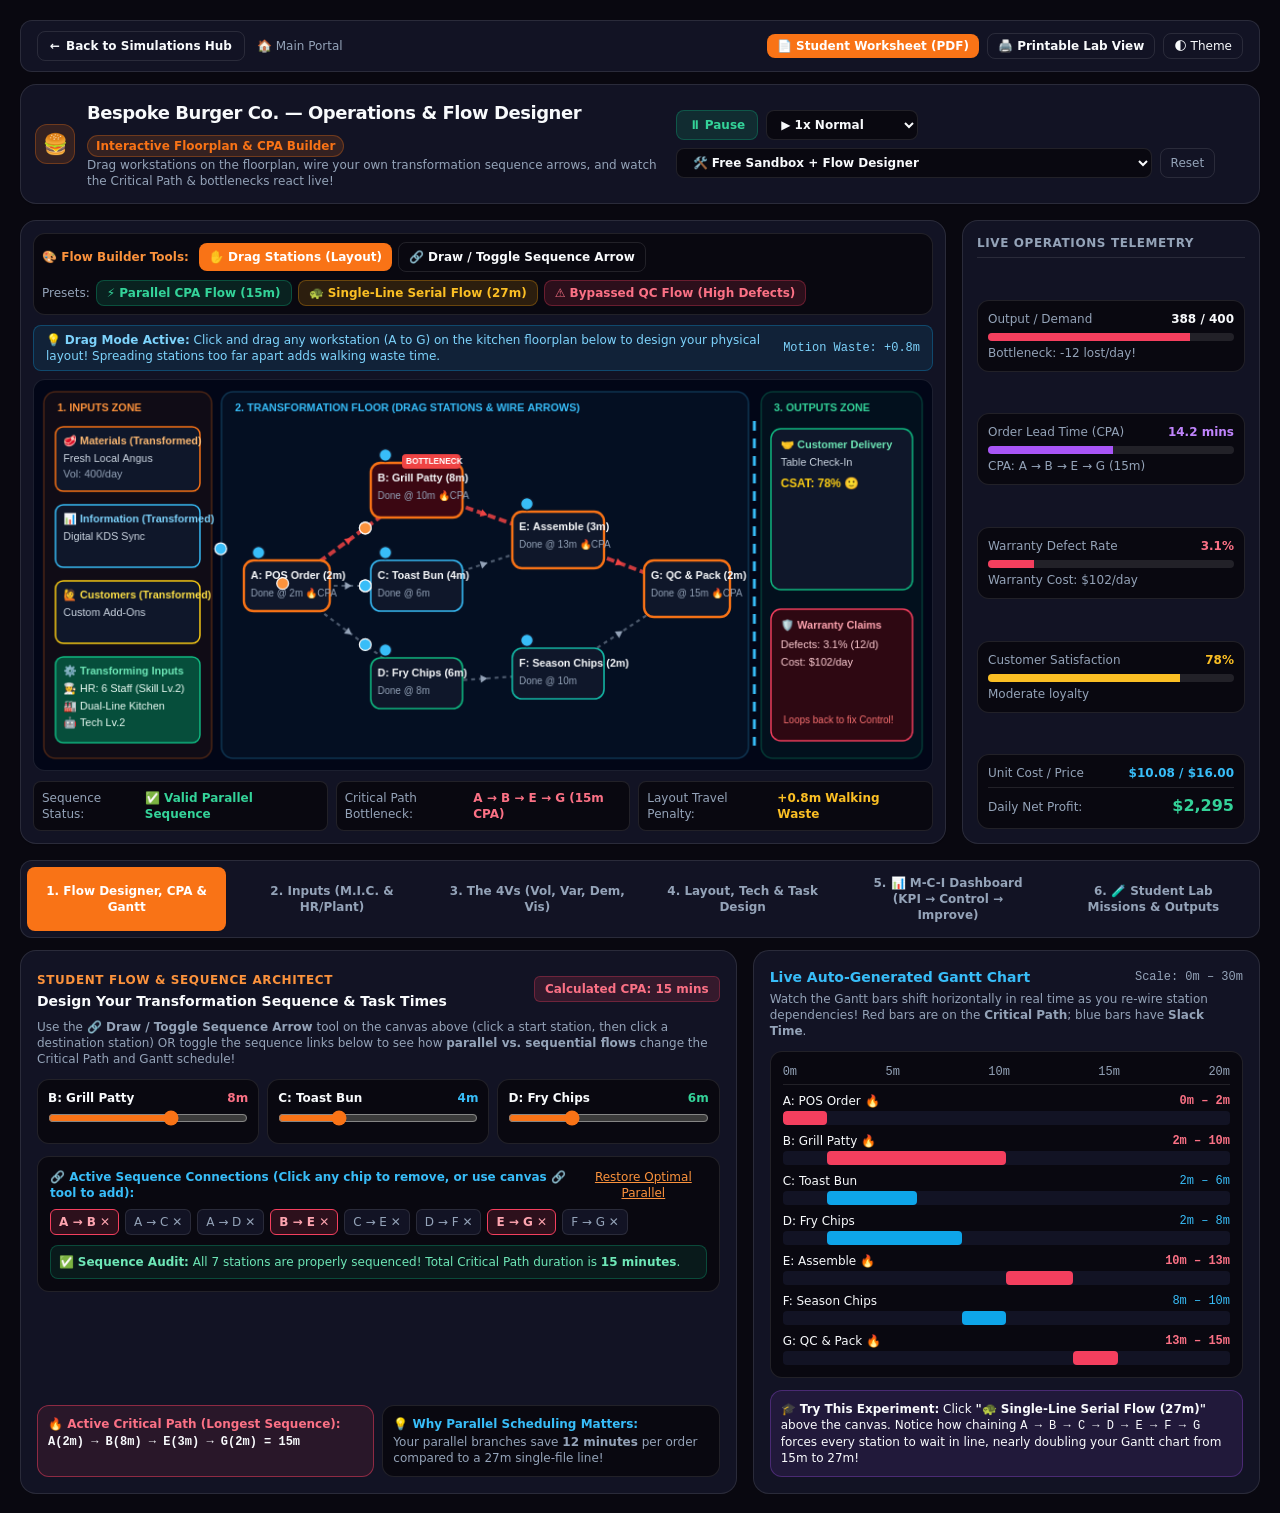
<file: operations-sim.html>
<!DOCTYPE html>
<html lang="en">
<head>
  <meta charset="UTF-8">
  <meta name="viewport" content="width=device-width, initial-scale=1.0">
  <title>Bespoke Burger Co. — Live Visual Operations &amp; Flow Designer | Year 12 Business Studies</title>
  <meta name="description" content="Interactive HSC Year 12 Business Studies Operations Simulation with Drag-and-Drop Transformation Flow & Sequence Designer, CPA, Gantt Charts, 4Vs, Inputs, and Outputs.">
  <style>
    :root {
      --background: #090810;
      --card: #121324;
      --secondary: #1e2238;
      --border: rgba(255, 255, 255, 0.1);
      --foreground: #f8fafc;
      --muted-foreground: #94a3b8;
    }
    body.light-mode {
      --background: #f8fafc;
      --card: #ffffff;
      --secondary: #f1f5f9;
      --border: rgba(15, 23, 42, 0.12);
      --foreground: #0f172a;
      --muted-foreground: #64748b;
    }
    input[type="range"] {
      accent-color: #f97316;
    }
    @keyframes flowDash {
      to { stroke-dashoffset: -24; }
    }
    .cpa-animated-edge {
      stroke-dasharray: 8 4;
      animation: flowDash 0.7s linear infinite;
    }

    /* Complete Self-Contained Reset & Utility Stylesheet (Zero External Dependencies) */
    *, ::before, ::after { box-sizing: border-box; border-width: 0; border-style: solid; border-color: var(--border); }
    html { line-height: 1.5; -webkit-text-size-adjust: 100%; font-family: ui-sans-serif, system-ui, -apple-system, BlinkMacSystemFont, "Segoe UI", Roboto, "Helvetica Neue", Arial, sans-serif; }
    body { margin: 0; line-height: inherit; background-color: var(--background); color: var(--foreground); }
    h1, h2, h3, h4, p { margin: 0; }
    button, select, input { font-family: inherit; font-size: 100%; font-weight: inherit; line-height: inherit; color: inherit; margin: 0; padding: 0; background-color: transparent; }
    button, select { text-transform: none; cursor: pointer; }
    a { color: inherit; text-decoration: inherit; }
    svg, canvas { display: block; vertical-align: middle; }

    /* Layout & Spacing */
    .antialiased { -webkit-font-smoothing: antialiased; -moz-osx-font-smoothing: grayscale; }
    .select-none { user-select: none; }
    .block { display: block; }
    .hidden { display: none !important; }
    .flex { display: flex; }
    .flex-1 { flex: 1 1 0%; }
    .flex-col { flex-direction: column; }
    .flex-wrap { flex-wrap: wrap; }
    .shrink-0 { flex-shrink: 0; }
    .grid { display: grid; }
    .grid-cols-1 { grid-template-columns: repeat(1, minmax(0, 1fr)); }
    .grid-cols-3 { grid-template-columns: repeat(3, minmax(0, 1fr)); }
    .items-center { align-items: center; }
    .items-start { align-items: flex-start; }
    .items-baseline { align-items: baseline; }
    .justify-between { justify-content: space-between; }
    .justify-center { justify-content: center; }
    .relative { position: relative; }
    .overflow-hidden { overflow: hidden; }
    .mx-auto { margin-left: auto; margin-right: auto; }
    .max-w-7xl { max-width: 80rem; }
    .w-full { width: 100%; }
    .w-10 { width: 2.5rem; }
    .min-w-\[130px\] { min-width: 130px; }
    .h-1\.5 { height: 0.375rem; }
    .h-2 { height: 0.5rem; }
    .h-3\.5 { height: 0.875rem; }
    .h-10 { height: 2.5rem; }
    .h-auto { height: auto; }
    .h-full { height: 100%; }

    /* Gaps & Space */
    .gap-1 { gap: 0.25rem; }
    .gap-1\.5 { gap: 0.375rem; }
    .gap-2 { gap: 0.5rem; }
    .gap-2\.5 { gap: 0.625rem; }
    .gap-3 { gap: 0.75rem; }
    .gap-4 { gap: 1rem; }
    .space-y-1\.5 > :not([hidden]) ~ :not([hidden]) { margin-top: 0.375rem; }
    .space-y-2 > :not([hidden]) ~ :not([hidden]) { margin-top: 0.5rem; }
    .space-y-2\.5 > :not([hidden]) ~ :not([hidden]) { margin-top: 0.625rem; }

    /* Padding & Margin */
    .p-1\.5 { padding: 0.375rem; }
    .p-2 { padding: 0.5rem; }
    .p-2\.5 { padding: 0.625rem; }
    .p-3 { padding: 0.75rem; }
    .p-3\.5 { padding: 0.875rem; }
    .p-4 { padding: 1rem; }
    .px-2 { padding-left: 0.5rem; padding-right: 0.5rem; }
    .px-2\.5 { padding-left: 0.625rem; padding-right: 0.625rem; }
    .px-3 { padding-left: 0.75rem; padding-right: 0.75rem; }
    .px-4 { padding-left: 1rem; padding-right: 1rem; }
    .py-0\.5 { padding-top: 0.125rem; padding-bottom: 0.125rem; }
    .py-1 { padding-top: 0.25rem; padding-bottom: 0.25rem; }
    .py-1\.5 { padding-top: 0.375rem; padding-bottom: 0.375rem; }
    .py-2 { padding-top: 0.5rem; padding-bottom: 0.5rem; }
    .py-2\.5 { padding-top: 0.625rem; padding-bottom: 0.625rem; }
    .pb-1 { padding-bottom: 0.25rem; }
    .pb-1\.5 { padding-bottom: 0.375rem; }
    .pt-1\.5 { padding-top: 0.375rem; }
    .mb-0\.5 { margin-bottom: 0.125rem; }
    .mb-1 { margin-bottom: 0.25rem; }
    .mb-2 { margin-bottom: 0.5rem; }
    .mb-2\.5 { margin-bottom: 0.625rem; }
    .mb-3 { margin-bottom: 0.75rem; }
    .mb-4 { margin-bottom: 1rem; }
    .mt-0\.5 { margin-top: 0.125rem; }
    .mt-1 { margin-top: 0.25rem; }
    .mt-1\.5 { margin-top: 0.375rem; }
    .mt-2 { margin-top: 0.5rem; }
    .mt-2\.5 { margin-top: 0.625rem; }
    .mt-3 { margin-top: 0.75rem; }
    .ml-2 { margin-left: 0.5rem; }
    .mr-1 { margin-right: 0.25rem; }

    /* Borders & Radius */
    .border { border-width: 1px; }
    .border-b { border-bottom-width: 1px; }
    .border-t { border-top-width: 1px; }
    .rounded { border-radius: 0.25rem; }
    .rounded-md { border-radius: 0.375rem; }
    .rounded-lg { border-radius: 0.5rem; }
    .rounded-xl { border-radius: 0.75rem; }
    .rounded-2xl { border-radius: 1rem; }
    .rounded-full { border-radius: 9999px; }

    /* Typography */
    .font-mono { font-family: ui-monospace, SFMono-Regular, Menlo, Monaco, Consolas, monospace; }
    .font-medium { font-weight: 500; }
    .font-semibold { font-weight: 600; }
    .font-bold { font-weight: 700; }
    .text-xs { font-size: 0.75rem; line-height: 1rem; }
    .text-sm { font-size: 0.875rem; line-height: 1.25rem; }
    .text-base { font-size: 1rem; line-height: 1.5rem; }
    .text-lg { font-size: 1.125rem; line-height: 1.75rem; }
    .text-xl { font-size: 1.25rem; line-height: 1.75rem; }
    .text-\[10px\] { font-size: 10px; line-height: 1.3; }
    .text-\[11px\] { font-size: 11px; line-height: 1.35; }
    .uppercase { text-transform: uppercase; }
    .underline { text-decoration: underline; }
    .text-left { text-align: left; }
    .text-right { text-align: right; }
    .tracking-tight { letter-spacing: -0.025em; }
    .tracking-wider { letter-spacing: 0.05em; }
    .leading-relaxed { line-height: 1.625; }
    .leading-snug { line-height: 1.375; }

    /* Colors & Backgrounds */
    .bg-\[var\(--background\)\] { background-color: var(--background); }
    .bg-\[var\(--card\)\] { background-color: var(--card); }
    .bg-\[var\(--secondary\)\] { background-color: var(--secondary); }
    .bg-\[var\(--border\)\] { background-color: var(--border); }
    .bg-slate-950 { background-color: #020617; }
    .bg-slate-700 { background-color: #334155; }
    .bg-orange-500 { background-color: #f97316; }
    .bg-orange-500\/15 { background-color: rgba(249, 115, 22, 0.15); }
    .bg-amber-400 { background-color: #fbbf24; }
    .bg-amber-500 { background-color: #f59e0b; }
    .bg-amber-500\/10 { background-color: rgba(245, 158, 11, 0.10); }
    .bg-amber-500\/15 { background-color: rgba(245, 158, 11, 0.15); }
    .bg-amber-500\/20 { background-color: rgba(245, 158, 11, 0.20); }
    .bg-emerald-500 { background-color: #10b981; }
    .bg-emerald-500\/10 { background-color: rgba(16, 185, 129, 0.10); }
    .bg-emerald-500\/15 { background-color: rgba(16, 185, 129, 0.15); }
    .bg-emerald-500\/20 { background-color: rgba(16, 185, 129, 0.20); }
    .bg-rose-500 { background-color: #f43f5e; }
    .bg-rose-500\/10 { background-color: rgba(244, 63, 94, 0.10); }
    .bg-rose-500\/15 { background-color: rgba(244, 63, 94, 0.15); }
    .bg-sky-500 { background-color: #0ea5e9; }
    .bg-sky-500\/10 { background-color: rgba(14, 165, 233, 0.10); }
    .bg-purple-500 { background-color: #a855f7; }
    .bg-purple-500\/10 { background-color: rgba(168, 85, 247, 0.10); }
    .bg-purple-500\/15 { background-color: rgba(168, 85, 247, 0.15); }

    .text-\[var\(--foreground\)\] { color: var(--foreground); }
    .text-\[var\(--muted-foreground\)\] { color: var(--muted-foreground); }
    .text-white { color: #ffffff; }
    .text-orange-400 { color: #fb923c; }
    .text-orange-500 { color: #f97316; }
    .text-amber-300 { color: #fcd34d; }
    .text-amber-400 { color: #fbbf24; }
    .text-amber-500 { color: #f59e0b; }
    .text-emerald-300 { color: #6ee7b7; }
    .text-emerald-400 { color: #34d399; }
    .text-rose-300 { color: #fda4af; }
    .text-rose-400 { color: #fb7185; }
    .text-sky-300 { color: #7dd3fc; }
    .text-sky-400 { color: #38bdf8; }
    .text-purple-400 { color: #c084fc; }

    .border-\[var\(--border\)\] { border-color: var(--border); }
    .border-orange-500 { border-color: #f97316; }
    .border-orange-500\/30 { border-color: rgba(249, 115, 22, 0.30); }
    .border-amber-500\/30 { border-color: rgba(245, 158, 11, 0.30); }
    .border-amber-500\/40 { border-color: rgba(245, 158, 11, 0.40); }
    .border-emerald-500\/30 { border-color: rgba(16, 185, 129, 0.30); }
    .border-emerald-500\/40 { border-color: rgba(16, 185, 129, 0.40); }
    .border-rose-500 { border-color: #f43f5e; }
    .border-rose-500\/30 { border-color: rgba(244, 63, 94, 0.30); }
    .border-rose-500\/40 { border-color: rgba(244, 63, 94, 0.40); }
    .border-rose-500\/50 { border-color: rgba(244, 63, 94, 0.50); }
    .border-sky-500\/30 { border-color: rgba(14, 165, 233, 0.30); }
    .border-purple-500\/30 { border-color: rgba(168, 85, 247, 0.30); }

    /* Interactions & Effects */
    .shadow-sm { box-shadow: 0 1px 2px 0 rgba(0, 0, 0, 0.05); }
    .cursor-grab { cursor: grab; }
    .cursor-crosshair { cursor: crosshair; }
    .transition { transition: all 150ms cubic-bezier(0.4, 0, 0.2, 1); }
    .transition-all { transition: all 150ms cubic-bezier(0.4, 0, 0.2, 1); }
    .duration-300 { transition-duration: 300ms; }
    .hover\:bg-\[var\(--secondary\)\]:hover { background-color: var(--secondary); }
    .hover\:bg-amber-500\/25:hover { background-color: rgba(245, 158, 11, 0.25); }
    .hover\:bg-emerald-500\/25:hover { background-color: rgba(16, 185, 129, 0.25); }
    .hover\:bg-rose-500\/25:hover { background-color: rgba(244, 63, 94, 0.25); }
    .hover\:border-orange-500:hover { border-color: #f97316; }
    .hover\:border-rose-400:hover { border-color: #fb7185; }
    .hover\:text-\[var\(--foreground\)\]:hover { color: var(--foreground); }
    .focus\:outline-none:focus { outline: 2px solid transparent; outline-offset: 2px; }
    .focus\:ring-2:focus { box-shadow: 0 0 0 2px #f97316; }

    /* Responsive Breakpoints */
    @media (min-width: 640px) {
      .sm\:flex-row { flex-direction: row; }
      .sm\:items-center { align-items: center; }
      .sm\:grid-cols-2 { grid-template-columns: repeat(2, minmax(0, 1fr)); }
      .sm\:grid-cols-3 { grid-template-columns: repeat(3, minmax(0, 1fr)); }
      .sm\:text-sm { font-size: 0.875rem; line-height: 1.25rem; }
    }
    @media (min-width: 768px) {
      .md\:p-5 { padding: 1.25rem; }
      .md\:text-lg { font-size: 1.125rem; line-height: 1.75rem; }
    }
    @media (min-width: 1024px) {
      .lg\:flex-row { flex-direction: row; }
      .lg\:items-center { align-items: center; }
      .lg\:justify-between { justify-content: space-between; }
      .lg\:grid-cols-12 { grid-template-columns: repeat(12, minmax(0, 1fr)); }
      .lg\:col-span-3 { grid-column: span 3 / span 3; }
      .lg\:col-span-4 { grid-column: span 4 / span 4; }
      .lg\:col-span-5 { grid-column: span 5 / span 5; }
      .lg\:col-span-6 { grid-column: span 6 / span 6; }
      .lg\:col-span-7 { grid-column: span 7 / span 7; }
      .lg\:col-span-8 { grid-column: span 8 / span 8; }
      .lg\:col-span-9 { grid-column: span 9 / span 9; }
    }

  </style>
</head>
<body class="bg-[var(--background)] text-[var(--foreground)] antialiased p-3 md:p-5 select-none">

  <!-- TOP NAVIGATION BAR -->
  <nav class="max-w-7xl mx-auto mb-3 flex flex-wrap items-center justify-between gap-2 bg-[var(--card)] border border-[var(--border)] rounded-xl px-4 py-2.5">
    <div class="flex items-center gap-3">
      <a href="simulations.html" class="text-xs font-semibold px-3 py-1.5 rounded-lg border border-[var(--border)] hover:bg-[var(--secondary)] transition flex items-center gap-1.5">
        <span>&larr;</span> <span>Back to Simulations Hub</span>
      </a>
      <a href="index.html" class="text-xs font-medium text-[var(--muted-foreground)] hover:text-[var(--foreground)] transition">
        🏠 Main Portal
      </a>
    </div>
    <div class="flex flex-wrap items-center gap-2">
      <a href="operations-sim-worksheet.pdf" target="_blank" class="text-xs font-bold px-2.5 py-1 rounded-lg bg-orange-500 text-white shadow-sm transition">
        📄 Student Worksheet (PDF)
      </a>
      <a href="operations-worksheet.html" target="_blank" class="text-xs font-semibold px-2.5 py-1 rounded-lg border border-[var(--border)] hover:bg-[var(--secondary)] transition">
        🖨️ Printable Lab View
      </a>
      <button onclick="document.body.classList.toggle('light-mode')" class="text-xs px-2.5 py-1 rounded-lg border border-[var(--border)] hover:bg-[var(--secondary)]" title="Toggle Dark/Light Theme">
        🌓 Theme
      </button>
    </div>
  </nav>

  <!-- TOP HEADER & SCENARIO BAR -->
  <header class="max-w-7xl mx-auto mb-4">
    <div class="bg-[var(--card)] border border-[var(--border)] rounded-2xl p-3.5 shadow-sm flex flex-col lg:flex-row lg:items-center lg:justify-between gap-3">
      <div class="flex items-center gap-3">
        <div class="w-10 h-10 rounded-xl bg-orange-500/15 border border-orange-500/30 flex items-center justify-center text-xl shrink-0">
          🍔
        </div>
        <div>
          <div class="flex items-center gap-2 flex-wrap">
            <h1 class="text-base md:text-lg font-bold tracking-tight">Bespoke Burger Co. — Operations &amp; Flow Designer</h1>
            <span class="text-xs font-semibold px-2 py-0.5 rounded-full bg-orange-500/15 text-orange-500 border border-orange-500/30">
              Interactive Floorplan &amp; CPA Builder
            </span>
          </div>
          <p class="text-xs text-[var(--muted-foreground)]">
            Drag workstations on the floorplan, wire your own transformation sequence arrows, and watch the Critical Path &amp; bottlenecks react live!
          </p>
        </div>
      </div>

      <!-- Mode / Speed / Scenario Controls -->
      <div class="flex flex-wrap items-center gap-2">
        <button id="btnPauseSim" onclick="toggleSimPause()" class="text-xs font-semibold px-3 py-1.5 rounded-lg bg-emerald-500/15 text-emerald-400 border border-emerald-500/30 hover:bg-emerald-500/25 transition">
          ⏸ Pause
        </button>
        <select id="simSpeedSelect" onchange="setSimSpeed(parseFloat(this.value))" class="text-xs font-semibold bg-[var(--background)] text-[var(--foreground)] border border-[var(--border)] rounded-lg px-2.5 py-1.5">
          <option value="0.6">🐢 0.5x Slow-Mo</option>
          <option value="1" selected>▶️ 1x Normal</option>
          <option value="2">⏩ 2x Rush</option>
        </select>
        <select id="scenarioSelect" onchange="loadScenario(this.value)" class="text-xs font-semibold bg-[var(--background)] text-[var(--foreground)] border border-[var(--border)] rounded-lg px-3 py-1.5 focus:outline-none focus:ring-2 focus:ring-orange-500">
          <option value="sandbox">🛠️ Free Sandbox + Flow Designer</option>
          <option value="broken_flow">🧩 Crisis 0: Fix the Broken Serial Flow! (Flow Design Challenge)</option>
          <option value="friday_rush">🔥 Crisis 1: Friday Footy Rush (Demand &amp; Bottleneck)</option>
          <option value="gourmet_pivot">👨‍🍳 Crisis 2: Gourmet Theatre Pivot (Variety &amp; Visibility)</option>
          <option value="quality_crisis">⚠️ Crisis 3: Defective Burgers &amp; Warranty Claims</option>
          <option value="speed_record">⚡ Crisis 4: 11-Min Critical Path Challenge</option>
        </select>
        <button onclick="resetToDefaults()" class="text-xs px-2.5 py-1.5 rounded-lg border border-[var(--border)] hover:bg-[var(--secondary)] text-[var(--muted-foreground)] hover:text-[var(--foreground)] transition">
          Reset
        </button>
      </div>
    </div>

    <!-- Active Challenge Banner -->
    <div id="challengeBanner" class="hidden mt-2.5 bg-amber-500/10 border border-amber-500/40 rounded-xl p-3 flex flex-col sm:flex-row sm:items-center justify-between gap-3">
      <div class="flex items-start gap-2.5">
        <span class="text-lg" id="challengeIcon">🔥</span>
        <div>
          <div class="flex items-center gap-2">
            <h2 class="text-xs font-bold text-amber-500" id="challengeTitle">Challenge</h2>
            <span id="challengeBadge" class="text-xs px-2 py-0.5 rounded-full bg-amber-500/20 text-amber-400 font-semibold">Active</span>
          </div>
          <p class="text-xs text-[var(--foreground)] mt-0.5" id="challengeDesc"></p>
          <p class="text-xs text-orange-400 mt-0.5 font-semibold" id="challengeTargets"></p>
        </div>
      </div>
      <div id="challengeSuccessBox" class="hidden shrink-0 bg-emerald-500/20 border border-emerald-500/40 text-emerald-400 px-3 py-1.5 rounded-lg text-xs font-bold">
        ✅ Challenge Solved!
      </div>
    </div>
  </header>

  <!-- ==================== HERO VISUALIZATION & INTERACTIVE FLOW BUILDER STAGE ==================== -->
  <section class="max-w-7xl mx-auto mb-4 grid grid-cols-1 lg:grid-cols-12 gap-4">
    <!-- Left 9 Cols: Interactive Animated Kitchen Floorplan Canvas -->
    <div class="lg:col-span-9 bg-[var(--card)] border border-[var(--border)] rounded-2xl p-3 shadow-sm flex flex-col">

      <!-- INTERACTIVE FLOW DESIGNER TOOLBAR -->
      <div class="flex flex-wrap items-center justify-between gap-2 mb-2.5 p-2 rounded-xl bg-[var(--background)] border border-[var(--border)]">
        <div class="flex flex-wrap items-center gap-1.5">
          <span class="text-xs font-bold text-orange-400 mr-1">🎨 Flow Builder Tools:</span>
          <button id="toolBtn-move" onclick="setCanvasTool('move')" class="text-xs font-bold px-2.5 py-1.5 rounded-lg bg-orange-500 text-white shadow-sm transition flex items-center gap-1">
            <span>✋ Drag Stations (Layout)</span>
          </button>
          <button id="toolBtn-connect" onclick="setCanvasTool('connect')" class="text-xs font-semibold px-2.5 py-1.5 rounded-lg border border-[var(--border)] hover:bg-[var(--secondary)] transition flex items-center gap-1">
            <span>🔗 Draw / Toggle Sequence Arrow</span>
          </button>
        </div>

        <div class="flex flex-wrap items-center gap-1.5">
          <span class="text-xs text-[var(--muted-foreground)]">Presets:</span>
          <button onclick="applyFlowPreset('parallel')" class="text-xs font-semibold px-2.5 py-1 rounded-lg bg-emerald-500/15 text-emerald-400 border border-emerald-500/30 hover:bg-emerald-500/25 transition" title="Grill, Bun, and Fryer run simultaneously in parallel (Shortest Lead Time!)">
            ⚡ Parallel CPA Flow (15m)
          </button>
          <button onclick="applyFlowPreset('serial')" class="text-xs font-semibold px-2.5 py-1 rounded-lg bg-amber-500/15 text-amber-400 border border-amber-500/30 hover:bg-amber-500/25 transition" title="All stations chained one after another in a single line (No parallel tasks = 27m Lead Time!)">
            🐢 Single-Line Serial Flow (27m)
          </button>
          <button onclick="applyFlowPreset('flawed')" class="text-xs font-semibold px-2.5 py-1 rounded-lg bg-rose-500/15 text-rose-400 border border-rose-500/30 hover:bg-rose-500/25 transition" title="Test what happens when a step or QC station is bypassed!">
            ⚠️ Bypassed QC Flow (High Defects)
          </button>
        </div>
      </div>

      <!-- Dynamic Flow Builder Instruction Bar -->
      <div id="flowToolHint" class="text-xs px-3 py-1.5 mb-2 rounded-lg bg-sky-500/10 border border-sky-500/30 text-sky-300 flex items-center justify-between">
        <span>💡 <strong>Drag Mode Active:</strong> Click and drag any workstation (A to G) on the kitchen floorplan below to design your physical layout! Spreading stations too far apart adds walking waste time.</span>
        <span class="font-mono text-xs shrink-0 ml-2" id="flowDistancePenalty">Motion Waste: +0.4m</span>
      </div>

      <!-- Animated HTML5 Canvas -->
      <div class="relative w-full rounded-xl overflow-hidden border border-[var(--border)] bg-slate-950">
        <canvas id="opsCanvas" width="920" height="400" class="w-full h-auto block cursor-grab"></canvas>
      </div>

      <!-- Bottom Visual Callout Strip -->
      <div class="grid grid-cols-1 sm:grid-cols-3 gap-2 mt-2.5 text-xs">
        <div class="p-2 rounded-lg bg-[var(--background)] border border-[var(--border)] flex items-center justify-between">
          <span class="text-[var(--muted-foreground)]">Sequence Status:</span>
          <span class="font-bold text-emerald-400" id="visCalloutSeq">✅ Valid Parallel Flow</span>
        </div>
        <div class="p-2 rounded-lg bg-[var(--background)] border border-[var(--border)] flex items-center justify-between">
          <span class="text-[var(--muted-foreground)]">Critical Path Bottleneck:</span>
          <span class="font-bold text-rose-400" id="visCalloutBottleneck">A &rarr; B &rarr; E &rarr; G (15m)</span>
        </div>
        <div class="p-2 rounded-lg bg-[var(--background)] border border-[var(--border)] flex items-center justify-between">
          <span class="text-[var(--muted-foreground)]">Layout Travel Penalty:</span>
          <span class="font-bold text-amber-400" id="visCalloutWall">+0.4m Walking Distance</span>
        </div>
      </div>
    </div>

    <!-- Right 3 Cols: Live Visual Gauges & KPIs -->
    <div class="lg:col-span-3 bg-[var(--card)] border border-[var(--border)] rounded-2xl p-3.5 flex flex-col justify-between gap-2">
      <div class="text-xs font-bold uppercase tracking-wider text-[var(--muted-foreground)] border-b border-[var(--border)] pb-1.5">
        Live Operations Telemetry
      </div>

      <!-- Gauge 1: Capacity vs Demand -->
      <div class="p-2.5 rounded-xl bg-[var(--background)] border border-[var(--border)]">
        <div class="flex justify-between text-xs">
          <span class="text-[var(--muted-foreground)]">Output / Demand</span>
          <span class="font-bold" id="kpiVolume">420 / 400</span>
        </div>
        <div class="w-full bg-[var(--border)] h-2 rounded-full mt-1.5 overflow-hidden">
          <div id="barVolume" class="bg-emerald-500 h-full transition-all duration-300" style="width: 85%"></div>
        </div>
        <div class="text-xs text-[var(--muted-foreground)] mt-1" id="kpiVolumeSub">Surplus capacity (+20)</div>
      </div>

      <!-- Gauge 2: Critical Path Lead Time -->
      <div class="p-2.5 rounded-xl bg-[var(--background)] border border-[var(--border)]">
        <div class="flex justify-between text-xs">
          <span class="text-[var(--muted-foreground)]">Order Lead Time (CPA)</span>
          <span class="font-bold text-purple-400"><span id="kpiLeadTime">15.0</span> mins</span>
        </div>
        <div class="w-full bg-[var(--border)] h-2 rounded-full mt-1.5 overflow-hidden">
          <div id="barLeadTime" class="bg-purple-500 h-full transition-all duration-300" style="width: 60%"></div>
        </div>
        <div class="text-xs text-[var(--muted-foreground)] mt-1" id="kpiLeadSub">Critical Path: 15m</div>
      </div>

      <!-- Gauge 3: Defect & Warranty Rate -->
      <div class="p-2.5 rounded-xl bg-[var(--background)] border border-[var(--border)]">
        <div class="flex justify-between text-xs">
          <span class="text-[var(--muted-foreground)]">Warranty Defect Rate</span>
          <span class="font-bold text-rose-400"><span id="kpiDefects">3.2</span>%</span>
        </div>
        <div class="w-full bg-[var(--border)] h-2 rounded-full mt-1.5 overflow-hidden">
          <div id="barDefects" class="bg-rose-500 h-full transition-all duration-300" style="width: 32%"></div>
        </div>
        <div class="text-xs text-[var(--muted-foreground)] mt-1" id="kpiDefectCost">Rectification: $98/day</div>
      </div>

      <!-- Gauge 4: Customer Satisfaction -->
      <div class="p-2.5 rounded-xl bg-[var(--background)] border border-[var(--border)]">
        <div class="flex justify-between text-xs">
          <span class="text-[var(--muted-foreground)]">Customer Satisfaction</span>
          <span class="font-bold text-amber-400"><span id="kpiCsat">84</span>%</span>
        </div>
        <div class="w-full bg-[var(--border)] h-2 rounded-full mt-1.5 overflow-hidden">
          <div id="barCsat" class="bg-amber-400 h-full transition-all duration-300" style="width: 84%"></div>
        </div>
        <div class="text-xs text-[var(--muted-foreground)] mt-1" id="kpiCsatSub">Repeat orders: Strong</div>
      </div>

      <!-- Gauge 5: Unit Cost & Daily Profit -->
      <div class="p-2.5 rounded-xl bg-[var(--background)] border border-[var(--border)]">
        <div class="flex justify-between text-xs">
          <span class="text-[var(--muted-foreground)]">Unit Cost / Price</span>
          <span class="font-bold text-sky-400">$<span id="kpiUnitCost">8.40</span> / $<span id="kpiUnitPrice">16.00</span></span>
        </div>
        <div class="flex justify-between items-baseline mt-1.5 pt-1.5 border-t border-[var(--border)]">
          <span class="text-xs text-[var(--muted-foreground)]">Daily Net Profit:</span>
          <span class="text-base font-bold text-emerald-400" id="kpiProfit">$1,890</span>
        </div>
      </div>
    </div>
  </section>

  <!-- ==================== SYLLABUS CONTROL DECK TABS ==================== -->
  <nav class="max-w-7xl mx-auto mb-3">
    <div class="flex flex-wrap gap-1.5 bg-[var(--card)] p-1.5 rounded-xl border border-[var(--border)]">
      <button onclick="switchTab('scheduling')" id="tabBtn-scheduling" class="tab-btn flex-1 min-w-[130px] text-xs font-semibold py-2 px-3 rounded-lg transition bg-orange-500 text-white shadow-sm">
        1. Flow Designer, CPA &amp; Gantt
      </button>
      <button onclick="switchTab('inputs')" id="tabBtn-inputs" class="tab-btn flex-1 min-w-[130px] text-xs font-semibold py-2 px-3 rounded-lg transition text-[var(--muted-foreground)] hover:text-[var(--foreground)]">
        2. Inputs (M.I.C. &amp; HR/Plant)
      </button>
      <button onclick="switchTab('fourvs')" id="tabBtn-fourvs" class="tab-btn flex-1 min-w-[130px] text-xs font-semibold py-2 px-3 rounded-lg transition text-[var(--muted-foreground)] hover:text-[var(--foreground)]">
        3. The 4Vs (Vol, Var, Dem, Vis)
      </button>
      <button onclick="switchTab('techlayout')" id="tabBtn-techlayout" class="tab-btn flex-1 min-w-[130px] text-xs font-semibold py-2 px-3 rounded-lg transition text-[var(--muted-foreground)] hover:text-[var(--foreground)]">
        4. Layout, Tech &amp; Task Design
      </button>
      <button onclick="switchTab('mci')" id="tabBtn-mci" class="tab-btn flex-1 min-w-[130px] text-xs font-semibold py-2 px-3 rounded-lg transition text-[var(--muted-foreground)] hover:text-[var(--foreground)]">
        5. 📊 M-C-I Dashboard (KPI &rarr; Control &rarr; Improve)
      </button>
      <button onclick="switchTab('outputs')" id="tabBtn-outputs" class="tab-btn flex-1 min-w-[130px] text-xs font-semibold py-2 px-3 rounded-lg transition text-[var(--muted-foreground)] hover:text-[var(--foreground)]">
        6. 🧪 Student Lab Missions &amp; Outputs
      </button>
    </div>
  </nav>

  <!-- ==================== TAB PANELS ==================== -->
  <main class="max-w-7xl mx-auto">

    <!-- TAB 1 (DEFAULT): FLOW DESIGNER, CPA & GANTT CHART -->
    <section id="panel-scheduling" class="tab-panel grid grid-cols-1 lg:grid-cols-12 gap-4">
      <!-- Left: Custom Sequence Matrix & Task Duration Sliders -->
      <div class="lg:col-span-7 bg-[var(--card)] border border-[var(--border)] rounded-2xl p-4 flex flex-col justify-between">
        <div>
          <div class="flex items-center justify-between mb-2">
            <div>
              <span class="text-xs font-bold uppercase tracking-wider text-orange-400">Student Flow &amp; Sequence Architect</span>
              <h2 class="text-sm font-bold">Design Your Transformation Sequence &amp; Task Times</h2>
            </div>
            <span class="text-xs px-2.5 py-1 rounded-md bg-rose-500/15 text-rose-400 border border-rose-500/30 font-bold">
              Calculated CPA: <span id="cpaTotalDisplay">15</span> mins
            </span>
          </div>
          <p class="text-xs text-[var(--muted-foreground)] mb-3">
            Use the <strong>🔗 Draw / Toggle Sequence Arrow</strong> tool on the canvas above (click a start station, then click a destination station) OR toggle the sequence links below to see how <strong>parallel vs. sequential flows</strong> change the Critical Path and Gantt schedule!
          </p>

          <!-- Interactive Station Duration Sliders -->
          <div class="grid grid-cols-3 gap-2 mb-3">
            <div class="p-2.5 rounded-xl bg-[var(--background)] border border-[var(--border)]">
              <div class="flex justify-between text-xs font-bold"><span>B: Grill Patty</span><span id="valTaskB" class="text-rose-400">8m</span></div>
              <input type="range" id="sliderTaskB" min="3" max="11" value="8" oninput="updateCPA()" class="w-full mt-1">
            </div>
            <div class="p-2.5 rounded-xl bg-[var(--background)] border border-[var(--border)]">
              <div class="flex justify-between text-xs font-bold"><span>C: Toast Bun</span><span id="valTaskC" class="text-sky-400">4m</span></div>
              <input type="range" id="sliderTaskC" min="2" max="9" value="4" oninput="updateCPA()" class="w-full mt-1">
            </div>
            <div class="p-2.5 rounded-xl bg-[var(--background)] border border-[var(--border)]">
              <div class="flex justify-between text-xs font-bold"><span>D: Fry Chips</span><span id="valTaskD" class="text-emerald-400">6m</span></div>
              <input type="range" id="sliderTaskD" min="3" max="13" value="6" oninput="updateCPA()" class="w-full mt-1">
            </div>
          </div>

          <!-- Active Flow Connections Manager -->
          <div class="p-3 rounded-xl bg-[var(--background)] border border-[var(--border)]">
            <div class="flex items-center justify-between mb-2">
              <span class="text-xs font-bold text-sky-400">🔗 Active Sequence Connections (Click any chip to remove, or use canvas 🔗 tool to add):</span>
              <button onclick="applyFlowPreset('parallel')" class="text-xs text-orange-400 underline">Restore Optimal Parallel</button>
            </div>
            <div id="activeEdgesList" class="flex flex-wrap gap-1.5"></div>
            <div id="flowAuditBox" class="mt-2.5 p-2 rounded-lg bg-emerald-500/10 border border-emerald-500/30 text-xs text-emerald-300">
              ✅ <strong>Sequence Audit:</strong> All stations are connected in a valid parallel network!
            </div>
          </div>
        </div>

        <!-- Path Comparison Cards -->
        <div class="mt-3 grid grid-cols-1 sm:grid-cols-2 gap-2 text-xs">
          <div class="p-2.5 rounded-xl border border-rose-500/50 bg-rose-500/10">
            <div class="font-bold text-rose-400">🔥 Active Critical Path (Longest Sequence):</div>
            <div class="font-mono mt-0.5 font-bold" id="critPathChainText">A (2m) &rarr; B (8m) &rarr; E (3m) &rarr; G (2m) = 15m</div>
          </div>
          <div class="p-2.5 rounded-xl border border-[var(--border)] bg-[var(--background)]">
            <div class="font-bold text-sky-400">💡 Why Parallel Scheduling Matters:</div>
            <div class="text-[var(--muted-foreground)] mt-0.5" id="parallelSavingText">Running B, C, and D in parallel saves <strong>12 minutes</strong> per order compared to a single-file serial line!</div>
          </div>
        </div>
      </div>

      <!-- Right: Dynamic Gantt Chart (Automatically updates from Student's Custom Flow!) -->
      <div class="lg:col-span-5 bg-[var(--card)] border border-[var(--border)] rounded-2xl p-4 flex flex-col justify-between">
        <div>
          <div class="flex items-center justify-between mb-1">
            <h2 class="text-sm font-bold text-sky-400">Live Auto-Generated Gantt Chart</h2>
            <span class="text-xs font-mono text-[var(--muted-foreground)]">Scale: 0m – 30m</span>
          </div>
          <p class="text-xs text-[var(--muted-foreground)] mb-3">
            Watch the Gantt bars shift horizontally in real time as you re-wire station dependencies! Red bars are on the <strong>Critical Path</strong>; blue bars have <strong>Slack Time</strong>.
          </p>
          <div id="ganttBarsContainer" class="bg-[var(--background)] border border-[var(--border)] rounded-xl p-3 space-y-2">
            <!-- Populated dynamically by renderCPADiagram() -->
          </div>
        </div>

        <div class="mt-3 p-2.5 rounded-xl bg-purple-500/10 border border-purple-500/30 text-xs">
          <strong>🎓 Try This Experiment:</strong> Click <strong>"🐢 Single-Line Serial Flow (27m)"</strong> above the canvas. Notice how chaining <code>A &rarr; B &rarr; C &rarr; D &rarr; E &rarr; F &rarr; G</code> forces every station to wait in line, nearly doubling your Gantt chart from 15m to 27m!
        </div>
      </div>
    </section>

    <!-- TAB 2: INPUTS -->
    <section id="panel-inputs" class="tab-panel hidden grid grid-cols-1 lg:grid-cols-12 gap-4">
      <div class="lg:col-span-6 bg-[var(--card)] border border-[var(--border)] rounded-2xl p-4">
        <div class="flex items-center justify-between mb-2">
          <h2 class="text-sm font-bold text-orange-400">Transformed Resources (Materials, Information, Customers)</h2>
          <span class="text-xs text-[var(--muted-foreground)]">Watch left side of canvas!</span>
        </div>
        <div class="grid grid-cols-1 sm:grid-cols-3 gap-2.5">
          <div class="p-3 rounded-xl bg-[var(--background)] border border-[var(--border)]">
            <div class="text-xs font-bold mb-1">🥩 Materials</div>
            <p class="text-xs text-[var(--muted-foreground)] mb-2">Raw &amp; intermediate ingredients entering the kitchen.</p>
            <div class="flex flex-col gap-1.5">
              <button onclick="setInput('materialGrade', 1)" id="btnMat-1" class="text-xs py-1.5 px-2 rounded-lg border border-[var(--border)]">Frozen Bulk ($3.20)</button>
              <button onclick="setInput('materialGrade', 2)" id="btnMat-2" class="text-xs py-1.5 px-2 rounded-lg border border-orange-500">Fresh Local ($4.60)</button>
              <button onclick="setInput('materialGrade', 3)" id="btnMat-3" class="text-xs py-1.5 px-2 rounded-lg border border-[var(--border)]">Artisan Wagyu ($6.80)</button>
            </div>
          </div>

          <div class="p-3 rounded-xl bg-[var(--background)] border border-[var(--border)]">
            <div class="text-xs font-bold mb-1">📊 Information</div>
            <p class="text-xs text-[var(--muted-foreground)] mb-2">Order dockets &amp; allergy data guiding kitchen tasks.</p>
            <div class="flex flex-col gap-1.5">
              <button onclick="setInput('infoSystem', 1)" id="btnInfo-1" class="text-xs py-1.5 px-2 rounded-lg border border-[var(--border)]">Handwritten Dockets</button>
              <button onclick="setInput('infoSystem', 2)" id="btnInfo-2" class="text-xs py-1.5 px-2 rounded-lg border border-orange-500">Digital KDS Screens</button>
              <button onclick="setInput('infoSystem', 3)" id="btnInfo-3" class="text-xs py-1.5 px-2 rounded-lg border border-[var(--border)]">AI Forecast + Allergy Sync</button>
            </div>
          </div>

          <div class="p-3 rounded-xl bg-[var(--background)] border border-[var(--border)]">
            <div class="text-xs font-bold mb-1">🙋 Customers</div>
            <p class="text-xs text-[var(--muted-foreground)] mb-2">How customer choices shape the burger output.</p>
            <div class="flex flex-col gap-1.5">
              <button onclick="setInput('custModel', 1)" id="btnCust-1" class="text-xs py-1.5 px-2 rounded-lg border border-[var(--border)]">Fixed Set Menu</button>
              <button onclick="setInput('custModel', 2)" id="btnCust-2" class="text-xs py-1.5 px-2 rounded-lg border border-orange-500">Custom Add-Ons</button>
              <button onclick="setInput('custModel', 3)" id="btnCust-3" class="text-xs py-1.5 px-2 rounded-lg border border-[var(--border)]">100% Bespoke Diet</button>
            </div>
          </div>
        </div>
      </div>

      <div class="lg:col-span-6 bg-[var(--card)] border border-[var(--border)] rounded-2xl p-4">
        <div class="flex items-center justify-between mb-2">
          <h2 class="text-sm font-bold text-emerald-400">Transforming Resources (Human Resources &amp; Facilities)</h2>
          <span class="text-xs text-[var(--muted-foreground)]">Adds chefs &amp; equipment to floorplan!</span>
        </div>
        <div class="grid grid-cols-1 sm:grid-cols-3 gap-2.5">
          <div class="p-3 rounded-xl bg-[var(--background)] border border-[var(--border)]">
            <div class="flex justify-between text-xs font-bold mb-1">
              <span>👩‍🍳 HR Roster</span>
              <span class="text-emerald-400"><span id="lblStaffCount">6</span> Staff</span>
            </div>
            <p class="text-xs text-[var(--muted-foreground)] mb-2">Watch green chef avatars appear at stations above!</p>
            <input type="range" id="sliderStaffCount" min="3" max="12" value="6" oninput="setInput('staffCount', parseInt(this.value))" class="w-full">
            <div class="flex justify-between text-xs text-[var(--muted-foreground)] mt-1">
              <span>3</span><span>6</span><span>12</span>
            </div>
          </div>

          <div class="p-3 rounded-xl bg-[var(--background)] border border-[var(--border)]">
            <div class="text-xs font-bold mb-1">🎓 HR Training</div>
            <p class="text-xs text-[var(--muted-foreground)] mb-2">Skilled chefs work faster with fewer red defective burgers.</p>
            <div class="flex flex-col gap-1.5">
              <button onclick="setInput('staffSkill', 1)" id="btnSkill-1" class="text-xs py-1.5 px-2 rounded-lg border border-[var(--border)]">Untrained Casuals</button>
              <button onclick="setInput('staffSkill', 2)" id="btnSkill-2" class="text-xs py-1.5 px-2 rounded-lg border border-orange-500">Cross-Trained Crew</button>
              <button onclick="setInput('staffSkill', 3)" id="btnSkill-3" class="text-xs py-1.5 px-2 rounded-lg border border-[var(--border)]">Certified Grill Masters</button>
            </div>
          </div>

          <div class="p-3 rounded-xl bg-[var(--background)] border border-[var(--border)]">
            <div class="text-xs font-bold mb-1">🏭 Facilities (Plant)</div>
            <p class="text-xs text-[var(--muted-foreground)] mb-2">Physical kitchen capacity &amp; grill bays.</p>
            <div class="flex flex-col gap-1.5">
              <button onclick="setInput('facilityGrade', 1)" id="btnFac-1" class="text-xs py-1.5 px-2 rounded-lg border border-[var(--border)]">Cramped Single-Grill</button>
              <button onclick="setInput('facilityGrade', 2)" id="btnFac-2" class="text-xs py-1.5 px-2 rounded-lg border border-orange-500">Dual-Line Commercial</button>
              <button onclick="setInput('facilityGrade', 3)" id="btnFac-3" class="text-xs py-1.5 px-2 rounded-lg border border-[var(--border)]">Smart Mega-Kitchen</button>
            </div>
          </div>
        </div>
      </div>
    </section>

    <!-- TAB 3: THE 4Vs -->
    <section id="panel-fourvs" class="tab-panel hidden grid grid-cols-1 lg:grid-cols-12 gap-4">
      <div class="lg:col-span-8 bg-[var(--card)] border border-[var(--border)] rounded-2xl p-4">
        <h2 class="text-sm font-bold text-orange-400 mb-2">Adjust the 4Vs &amp; Watch the Kitchen Floorplan React</h2>
        <div class="grid grid-cols-1 sm:grid-cols-2 gap-3">
          <div class="p-3 rounded-xl bg-[var(--background)] border border-[var(--border)]">
            <div class="flex justify-between text-xs font-bold mb-1">
              <span>1. Volume (Daily Order Rate)</span>
              <span class="text-orange-400"><span id="lblDemandVolume">400</span> / day</span>
            </div>
            <p class="text-xs text-[var(--muted-foreground)] mb-2">Drag up to 800 to flood the kitchen with incoming orders!</p>
            <input type="range" id="sliderVolume" min="150" max="800" step="25" value="400" oninput="setInput('demandVolume', parseInt(this.value))" class="w-full">
          </div>

          <div class="p-3 rounded-xl bg-[var(--background)] border border-[var(--border)]">
            <div class="flex justify-between text-xs font-bold mb-1">
              <span>2. Variety (Menu Mix Complexity)</span>
              <span class="text-purple-400" id="lblVarietyLevel">Medium (12 Items)</span>
            </div>
            <p class="text-xs text-[var(--muted-foreground)] mb-2">High variety spawns multi-colored custom burger orders on canvas.</p>
            <input type="range" id="sliderVariety" min="1" max="3" step="1" value="2" oninput="setInput('varietyLevel', parseInt(this.value))" class="w-full">
          </div>

          <div class="p-3 rounded-xl bg-[var(--background)] border border-[var(--border)]">
            <div class="flex justify-between text-xs font-bold mb-1">
              <span>3. Variation in Demand (Rush Surges)</span>
              <span class="text-rose-400" id="lblVariation">Moderate Peaks</span>
            </div>
            <p class="text-xs text-[var(--muted-foreground)] mb-2">Extreme variation creates sudden waves of orders that bottleneck the grill!</p>
            <input type="range" id="sliderVariation" min="1" max="3" step="1" value="2" oninput="setInput('variationLevel', parseInt(this.value))" class="w-full">
          </div>

          <div class="p-3 rounded-xl bg-[var(--background)] border border-[var(--border)]">
            <div class="flex justify-between text-xs font-bold mb-1">
              <span>4. Visibility (Customer Contact Wall)</span>
              <span class="text-amber-400" id="lblVisibility">Open Counter</span>
            </div>
            <p class="text-xs text-[var(--muted-foreground)] mb-2">Watch the divider wall on the right of the canvas open or close!</p>
            <input type="range" id="sliderVisibility" min="1" max="3" step="1" value="2" oninput="setInput('visibilityLevel', parseInt(this.value))" class="w-full">
          </div>
        </div>
      </div>

      <div class="lg:col-span-4 bg-[var(--card)] border border-[var(--border)] rounded-2xl p-4 flex flex-col justify-between">
        <div>
          <h3 class="text-xs font-bold uppercase tracking-wider text-purple-400 mb-2">4Vs Strategic Profile</h3>
          <div class="space-y-2.5 bg-[var(--background)] p-3 rounded-xl border border-[var(--border)] text-xs">
            <div>
              <div class="flex justify-between mb-0.5"><span>Economies of Scale</span><span id="diagScale" class="text-emerald-400 font-mono">Moderate</span></div>
              <div class="w-full bg-[var(--border)] h-1.5 rounded-full overflow-hidden"><div id="barDiagScale" class="bg-emerald-500 h-full" style="width:55%"></div></div>
            </div>
            <div>
              <div class="flex justify-between mb-0.5"><span>Mix Complexity</span><span id="diagComplex" class="text-purple-400 font-mono">Medium</span></div>
              <div class="w-full bg-[var(--border)] h-1.5 rounded-full overflow-hidden"><div id="barDiagComplex" class="bg-purple-500 h-full" style="width:55%"></div></div>
            </div>
            <div>
              <div class="flex justify-between mb-0.5"><span>Peak Rush Surge Risk</span><span id="diagRushRisk" class="text-amber-400 font-mono">Manageable</span></div>
              <div class="w-full bg-[var(--border)] h-1.5 rounded-full overflow-hidden"><div id="barDiagRush" class="bg-amber-500 h-full" style="width:55%"></div></div>
            </div>
            <div>
              <div class="flex justify-between mb-0.5"><span>Direct Customer Contact</span><span id="diagVisImpact" class="text-sky-400 font-mono">Moderate</span></div>
              <div class="w-full bg-[var(--border)] h-1.5 rounded-full overflow-hidden"><div id="barDiagVis" class="bg-sky-500 h-full" style="width:55%"></div></div>
            </div>
          </div>
        </div>
        <p id="fourVsCommentary" class="text-xs text-[var(--muted-foreground)] mt-2 p-2.5 rounded-lg bg-[var(--background)] border border-[var(--border)]">
          Adjust sliders to see how the 4Vs shape transformation!
        </p>
      </div>
    </section>

    <!-- TAB 4: LAYOUT, TECH, TASK DESIGN & M-C-I -->
    <section id="panel-techlayout" class="tab-panel hidden grid grid-cols-1 lg:grid-cols-12 gap-4">
      <div class="lg:col-span-6 bg-[var(--card)] border border-[var(--border)] rounded-2xl p-4">
        <div class="flex items-center justify-between mb-2">
          <h2 class="text-sm font-bold text-orange-400">Workplace Layout, Technology &amp; Task Design</h2>
          <span class="text-xs text-sky-400 font-semibold">Snap stations to a preset or drag them yourself!</span>
        </div>
        <div class="grid grid-cols-1 sm:grid-cols-3 gap-2.5">
          <div class="p-3 rounded-xl bg-[var(--background)] border border-[var(--border)]">
            <div class="text-xs font-bold mb-1">📐 Process Layout</div>
            <p class="text-xs text-[var(--muted-foreground)] mb-2">Snap stations to standard layouts or drag them freely!</p>
            <div class="flex flex-col gap-1.5">
              <button onclick="setLayoutPreset(1)" id="btnLay-1" class="text-xs py-1.5 px-2 rounded-lg border border-[var(--border)]">Process Layout (Pods)</button>
              <button onclick="setLayoutPreset(2)" id="btnLay-2" class="text-xs py-1.5 px-2 rounded-lg border border-orange-500">Product (Assembly Line)</button>
              <button onclick="setLayoutPreset(3)" id="btnLay-3" class="text-xs py-1.5 px-2 rounded-lg border border-[var(--border)]">Fixed Position (Station)</button>
            </div>
          </div>

          <div class="p-3 rounded-xl bg-[var(--background)] border border-[var(--border)]">
            <div class="text-xs font-bold mb-1">🤖 Technology</div>
            <p class="text-xs text-[var(--muted-foreground)] mb-2">Adds automated kiosks &amp; robotic clamshell grills.</p>
            <div class="flex flex-col gap-1.5">
              <button onclick="setInput('techLevel', 1)" id="btnTech-1" class="text-xs py-1.5 px-2 rounded-lg border border-[var(--border)]">Manual Grill &amp; Till</button>
              <button onclick="setInput('techLevel', 2)" id="btnTech-2" class="text-xs py-1.5 px-2 rounded-lg border border-orange-500">Kiosks + Auto-Timers</button>
              <button onclick="setInput('techLevel', 3)" id="btnTech-3" class="text-xs py-1.5 px-2 rounded-lg border border-[var(--border)]">Robotic Clamshell Grill</button>
            </div>
          </div>

          <div class="p-3 rounded-xl bg-[var(--background)] border border-[var(--border)]">
            <div class="text-xs font-bold mb-1">📋 Task Design</div>
            <p class="text-xs text-[var(--muted-foreground)] mb-2">Clarifies job roles &amp; reduces station confusion.</p>
            <div class="flex flex-col gap-1.5">
              <button onclick="setInput('taskDesign', 1)" id="btnTask-1" class="text-xs py-1.5 px-2 rounded-lg border border-[var(--border)]">Ad-Hoc Roles</button>
              <button onclick="setInput('taskDesign', 2)" id="btnTask-2" class="text-xs py-1.5 px-2 rounded-lg border border-orange-500">Specialized Stations</button>
              <button onclick="setInput('taskDesign', 3)" id="btnTask-3" class="text-xs py-1.5 px-2 rounded-lg border border-[var(--border)]">Ergonomic + Skills Audit</button>
            </div>
          </div>
        </div>
      </div>

      <div class="lg:col-span-6 bg-[var(--card)] border border-[var(--border)] rounded-2xl p-4 flex flex-col justify-between">
        <div>
          <div class="flex items-center justify-between mb-2">
            <h2 class="text-sm font-bold text-emerald-400">Monitoring, Control &amp; Improvement (M-C-I)</h2>
            <button onclick="switchTab('mci')" class="text-xs font-bold px-2.5 py-1 rounded-lg bg-emerald-500 text-white shadow-sm transition">
              📊 Open Full M-C-I KPI Dashboard &rarr;
            </button>
          </div>
          <div class="grid grid-cols-1 sm:grid-cols-3 gap-2.5">
            <div class="p-3 rounded-xl bg-[var(--background)] border border-[var(--border)]">
              <div class="text-xs font-bold mb-1">🔍 1. Monitoring</div>
              <p class="text-xs text-[var(--muted-foreground)] mb-2">Measuring actual KPIs against planned targets.</p>
              <div class="flex flex-col gap-1.5">
                <button onclick="setInput('monitoringLevel', 1)" id="btnMon-1" class="text-xs py-1.5 px-2 rounded-lg border border-[var(--border)]">Monthly Count Only</button>
                <button onclick="setInput('monitoringLevel', 2)" id="btnMon-2" class="text-xs py-1.5 px-2 rounded-lg border border-orange-500">Hourly Shift KPIs</button>
                <button onclick="setInput('monitoringLevel', 3)" id="btnMon-3" class="text-xs py-1.5 px-2 rounded-lg border border-[var(--border)]">Live IoT Sensors</button>
              </div>
            </div>

            <div class="p-3 rounded-xl bg-[var(--background)] border border-[var(--border)]">
              <div class="text-xs font-bold mb-1">🛠️ 2. Control</div>
              <p class="text-xs text-[var(--muted-foreground)] mb-2">Taking corrective action at the QC Pass gate.</p>
              <div class="flex flex-col gap-1.5">
                <button onclick="setInput('controlLevel', 1)" id="btnCtrl-1" class="text-xs py-1.5 px-2 rounded-lg border border-[var(--border)]">No Inspection</button>
                <button onclick="setInput('controlLevel', 2)" id="btnCtrl-2" class="text-xs py-1.5 px-2 rounded-lg border border-orange-500">Visual &amp; Temp Probe</button>
                <button onclick="setInput('controlLevel', 3)" id="btnCtrl-3" class="text-xs py-1.5 px-2 rounded-lg border border-[var(--border)]">Strict Auto-Reject Gate</button>
              </div>
            </div>

            <div class="p-3 rounded-xl bg-[var(--background)] border border-[var(--border)]">
              <div class="text-xs font-bold mb-1">📈 3. Improvement</div>
              <p class="text-xs text-[var(--muted-foreground)] mb-2">Continuous Kaizen &amp; bottleneck elimination.</p>
              <div class="flex flex-col gap-1.5">
                <button onclick="setInput('improvementLevel', 1)" id="btnImp-1" class="text-xs py-1.5 px-2 rounded-lg border border-[var(--border)]">Reactive Only</button>
                <button onclick="setInput('improvementLevel', 2)" id="btnImp-2" class="text-xs py-1.5 px-2 rounded-lg border border-orange-500">Kaizen Staff Huddles</button>
                <button onclick="setInput('improvementLevel', 3)" id="btnImp-3" class="text-xs py-1.5 px-2 rounded-lg border border-[var(--border)]">Six Sigma Optimization</button>
              </div>
            </div>
          </div>
        </div>
      </div>
    </section>

    <!-- TAB 5: MONITORING, CONTROL & IMPROVEMENT (M-C-I) COMMAND DASHBOARD -->
    <section id="panel-mci" class="tab-panel hidden">
      <!-- 3-Stage Closed-Loop Pipeline Header -->
      <div class="bg-[var(--card)] border border-[var(--border)] rounded-2xl p-3.5 mb-3">
        <div class="flex flex-col lg:flex-row lg:items-center lg:justify-between gap-2 mb-3">
          <div>
            <span class="text-xs font-bold uppercase tracking-wider text-emerald-400">HSC Operations Feedback Loop</span>
            <h2 class="text-sm md:text-lg font-bold">Monitoring (KPIs) &rarr; Control (Corrective Action) &rarr; Improvement (Kaizen &amp; 5 Pillars)</h2>
          </div>
          <div class="flex flex-wrap items-center gap-1.5">
            <span class="text-xs text-[var(--muted-foreground)] mr-1">Planned KPI Target Strictness:</span>
            <button onclick="setKpiStrictness(1)" id="btnStrict-1" class="text-xs px-2.5 py-1 rounded-lg border border-[var(--border)]">Relaxed Targets</button>
            <button onclick="setKpiStrictness(2)" id="btnStrict-2" class="text-xs px-2.5 py-1 rounded-lg border border-orange-500 bg-orange-500/15 text-orange-400 font-bold">HSC Benchmark</button>
            <button onclick="setKpiStrictness(3)" id="btnStrict-3" class="text-xs px-2.5 py-1 rounded-lg border border-[var(--border)]">Six Sigma World-Class</button>
          </div>
        </div>

        <!-- Visual 3-Stage Flow Banner -->
        <div class="grid grid-cols-1 sm:grid-cols-3 gap-2.5 text-xs">
          <div class="p-2.5 rounded-xl bg-[var(--background)] border border-sky-500/30 flex items-center justify-between">
            <div>
              <div class="font-bold text-sky-400">🔍 STAGE 1: MONITORING (KPIs)</div>
              <div class="text-[var(--muted-foreground)] mt-0.5">Measure actual KPIs vs planned targets</div>
            </div>
            <span id="mciStage1Badge" class="font-mono font-bold px-2 py-1 rounded-md bg-sky-500/10 text-sky-300 border border-sky-500/30">4 / 6 On Target</span>
          </div>
          <div class="p-2.5 rounded-xl bg-[var(--background)] border border-amber-500/30 flex items-center justify-between">
            <div>
              <div class="font-bold text-amber-400">🛠️ STAGE 2: CONTROL (Action)</div>
              <div class="text-[var(--muted-foreground)] mt-0.5">Assess discrepancies &amp; take corrective action</div>
            </div>
            <span id="mciStage2Badge" class="font-mono font-bold px-2 py-1 rounded-md bg-amber-500/15 text-amber-300 border border-amber-500/30">2 Variances</span>
          </div>
          <div class="p-2.5 rounded-xl bg-[var(--background)] border border-emerald-500/30 flex items-center justify-between">
            <div>
              <div class="font-bold text-emerald-400">📈 STAGE 3: IMPROVEMENT (Kaizen)</div>
              <div class="text-[var(--muted-foreground)] mt-0.5">Eliminate bottlenecks across 5 HSC pillars</div>
            </div>
            <span id="mciStage3Badge" class="font-mono font-bold px-2 py-1 rounded-md bg-emerald-500/15 text-emerald-300 border border-emerald-500/30">96.9% Yield</span>
          </div>
        </div>
      </div>

      <!-- 3-Column Interactive M-C-I Command Grid -->
      <div class="grid grid-cols-1 lg:grid-cols-12 gap-4">

        <!-- COLUMN 1 (5 cols): STAGE 1 - MONITORING (KPI SCORECARD & VARIANCE TABLE) -->
        <div class="lg:col-span-5 bg-[var(--card)] border border-[var(--border)] rounded-2xl p-4 flex flex-col justify-between">
          <div>
            <div class="flex items-center justify-between mb-2">
              <div>
                <span class="text-xs font-bold uppercase tracking-wider text-sky-400">Stage 1: Monitoring</span>
                <h3 class="text-sm font-bold">Live KPI Scorecard (Planned vs. Actual)</h3>
              </div>
              <span id="mciSensorStatus" class="text-xs font-mono px-2 py-0.5 rounded bg-sky-500/10 text-sky-300 border border-sky-500/30">Shift KPIs Active</span>
            </div>

            <!-- Monitoring Level Selector -->
            <div class="grid grid-cols-3 gap-1.5 mb-3">
              <button onclick="setInput('monitoringLevel', 1)" id="btnDashMon-1" class="text-xs py-1.5 px-2 rounded-lg border border-[var(--border)]">1. Monthly Count</button>
              <button onclick="setInput('monitoringLevel', 2)" id="btnDashMon-2" class="text-xs py-1.5 px-2 rounded-lg border border-orange-500">2. Shift KPIs</button>
              <button onclick="setInput('monitoringLevel', 3)" id="btnDashMon-3" class="text-xs py-1.5 px-2 rounded-lg border border-[var(--border)]">3. Live IoT Sensors</button>
            </div>

            <!-- Live 6-KPI Comparison Matrix -->
            <div id="kpiMatrixContainer" class="space-y-2 bg-[var(--background)] p-3 rounded-xl border border-[var(--border)]">
              <!-- Populated dynamically by renderMCIDashboard() -->
            </div>
          </div>

          <div id="monitoringInsightBox" class="mt-3 p-2.5 rounded-xl bg-sky-500/10 border border-sky-500/30 text-xs text-sky-300">
            🔍 <strong>Syllabus Note:</strong> KPIs are specific criteria used to measure the efficiency and effectiveness of the business's performance (lead times, defect rates, capacity volume, and unit costs).
          </div>
        </div>

        <!-- COLUMN 2 (4 cols): STAGE 2 - CONTROL (DISCREPANCY DIAGNOSIS & CORRECTIVE ACTIONS) -->
        <div class="lg:col-span-4 bg-[var(--card)] border border-[var(--border)] rounded-2xl p-4 flex flex-col justify-between">
          <div>
            <div class="flex items-center justify-between mb-2">
              <div>
                <span class="text-xs font-bold uppercase tracking-wider text-amber-400">Stage 2: Control</span>
                <h3 class="text-sm font-bold">Discrepancy Alerts &amp; Corrective Action</h3>
              </div>
              <span id="mciControlGateBadge" class="text-xs font-mono px-2 py-0.5 rounded bg-amber-500/15 text-amber-300 border border-amber-500/30">QC Gate L2</span>
            </div>

            <!-- Control Level Selector -->
            <div class="grid grid-cols-3 gap-1.5 mb-3">
              <button onclick="setInput('controlLevel', 1)" id="btnDashCtrl-1" class="text-xs py-1.5 px-2 rounded-lg border border-[var(--border)]">1. No QC Gate</button>
              <button onclick="setInput('controlLevel', 2)" id="btnDashCtrl-2" class="text-xs py-1.5 px-2 rounded-lg border border-orange-500">2. Temp Probe</button>
              <button onclick="setInput('controlLevel', 3)" id="btnDashCtrl-3" class="text-xs py-1.5 px-2 rounded-lg border border-[var(--border)]">3. Auto-Reject</button>
            </div>

            <!-- Active Variance Alerts -->
            <div id="controlDiscrepancyBox" class="p-2.5 rounded-xl bg-[var(--background)] border border-[var(--border)] mb-3 text-xs space-y-1.5">
              <!-- Populated dynamically by renderMCIDashboard() -->
            </div>

            <!-- Managerial Corrective Action Console -->
            <div class="p-3 rounded-xl bg-[var(--background)] border border-[var(--border)]">
              <div class="text-xs font-bold text-amber-400 mb-1.5">🛠️ Take Immediate Corrective Action (Click to intervene):</div>
              <div class="space-y-1.5">
                <button onclick="triggerCorrectiveAction('quality')" class="w-full text-left text-xs p-2 rounded-lg border border-[var(--border)] bg-[var(--card)] hover:border-orange-500 transition flex items-center justify-between">
                  <span>🛡️ <strong>Fix Quality KPI:</strong> Auto-Reject QC + Grill Master Training</span>
                  <span class="text-emerald-400 font-mono shrink-0 ml-2">-Defects</span>
                </button>
                <button onclick="triggerCorrectiveAction('leadtime')" class="w-full text-left text-xs p-2 rounded-lg border border-[var(--border)] bg-[var(--card)] hover:border-orange-500 transition flex items-center justify-between">
                  <span>⚡ <strong>Fix Lead Time KPI:</strong> Parallel CPA Flow + Robotic Tech</span>
                  <span class="text-sky-400 font-mono shrink-0 ml-2">-Wait Time</span>
                </button>
                <button onclick="triggerCorrectiveAction('capacity')" class="w-full text-left text-xs p-2 rounded-lg border border-[var(--border)] bg-[var(--card)] hover:border-orange-500 transition flex items-center justify-between">
                  <span>👩‍🍳 <strong>Fix Volume KPI:</strong> Boost HR (+2 Staff) + Upgrade Plant</span>
                  <span class="text-orange-400 font-mono shrink-0 ml-2">+Capacity</span>
                </button>
                <button onclick="triggerCorrectiveAction('flow')" class="w-full text-left text-xs p-2 rounded-lg border border-[var(--border)] bg-[var(--card)] hover:border-orange-500 transition flex items-center justify-between">
                  <span>📐 <strong>Fix Process Flow KPI:</strong> Snap Assembly Line + Task Audit</span>
                  <span class="text-purple-400 font-mono shrink-0 ml-2">-Motion</span>
                </button>
              </div>
            </div>
          </div>

          <div id="controlActionLog" class="mt-3 p-2.5 rounded-xl bg-amber-500/10 border border-amber-500/30 text-xs text-amber-300">
            📋 <strong>Control Action Log:</strong> Monitoring KPIs... Click any Corrective Action above when a KPI breaches its target!
          </div>
        </div>

        <!-- COLUMN 3 (3 cols): STAGE 3 - IMPROVEMENT (5 HSC PILLARS & KAIZEN BOTTLENECK SPRINT) -->
        <div class="lg:col-span-3 bg-[var(--card)] border border-[var(--border)] rounded-2xl p-4 flex flex-col justify-between">
          <div>
            <div class="flex items-center justify-between mb-2">
              <div>
                <span class="text-xs font-bold uppercase tracking-wider text-emerald-400">Stage 3: Improvement</span>
                <h3 class="text-sm font-bold">Kaizen &amp; 5 HSC Pillars</h3>
              </div>
            </div>

            <!-- Improvement Level Selector -->
            <div class="grid grid-cols-3 gap-1.5 mb-3">
              <button onclick="setInput('improvementLevel', 1)" id="btnDashImp-1" class="text-xs py-1.5 px-1.5 rounded-lg border border-[var(--border)]">1. Reactive</button>
              <button onclick="setInput('improvementLevel', 2)" id="btnDashImp-2" class="text-xs py-1.5 px-1.5 rounded-lg border border-orange-500">2. Kaizen</button>
              <button onclick="setInput('improvementLevel', 3)" id="btnDashImp-3" class="text-xs py-1.5 px-1.5 rounded-lg border border-[var(--border)]">3. Six Sigma</button>
            </div>

            <!-- 5 HSC Syllabus Improvement Pillars -->
            <div class="p-3 rounded-xl bg-[var(--background)] border border-[var(--border)] space-y-2.5 text-xs mb-3">
              <div class="font-bold text-emerald-400">📈 5 Syllabus Improvement Targets:</div>
              <div>
                <div class="flex justify-between mb-0.5"><span>1. Time (Lead Time Speed)</span><span id="impValTime" class="font-mono text-sky-400">78%</span></div>
                <div class="w-full bg-[var(--border)] h-1.5 rounded-full overflow-hidden"><div id="impBarTime" class="bg-sky-500 h-full transition-all" style="width:78%"></div></div>
              </div>
              <div>
                <div class="flex justify-between mb-0.5"><span>2. Process Flows (Smoothness)</span><span id="impValFlow" class="font-mono text-purple-400">85%</span></div>
                <div class="w-full bg-[var(--border)] h-1.5 rounded-full overflow-hidden"><div id="impBarFlow" class="bg-purple-500 h-full transition-all" style="width:85%"></div></div>
              </div>
              <div>
                <div class="flex justify-between mb-0.5"><span>3. Quality (Zero Defects)</span><span id="impValQual" class="font-mono text-emerald-400">88%</span></div>
                <div class="w-full bg-[var(--border)] h-1.5 rounded-full overflow-hidden"><div id="impBarQual" class="bg-emerald-500 h-full transition-all" style="width:88%"></div></div>
              </div>
              <div>
                <div class="flex justify-between mb-0.5"><span>4. Cost ($/Unit Efficiency)</span><span id="impValCost" class="font-mono text-amber-400">76%</span></div>
                <div class="w-full bg-[var(--border)] h-1.5 rounded-full overflow-hidden"><div id="impBarCost" class="bg-amber-500 h-full transition-all" style="width:76%"></div></div>
              </div>
              <div>
                <div class="flex justify-between mb-0.5"><span>5. Efficiency (Output/Staff)</span><span id="impValEff" class="font-mono text-orange-400">65/staff</span></div>
                <div class="w-full bg-[var(--border)] h-1.5 rounded-full overflow-hidden"><div id="impBarEff" class="bg-orange-500 h-full transition-all" style="width:72%"></div></div>
              </div>
            </div>

            <!-- Kaizen Bottleneck Elimination Card -->
            <div class="p-3 rounded-xl bg-[var(--background)] border border-emerald-500/30 text-xs">
              <div class="flex justify-between items-center mb-1">
                <span class="text-[var(--muted-foreground)]">Detected Bottleneck:</span>
                <span id="kaizenBottleneckName" class="font-bold text-rose-400">B: Grill (8m)</span>
              </div>
              <button onclick="runKaizenSprint()" class="w-full mt-1.5 py-2 px-3 rounded-lg bg-emerald-500 text-white font-bold shadow-sm hover:bg-emerald-500/25 transition">
                🚀 Run Kaizen Bottleneck Sprint (-1m)
              </button>
            </div>
          </div>

          <div id="kaizenStatusBox" class="mt-3 p-2.5 rounded-xl bg-emerald-500/10 border border-emerald-500/30 text-xs text-emerald-300">
            💡 <strong>Continuous Improvement (Kaizen):</strong> Ongoing commitment to shaving time off the Critical Path bottleneck and pursuing Six Sigma quality.
          </div>
        </div>

      </div>
    </section>

    <!-- TAB 6: OUTPUTS, AUTO-CHECKED LAB MISSIONS & SIMULATION-TESTING QUIZ -->
    <section id="panel-outputs" class="tab-panel hidden grid grid-cols-1 lg:grid-cols-12 gap-4">
      <!-- Left Column: Outputs Controls + 6 Live Auto-Verified Practical Lab Missions -->
      <div class="lg:col-span-5 bg-[var(--card)] border border-[var(--border)] rounded-2xl p-4 flex flex-col justify-between">
        <div>
          <h2 class="text-sm font-bold text-amber-400 mb-2">Outputs: Customer Service &amp; Warranties</h2>
          <div class="grid grid-cols-1 sm:grid-cols-2 gap-2.5 mb-2.5">
            <div class="p-2.5 rounded-xl bg-[var(--background)] border border-[var(--border)]">
              <div class="text-xs font-bold mb-1">🤝 Customer Service</div>
              <div class="flex flex-col gap-1.5 mt-1.5">
                <button onclick="setInput('servicePolicy', 1)" id="btnSrv-1" class="text-xs py-1.5 px-2 rounded-lg border border-[var(--border)]">Counter Pickup ($0/d)</button>
                <button onclick="setInput('servicePolicy', 2)" id="btnSrv-2" class="text-xs py-1.5 px-2 rounded-lg border border-orange-500">Table Service ($100/d)</button>
                <button onclick="setInput('servicePolicy', 3)" id="btnSrv-3" class="text-xs py-1.5 px-2 rounded-lg border border-[var(--border)]">VIP Concierge ($240/d)</button>
              </div>
            </div>
            <div class="p-2.5 rounded-xl bg-[var(--background)] border border-[var(--border)]">
              <div class="text-xs font-bold mb-1">🛡️ Warranty Guarantee</div>
              <div class="flex flex-col gap-1.5 mt-1.5">
                <button onclick="setInput('warrantyPolicy', 1)" id="btnWar-1" class="text-xs py-1.5 px-2 rounded-lg border border-[var(--border)]">ACL Minimum Only</button>
                <button onclick="setInput('warrantyPolicy', 2)" id="btnWar-2" class="text-xs py-1.5 px-2 rounded-lg border border-orange-500">Hot Remake Guarantee</button>
                <button onclick="setInput('warrantyPolicy', 3)" id="btnWar-3" class="text-xs py-1.5 px-2 rounded-lg border border-[var(--border)]">Remake + Full Refund</button>
              </div>
            </div>
          </div>
          <div class="p-2.5 rounded-xl bg-[var(--background)] border border-[var(--border)] text-xs mb-3">
            <div class="font-bold text-rose-400 mb-0.5">🔄 Live Warranty Feedback Loop:</div>
            <div>Defective burgers (<span id="outDefectCount" class="font-bold">13/day</span>) loop back to the <strong>Warranty Claim Desk</strong> costing <span id="outWarrantyCost" class="font-bold text-amber-400">$98/day</span>, signaling Operations to improve <em>Control</em> &amp; <em>HR Training</em>!</div>
          </div>

          <!-- 6 Live Auto-Verified Practical Lab Missions -->
          <div class="p-3 rounded-xl bg-[var(--background)] border border-emerald-500/30">
            <div class="flex items-center justify-between mb-2">
              <span class="text-xs font-bold text-emerald-400">🧪 Live Auto-Checked Lab Missions (Test the Sim!):</span>
              <span id="labMissionScoreBadge" class="text-xs font-mono font-bold px-2 py-0.5 rounded bg-emerald-500/15 text-emerald-300 border border-emerald-500/30">0 / 6 Verified</span>
            </div>
            <div id="liveLabMissionsList" class="space-y-1.5 text-xs">
              <!-- Populated dynamically by renderLabMissions() -->
            </div>
          </div>
        </div>
      </div>

      <!-- Right Column: 12 Simulation-Testing Experimental Questions -->
      <div class="lg:col-span-7 bg-[var(--card)] border border-[var(--border)] rounded-2xl p-4 flex flex-col justify-between">
        <div>
          <div class="flex items-center justify-between mb-2">
            <div>
              <span class="text-xs font-bold uppercase tracking-wider text-purple-400">Experimental Operations Lab</span>
              <h2 class="text-sm font-bold">12 Simulation-Testing Questions (Test &amp; Observe to Answer!)</h2>
            </div>
            <span class="text-xs font-bold px-2.5 py-1 rounded-full bg-purple-500/15 text-purple-400 border border-purple-500/30" id="quizScoreBadge">Score: 0 / 12</span>
          </div>

          <!-- Question Number Quick-Jump Strip -->
          <div id="quizNumberStrip" class="flex flex-wrap gap-1 mb-2.5"></div>

          <div class="p-3.5 rounded-xl bg-[var(--background)] border border-[var(--border)]">
            <div class="flex flex-wrap justify-between items-center gap-2 text-xs text-[var(--muted-foreground)] mb-2">
              <span id="quizProgress" class="font-bold text-[var(--foreground)]">Experiment 1 of 12</span>
              <span id="quizTopicTag" class="font-mono text-orange-400 px-2 py-0.5 rounded bg-orange-500/15 border border-orange-500/30">SEQUENCING &amp; CPA</span>
            </div>

            <!-- Interactive "How to Test in the Simulation" Box -->
            <div class="p-2.5 rounded-lg bg-sky-500/10 border border-sky-500/30 text-xs mb-2.5">
              <div class="flex flex-wrap items-center justify-between gap-2 mb-1">
                <span class="font-bold text-sky-400">🔬 Step-by-Step Simulation Test:</span>
                <button onclick="runCurrentQuizExperiment()" class="text-xs font-bold px-2.5 py-1 rounded-md bg-sky-500 text-white shadow-sm transition">
                  ⚡ Click to Auto-Load This Test in Sim
                </button>
              </div>
              <div id="quizExperimentInstruction" class="text-sky-300"></div>
            </div>

            <h3 class="text-xs sm:text-sm font-bold mb-2.5" id="quizQuestionText"></h3>
            <div id="quizOptions" class="space-y-1.5"></div>
            <div id="quizFeedback" class="hidden mt-2.5 p-2.5 rounded-lg text-xs"></div>

            <div class="mt-3 flex justify-between items-center pt-2 border-t border-[var(--border)]">
              <button onclick="prevQuizQuestion()" class="text-xs px-3 py-1.5 rounded-lg border border-[var(--border)] hover:bg-[var(--secondary)]">&larr; Previous Test</button>
              <span id="quizLiveReadout" class="text-xs font-mono text-[var(--muted-foreground)]"></span>
              <button onclick="nextQuizQuestion()" class="text-xs px-3 py-1.5 rounded-lg bg-orange-500 text-white font-semibold">Next Test &rarr;</button>
            </div>
          </div>
        </div>
      </div>
    </section>

  </main>

  <script>
    // ==================== STATE & CUSTOM GRAPH DESIGNER ====================
    const defaultState = {
      materialGrade: 2,
      infoSystem: 2,
      custModel: 2,
      staffCount: 6,
      staffSkill: 2,
      facilityGrade: 2,
      demandVolume: 400,
      varietyLevel: 2,
      variationLevel: 2,
      visibilityLevel: 2,
      taskA: 2,
      taskB: 8,
      taskC: 4,
      taskD: 6,
      taskE: 3,
      taskF: 2,
      taskG: 2,
      techLevel: 2,
      taskDesign: 2,
      layoutType: 2,
      monitoringLevel: 2,
      controlLevel: 2,
      improvementLevel: 2,
      servicePolicy: 2,
      warrantyPolicy: 2
    };

    let state = { ...defaultState };
    let currentScenario = 'sandbox';
    let cachedMetrics = null;

    // Interactive Flow Builder Mode: 'move' (drag stations) or 'connect' (draw/toggle sequence edges)
    let canvasTool = 'move';
    let draggingStationKey = null;
    let dragOffsetX = 0;
    let dragOffsetY = 0;
    let connectSourceKey = null;

    // Station Nodes with draggable coordinates
    const stationMeta = {
      pos:      { code: 'A', name: 'POS Order', color: '#38bdf8', w: 88, h: 52 },
      grill:    { code: 'B', name: 'Grill Patty', color: '#f97316', w: 94, h: 56 },
      bun:      { code: 'C', name: 'Toast Bun', color: '#38bdf8', w: 94, h: 52 },
      fryer:    { code: 'D', name: 'Fry Chips', color: '#10b981', w: 94, h: 52 },
      assemble: { code: 'E', name: 'Assemble', color: '#a855f7', w: 94, h: 58 },
      season:   { code: 'F', name: 'Season Chips', color: '#14b8a6', w: 94, h: 52 },
      qc:       { code: 'G', name: 'QC & Pack', color: '#eab308', w: 88, h: 58 }
    };

    let stationCoords = {};
    // Directed edges representing student's custom sequence flow: [{ from: 'pos', to: 'grill' }, ...]
    let customEdges = [];

    function setLayoutPreset(type) {
      state.layoutType = type;
      if (type === 2) {
        // Product Layout (Assembly Line)
        stationCoords = {
          pos:      { x: 215, y: 185 },
          grill:    { x: 345, y: 85  },
          bun:      { x: 345, y: 185 },
          fryer:    { x: 345, y: 285 },
          assemble: { x: 490, y: 135 },
          season:   { x: 490, y: 275 },
          qc:       { x: 625, y: 185 }
        };
      } else if (type === 1) {
        // Process Layout (Functional Pods)
        stationCoords = {
          pos:      { x: 215, y: 85  },
          grill:    { x: 350, y: 65  },
          bun:      { x: 235, y: 265 },
          fryer:    { x: 385, y: 295 },
          assemble: { x: 495, y: 110 },
          season:   { x: 520, y: 265 },
          qc:       { x: 630, y: 185 }
        };
      } else {
        // Fixed Position Layout
        stationCoords = {
          pos:      { x: 225, y: 100 },
          grill:    { x: 345, y: 70  },
          bun:      { x: 225, y: 255 },
          fryer:    { x: 355, y: 300 },
          assemble: { x: 465, y: 175 },
          season:   { x: 485, y: 295 },
          qc:       { x: 625, y: 180 }
        };
      }
      renderAll();
    }

    function applyFlowPreset(presetName) {
      connectSourceKey = null;
      if (presetName === 'parallel') {
        // Optimal Parallel Network (15m CPA)
        customEdges = [
          { from: 'pos', to: 'grill' },
          { from: 'pos', to: 'bun' },
          { from: 'pos', to: 'fryer' },
          { from: 'grill', to: 'assemble' },
          { from: 'bun', to: 'assemble' },
          { from: 'fryer', to: 'season' },
          { from: 'assemble', to: 'qc' },
          { from: 'season', to: 'qc' }
        ];
      } else if (presetName === 'serial') {
        // Single-File Serial Line (A -> B -> C -> D -> E -> F -> G = 27m CPA!)
        customEdges = [
          { from: 'pos', to: 'grill' },
          { from: 'grill', to: 'bun' },
          { from: 'bun', to: 'fryer' },
          { from: 'fryer', to: 'assemble' },
          { from: 'assemble', to: 'season' },
          { from: 'season', to: 'qc' }
        ];
      } else if (presetName === 'flawed') {
        // Bypassed Fryer & QC (Missing steps!)
        customEdges = [
          { from: 'pos', to: 'grill' },
          { from: 'pos', to: 'bun' },
          { from: 'grill', to: 'assemble' },
          { from: 'bun', to: 'assemble' }
        ];
      }
      renderAll();
    }

    function getTaskDuration(key) {
      const map = {
        pos: state.taskA,
        grill: state.taskB,
        bun: state.taskC,
        fryer: state.taskD,
        assemble: state.taskE,
        season: state.taskF,
        qc: state.taskG
      };
      return map[key] || 2;
    }

    // Dynamic DAG Critical Path & Schedule Calculator based on Student's customEdges!
    function analyzeCustomFlowGraph() {
      const keys = Object.keys(stationMeta);
      const earliestStart = {};
      const earliestFinish = {};
      const prevNodeOnLongest = {};

      keys.forEach(k => {
        earliestStart[k] = 0;
        earliestFinish[k] = getTaskDuration(k);
        prevNodeOnLongest[k] = null;
      });

      // Bellman-Ford style longest path relaxation (handles any custom student graph up to 7 nodes safely even if they accidentally make a cycle)
      for (let iter = 0; iter < keys.length; iter++) {
        customEdges.forEach(e => {
          if (earliestFinish[e.from] + getTaskDuration(e.to) > earliestFinish[e.to]) {
            earliestStart[e.to] = earliestFinish[e.from];
            earliestFinish[e.to] = earliestStart[e.to] + getTaskDuration(e.to);
            prevNodeOnLongest[e.to] = e.from;
          }
        });
      }

      // Find terminal node with max finish time
      let maxFinish = 0;
      let endKey = 'qc';
      keys.forEach(k => {
        if (earliestFinish[k] > maxFinish) {
          maxFinish = earliestFinish[k];
          endKey = k;
        }
      });

      // Reconstruct Critical Path chain
      const critNodes = new Set();
      const critEdges = new Set();
      let curr = endKey;
      const chainOrder = [];
      let safety = 0;
      while (curr && safety < 10) {
        critNodes.add(curr);
        chainOrder.unshift(curr);
        const prev = prevNodeOnLongest[curr];
        if (prev) {
          critEdges.add(`${prev}->${curr}`);
        }
        curr = prev;
        safety++;
      }

      // Audit student's flow for missing stations or bypassed QC
      const reachableFromPos = new Set(['pos']);
      let changed = true;
      while (changed) {
        changed = false;
        customEdges.forEach(e => {
          if (reachableFromPos.has(e.from) && !reachableFromPos.has(e.to)) {
            reachableFromPos.add(e.to);
            changed = true;
          }
        });
      }

      const disconnectedStations = keys.filter(k => !reachableFromPos.has(k));
      const qcConnected = reachableFromPos.has('qc') && customEdges.some(e => e.to === 'qc');

      // Calculate total physical walking/conveyor distance across all active edges
      let totalPixelDist = 0;
      customEdges.forEach(e => {
        const c1 = stationCoords[e.from];
        const c2 = stationCoords[e.to];
        if (c1 && c2) {
          totalPixelDist += Math.hypot(c2.x - c1.x, c2.y - c1.y);
        }
      });
      // Optimal compact distance is ~950px; excess distance adds motion waste time
      const motionPenalty = +Math.max(0, (totalPixelDist - 850) / 450).toFixed(1);

      return {
        rawCPA: maxFinish,
        earliestStart,
        earliestFinish,
        critNodes,
        critEdges,
        chainOrder,
        disconnectedStations,
        qcConnected,
        motionPenalty
      };
    }

    // ==================== SCENARIO CHALLENGES ====================
    const scenarios = {
      broken_flow: {
        icon: '🧩',
        title: 'Crisis 0: Fix the Broken Serial Flow! (Sequencing & Scheduling Challenge)',
        desc: 'A rookie manager chained all 7 stations in a single-file line (A→B→C→D→E→F→G), blowing lead time out to 27 mins! Re-wire the stations into a Parallel Flow so Grill, Bun, and Fryer run simultaneously.',
        targetsText: 'Goal: Re-wire the flow (or click "⚡ Parallel CPA Flow") so all 7 stations are connected and Order Lead Time drops to <= 15.5 mins!',
        setup: { demandVolume: 400 },
        onLoad: () => applyFlowPreset('serial'),
        checkWin: (m) => m.flowInfo.disconnectedStations.length === 0 && m.flowInfo.qcConnected && m.leadTime <= 15.5
      },
      friday_rush: {
        icon: '🔥',
        title: 'Crisis 1: Friday Night Footy Rush (Variation in Demand & Bottleneck)',
        desc: 'Look at the canvas! Demand surged to 650/day with Extreme Variation (+80% rush waves) and a Process Pod layout. The Grill queue is flashing red!',
        targetsText: 'Goal: Reach Capacity >= 650/day, Lead Time <= 14.0m, and Daily Profit >= $2,200 (Hint: Try Product Layout, more HR & Tech!).',
        setup: { demandVolume: 650, variationLevel: 3, varietyLevel: 1, staffCount: 4, facilityGrade: 1, layoutType: 1, techLevel: 1 },
        onLoad: () => { setLayoutPreset(1); applyFlowPreset('parallel'); },
        checkWin: (m) => m.effectiveCapacity >= 650 && m.leadTime <= 14.0 && m.dailyProfit >= 2200
      },
      gourmet_pivot: {
        icon: '👨‍🍳',
        title: 'Crisis 2: Gourmet Theatre Pivot (High Variety & High Visibility)',
        desc: 'The glass theatre wall is wide open (Visibility = High) and the menu is 100% Bespoke (Variety = High), but untrained staff & frozen beef are causing customer complaints!',
        targetsText: 'Goal: Keep Variety & Visibility at 3, achieve Customer Satisfaction >= 90%, and Defect Rate <= 2.5%.',
        setup: { demandVolume: 300, varietyLevel: 3, visibilityLevel: 3, custModel: 3, materialGrade: 1, staffSkill: 1, layoutType: 2, servicePolicy: 1 },
        onLoad: () => applyFlowPreset('parallel'),
        checkWin: (m) => state.varietyLevel === 3 && state.visibilityLevel === 3 && m.csat >= 90 && m.defectRate <= 2.5
      },
      quality_crisis: {
        icon: '⚠️',
        title: 'Crisis 3: Defective Burgers & Warranty Blowout (Control & Warranties)',
        desc: 'Watch the red defective burgers escaping through the QC Pass and looping back to the Warranty Claim desk! Defect claims are over 11%.',
        targetsText: 'Goal: Reduce Warranty Defect Rate to <= 1.8%, achieve Customer Satisfaction >= 88%, and Profit >= $1,700.',
        setup: { infoSystem: 1, staffSkill: 1, taskDesign: 1, monitoringLevel: 1, controlLevel: 1, improvementLevel: 1, warrantyPolicy: 3 },
        onLoad: () => applyFlowPreset('parallel'),
        checkWin: (m) => m.defectRate <= 1.8 && m.csat >= 88 && m.dailyProfit >= 1700
      },
      speed_record: {
        icon: '⚡',
        title: 'Crisis 4: 11-Minute Critical Path Challenge (CPA & Bottlenecks)',
        desc: 'Both the Grill (10m) and Fryer (9m) paths are holding up total order completion! Shorten the Critical Path tasks and upgrade Tech/Task Design.',
        targetsText: 'Goal: Reduce Order Lead Time to <= 11.0 mins while keeping Defect Rate <= 3.0%.',
        setup: { taskB: 10, taskC: 5, taskD: 9, techLevel: 1, taskDesign: 1, improvementLevel: 1 },
        onLoad: () => applyFlowPreset('parallel'),
        checkWin: (m) => m.leadTime <= 11.0 && m.defectRate <= 3.0
      }
    };

    // ==================== CORE METRICS ENGINE ====================
    function calculateMetrics() {
      const flowInfo = analyzeCustomFlowGraph();
      const rawCPA = flowInfo.rawCPA;

      let speedMod = flowInfo.motionPenalty;
      if (state.varietyLevel === 3) speedMod += 1.5;
      if (state.varietyLevel === 1) speedMod -= 0.8;
      if (state.techLevel === 2) speedMod -= 1.0;
      if (state.techLevel === 3) speedMod -= 2.2;
      if (state.taskDesign === 1) speedMod += 1.5;
      if (state.taskDesign === 3) speedMod -= 0.8;
      if (state.improvementLevel === 3) speedMod -= 0.7;

      let layoutFit = 0;
      if (state.layoutType === 2 && state.varietyLevel <= 2) layoutFit = 1;
      else if (state.layoutType === 1 && state.varietyLevel === 3) layoutFit = 1;
      else if (state.layoutType === 3 && state.demandVolume <= 250 && state.varietyLevel === 3) layoutFit = 1;
      else if (state.layoutType === 3 && state.demandVolume > 350) layoutFit = -2;

      if (layoutFit === 1) speedMod -= 0.6;
      if (layoutFit === -2) speedMod += 2.5;

      const leadTime = Math.max(6.0, +(rawCPA + speedMod).toFixed(1));

      const baseStaffCap = state.staffCount * (state.staffSkill === 1 ? 48 : state.staffSkill === 2 ? 62 : 75);
      const facilityCap = state.facilityGrade === 1 ? 340 : state.facilityGrade === 2 ? 560 : 850;
      const techCapBonus = state.techLevel === 1 ? 0.9 : state.techLevel === 2 ? 1.05 : 1.22;
      const variationPenalty = state.variationLevel === 1 ? 1.0 : state.variationLevel === 2 ? 0.92 : 0.78;
      const layoutCapMod = layoutFit === -2 ? 0.75 : layoutFit === 1 ? 1.08 : 0.96;
      // Serial slow flow also chokes daily throughput capacity
      const flowCapMod = rawCPA > 20 ? 0.72 : 1.0;

      const effectiveCapacity = Math.round(Math.min(baseStaffCap, facilityCap) * techCapBonus * variationPenalty * layoutCapMod * flowCapMod);
      const unitsSold = Math.min(state.demandVolume, effectiveCapacity);
      const unmetDemand = Math.max(0, state.demandVolume - effectiveCapacity);

      let defectRate = 5.5;
      if (state.materialGrade === 1) defectRate += 1.6;
      if (state.materialGrade === 3) defectRate -= 1.0;
      if (state.infoSystem === 1) defectRate += 2.4;
      if (state.infoSystem === 3) defectRate -= 1.1;
      if (state.staffSkill === 1) defectRate += 2.2;
      if (state.staffSkill === 3) defectRate -= 1.2;
      if (state.varietyLevel === 3) defectRate += 1.2;
      if (state.taskDesign === 1) defectRate += 1.8;
      if (state.taskDesign === 3) defectRate -= 0.8;
      if (state.monitoringLevel === 2) defectRate -= 0.6;
      if (state.monitoringLevel === 3) defectRate -= 1.2;
      if (state.controlLevel === 1) defectRate += 2.5;
      if (state.controlLevel === 2) defectRate -= 1.2;
      if (state.controlLevel === 3) defectRate -= 2.2;
      if (state.improvementLevel === 2) defectRate -= 0.6;
      if (state.improvementLevel === 3) defectRate -= 1.4;

      // Penalties if student disconnected stations or bypassed QC in their flow!
      if (!flowInfo.qcConnected) defectRate += 6.5;
      if (flowInfo.disconnectedStations.length > 0) defectRate += flowInfo.disconnectedStations.length * 3.0;

      defectRate = Math.max(0.4, Math.min(25.0, +defectRate.toFixed(1)));
      const defectUnits = Math.round(unitsSold * (defectRate / 100));

      const matCosts = { 1: 3.20, 2: 4.60, 3: 6.80 };
      const volumeDiscount = state.demandVolume >= 550 ? 0.88 : state.demandVolume >= 350 ? 0.95 : 1.0;
      const materialCostPerUnit = matCosts[state.materialGrade] * volumeDiscount;

      const wagePerStaff = state.staffSkill === 1 ? 140 : state.staffSkill === 2 ? 175 : 220;
      const dailyLaborCost = state.staffCount * wagePerStaff;
      const facilityCost = state.facilityGrade === 1 ? 250 : state.facilityGrade === 2 ? 500 : 900;
      const techCost = state.techLevel === 1 ? 0 : state.techLevel === 2 ? 180 : 420;
      const infoCost = state.infoSystem === 1 ? 20 : state.infoSystem === 2 ? 75 : 150;
      const mciCost = (state.monitoringLevel * 30) + (state.controlLevel * 35) + (state.improvementLevel * 40);
      const serviceFixedCost = state.servicePolicy === 1 ? 0 : state.servicePolicy === 2 ? 100 : 240;

      const warrantyCostPerDefect = state.warrantyPolicy === 1 ? 5.50 : state.warrantyPolicy === 2 ? 8.50 : 16.00;
      const dailyWarrantyCost = Math.round(defectUnits * warrantyCostPerDefect);

      const totalOperatingCost = (unitsSold * materialCostPerUnit) + dailyLaborCost + facilityCost + techCost + infoCost + mciCost + serviceFixedCost + dailyWarrantyCost;
      const unitCost = unitsSold > 0 ? +(totalOperatingCost / unitsSold).toFixed(2) : 0;

      let unitPrice = 15.00;
      if (state.materialGrade === 3) unitPrice += 2.50;
      if (state.custModel === 2) unitPrice += 1.00;
      if (state.custModel === 3) unitPrice += 2.50;
      if (state.varietyLevel === 3) unitPrice += 1.00;
      if (state.servicePolicy === 3) unitPrice += 1.00;

      const dailyRevenue = unitsSold * unitPrice;
      const dailyProfit = Math.round(dailyRevenue - totalOperatingCost);

      let csat = 78;
      if (state.materialGrade === 3) csat += 8;
      if (state.materialGrade === 1) csat -= 10;
      if (state.custModel === 3) csat += 5;
      if (state.varietyLevel === 3) csat += 4;
      if (leadTime <= 12) csat += 8;
      else if (leadTime > 16) csat -= Math.round((leadTime - 16) * 3.5);
      if (unmetDemand > 0) csat -= Math.min(20, Math.round(unmetDemand / 12));
      csat -= Math.round(defectRate * 2.2);

      if (state.visibilityLevel === 3) {
        if (state.staffSkill === 3 && state.materialGrade >= 2) csat += 7;
        if (state.staffSkill === 1) csat -= 9;
      }
      if (state.servicePolicy === 2) csat += 5;
      if (state.servicePolicy === 3) csat += 10;
      if (state.warrantyPolicy === 2) csat += 3;
      if (state.warrantyPolicy === 3) csat += 7;

      csat = Math.max(10, Math.min(99, Math.round(csat)));

      return {
        flowInfo,
        rawCPA,
        leadTime, effectiveCapacity, unitsSold, unmetDemand,
        defectRate, defectUnits, dailyWarrantyCost,
        unitCost, unitPrice, dailyProfit, csat, layoutFit
      };
    }

    // ==================== INTERACTIVE CANVAS & POINTER EVENTS ====================
    const canvas = document.getElementById('opsCanvas');
    const ctx = canvas.getContext('2d');
    let simPaused = false;
    let simSpeed = 1.0;
    let particles = [];
    let customerFeedbacks = [];
    let tickCount = 0;

    function setCanvasTool(toolName) {
      canvasTool = toolName;
      connectSourceKey = null;
      const moveBtn = document.getElementById('toolBtn-move');
      const connBtn = document.getElementById('toolBtn-connect');
      const hint = document.getElementById('flowToolHint');

      if (toolName === 'move') {
        moveBtn.className = 'text-xs font-bold px-2.5 py-1.5 rounded-lg bg-orange-500 text-white shadow-sm transition flex items-center gap-1';
        connBtn.className = 'text-xs font-semibold px-2.5 py-1.5 rounded-lg border border-[var(--border)] hover:bg-[var(--secondary)] transition flex items-center gap-1';
        canvas.className = 'w-full h-auto block cursor-grab';
        hint.innerHTML = `<span>💡 <strong>Drag Mode Active:</strong> Click and drag any workstation (A to G) on the kitchen floorplan below to design your physical layout!</span><span class="font-mono text-xs shrink-0 ml-2" id="flowDistancePenalty">Motion Waste: +${cachedMetrics ? cachedMetrics.flowInfo.motionPenalty : 0.4}m</span>`;
      } else {
        connBtn.className = 'text-xs font-bold px-2.5 py-1.5 rounded-lg bg-sky-500 text-white shadow-sm transition flex items-center gap-1';
        moveBtn.className = 'text-xs font-semibold px-2.5 py-1.5 rounded-lg border border-[var(--border)] hover:bg-[var(--secondary)] transition flex items-center gap-1';
        canvas.className = 'w-full h-auto block cursor-crosshair';
        hint.innerHTML = `<span>🔗 <strong>Sequence Arrow Tool Active:</strong> Click a <strong>SOURCE station</strong>, then click a <strong>DESTINATION station</strong> to add or remove a flow arrow!</span><span class="font-mono text-xs shrink-0 ml-2">Click 2 stations</span>`;
      }
    }

    function getCanvasMousePos(evt) {
      const rect = canvas.getBoundingClientRect();
      const scaleX = canvas.width / rect.width;
      const scaleY = canvas.height / rect.height;
      const clientX = evt.touches ? evt.touches[0].clientX : evt.clientX;
      const clientY = evt.touches ? evt.touches[0].clientY : evt.clientY;
      return {
        x: (clientX - rect.left) * scaleX,
        y: (clientY - rect.top) * scaleY
      };
    }

    function findStationAt(x, y) {
      for (const key of Object.keys(stationMeta)) {
        const c = stationCoords[key];
        const m = stationMeta[key];
        if (x >= c.x && x <= c.x + m.w && y >= c.y && y <= c.y + m.h) {
          return key;
        }
      }
      return null;
    }

    canvas.addEventListener('mousedown', onPointerDown);
    canvas.addEventListener('mousemove', onPointerMove);
    window.addEventListener('mouseup', onPointerUp);
    canvas.addEventListener('touchstart', (e) => { e.preventDefault(); onPointerDown(e); }, { passive: false });
    canvas.addEventListener('touchmove', (e) => { e.preventDefault(); onPointerMove(e); }, { passive: false });
    window.addEventListener('touchend', onPointerUp);

    function onPointerDown(evt) {
      const pos = getCanvasMousePos(evt);
      const hitKey = findStationAt(pos.x, pos.y);
      if (!hitKey) {
        connectSourceKey = null;
        return;
      }

      if (canvasTool === 'move') {
        draggingStationKey = hitKey;
        dragOffsetX = pos.x - stationCoords[hitKey].x;
        dragOffsetY = pos.y - stationCoords[hitKey].y;
      } else if (canvasTool === 'connect') {
        if (!connectSourceKey) {
          connectSourceKey = hitKey;
        } else if (connectSourceKey === hitKey) {
          connectSourceKey = null;
        } else {
          toggleDirectedEdge(connectSourceKey, hitKey);
          connectSourceKey = null;
        }
      }
    }

    function onPointerMove(evt) {
      if (!draggingStationKey) return;
      const pos = getCanvasMousePos(evt);
      const m = stationMeta[draggingStationKey];
      // Constrain station inside the Transformation Floor zone (x: 196 to 730, y: 40 to 360)
      stationCoords[draggingStationKey].x = Math.max(198, Math.min(730 - m.w, pos.x - dragOffsetX));
      stationCoords[draggingStationKey].y = Math.max(42, Math.min(365 - m.h, pos.y - dragOffsetY));
      renderAll();
    }

    function onPointerUp() {
      draggingStationKey = null;
    }

    function toggleDirectedEdge(fromKey, toKey) {
      const existingIdx = customEdges.findIndex(e => e.from === fromKey && e.to === toKey);
      if (existingIdx >= 0) {
        customEdges.splice(existingIdx, 1);
      } else {
        // Remove reverse edge if exists to prevent 2-node infinite loop
        const revIdx = customEdges.findIndex(e => e.from === toKey && e.to === fromKey);
        if (revIdx >= 0) customEdges.splice(revIdx, 1);
        customEdges.push({ from: fromKey, to: toKey });
      }
      renderAll();
    }

    function removeEdgeByIndex(idx) {
      customEdges.splice(idx, 1);
      renderAll();
    }

    // ==================== PARTICLE ANIMATION ALONG STUDENT'S CUSTOM EDGES ====================
    function spawnOrderParticle() {
      const m = cachedMetrics || calculateMetrics();
      const colors = state.varietyLevel === 1
        ? ['#fb923c']
        : state.varietyLevel === 2
          ? ['#fb923c', '#38bdf8', '#a78bfa']
          : ['#fb923c', '#38bdf8', '#a78bfa', '#f472b6', '#34d399', '#facc15'];

      const isDefective = Math.random() * 100 < m.defectRate;

      particles.push({
        fromNode: 'INPUT',
        toNode: 'pos',
        progress: 0,
        color: colors[Math.floor(Math.random() * colors.length)],
        isDefective: isDefective,
        caughtByQC: false,
        hops: 0
      });
    }

    function drawRoundedRect(x, y, w, h, r, fill, stroke, strokeWidth = 1.5) {
      ctx.beginPath();
      ctx.roundRect(x, y, w, h, r);
      if (fill) {
        ctx.fillStyle = fill;
        ctx.fill();
      }
      if (stroke) {
        ctx.strokeStyle = stroke;
        ctx.lineWidth = strokeWidth;
        ctx.stroke();
      }
    }

    function drawArrowhead(fromX, fromY, toX, toY, color) {
      const angle = Math.atan2(toY - fromY, toX - fromX);
      const midX = (fromX + toX) / 2;
      const midY = (fromY + toY) / 2;
      const headLen = 8;
      ctx.beginPath();
      ctx.moveTo(midX, midY);
      ctx.lineTo(midX - headLen * Math.cos(angle - Math.PI / 6), midY - headLen * Math.sin(angle - Math.PI / 6));
      ctx.lineTo(midX - headLen * Math.cos(angle + Math.PI / 6), midY - headLen * Math.sin(angle + Math.PI / 6));
      ctx.closePath();
      ctx.fillStyle = color;
      ctx.fill();
    }

    function renderCanvasFrame() {
      if (!cachedMetrics) cachedMetrics = calculateMetrics();
      const m = cachedMetrics;

      ctx.clearRect(0, 0, canvas.width, canvas.height);

      // 1. THREE ZONE BACKGROUNDS
      drawRoundedRect(10, 12, 172, 376, 12, 'rgba(249, 115, 22, 0.06)', 'rgba(249, 115, 22, 0.28)');
      ctx.fillStyle = '#fb923c';
      ctx.font = 'bold 11px sans-serif';
      ctx.fillText('1. INPUTS ZONE', 24, 32);

      drawRoundedRect(192, 12, 540, 376, 12, 'rgba(56, 189, 248, 0.05)', 'rgba(56, 189, 248, 0.25)');
      ctx.fillStyle = '#38bdf8';
      ctx.fillText('2. TRANSFORMATION FLOOR (DRAG STATIONS & WIRE ARROWS)', 206, 32);

      drawRoundedRect(745, 12, 165, 376, 12, 'rgba(16, 185, 129, 0.06)', 'rgba(16, 185, 129, 0.28)');
      ctx.fillStyle = '#34d399';
      ctx.fillText('3. OUTPUTS ZONE', 758, 32);

      // 2. INPUTS BOXES
      const matNames = { 1: 'Frozen Bulk Beef', 2: 'Fresh Local Angus', 3: 'Artisan Wagyu' };
      drawRoundedRect(22, 48, 148, 66, 8, '#0f172a', '#f97316');
      ctx.fillStyle = '#fdba74';
      ctx.font = 'bold 11px sans-serif';
      ctx.fillText('🥩 Materials (Transformed)', 30, 66);
      ctx.fillStyle = '#cbd5e1';
      ctx.font = '11px sans-serif';
      ctx.fillText(matNames[state.materialGrade], 30, 84);
      ctx.fillStyle = '#94a3b8';
      ctx.fillText(`Vol: ${state.demandVolume}/day`, 30, 100);

      const infoNames = { 1: 'Paper Dockets', 2: 'Digital KDS Sync', 3: 'AI Forecast + Allergy' };
      drawRoundedRect(22, 128, 148, 64, 8, '#0f172a', '#38bdf8');
      ctx.fillStyle = '#7dd3fc';
      ctx.font = 'bold 11px sans-serif';
      ctx.fillText('📊 Information (Transformed)', 30, 146);
      ctx.fillStyle = '#cbd5e1';
      ctx.font = '11px sans-serif';
      ctx.fillText(infoNames[state.infoSystem], 30, 164);

      const custNames = { 1: 'Set Menu Orders', 2: 'Custom Add-Ons', 3: '100% Bespoke Diet' };
      drawRoundedRect(22, 206, 148, 64, 8, '#0f172a', '#facc15');
      ctx.fillStyle = '#fde047';
      ctx.font = 'bold 11px sans-serif';
      ctx.fillText('🙋 Customers (Transformed)', 30, 224);
      ctx.fillStyle = '#cbd5e1';
      ctx.font = '11px sans-serif';
      ctx.fillText(custNames[state.custModel], 30, 242);

      drawRoundedRect(22, 284, 148, 88, 8, '#064e3b', '#10b981');
      ctx.fillStyle = '#6ee7b7';
      ctx.font = 'bold 11px sans-serif';
      ctx.fillText('⚙️ Transforming Inputs', 30, 302);
      ctx.fillStyle = '#ecfdf5';
      ctx.font = '11px sans-serif';
      ctx.fillText(`👩‍🍳 HR: ${state.staffCount} Staff (Skill Lv.${state.staffSkill})`, 30, 320);
      const facShort = { 1: 'Single Grill Plant', 2: 'Dual-Line Kitchen', 3: 'Smart Mega-Plant' };
      ctx.fillText(`🏭 ${facShort[state.facilityGrade]}`, 30, 338);
      ctx.fillText(`🤖 Tech Lv.${state.techLevel}`, 30, 355);

      // 3. DRAW STUDENT'S CUSTOM SEQUENCE ARROWS
      customEdges.forEach(e => {
        const c1 = stationCoords[e.from];
        const c2 = stationCoords[e.to];
        const m1 = stationMeta[e.from];
        const m2 = stationMeta[e.to];
        const x1 = c1.x + m1.w / 2;
        const y1 = c1.y + m1.h / 2;
        const x2 = c2.x + m2.w / 2;
        const y2 = c2.y + m2.h / 2;

        const isCrit = m.flowInfo.critEdges.has(`${e.from}->${e.to}`);
        ctx.beginPath();
        ctx.moveTo(x1, y1);
        ctx.lineTo(x2, y2);
        ctx.strokeStyle = isCrit ? 'rgba(239, 68, 68, 0.85)' : 'rgba(148, 163, 184, 0.5)';
        ctx.lineWidth = isCrit ? 4 : 2.2;
        if (isCrit) {
          ctx.setLineDash([8, 4]);
          ctx.lineDashOffset = -(tickCount * 0.6);
        } else {
          ctx.setLineDash([4, 4]);
          ctx.lineDashOffset = 0;
        }
        ctx.stroke();
        ctx.setLineDash([]);

        drawArrowhead(x1, y1, x2, y2, isCrit ? '#ef4444' : '#94a3b8');
      });

      // 4. DRAW DRAGGABLE WORKSTATIONS
      Object.keys(stationMeta).forEach(key => {
        const meta = stationMeta[key];
        const coord = stationCoords[key];
        const dur = getTaskDuration(key);
        const isCritNode = m.flowInfo.critNodes.has(key);
        const isDisconnected = m.flowInfo.disconnectedStations.includes(key);
        const isSelectedSource = connectSourceKey === key;

        const isBottleneck = (key === 'grill' && (m.unmetDemand > 0 || dur >= 8)) ||
                             (key === 'fryer' && dur >= 9);

        let strokeCol = isSelectedSource ? '#38bdf8' : isDisconnected ? '#ef4444' : isCritNode ? '#f97316' : meta.color;
        let bgCol = isSelectedSource ? '#0c4a6e' : isDisconnected ? '#450a0a' : isBottleneck ? '#3b0712' : '#0f172a';

        drawRoundedRect(coord.x, coord.y, meta.w, meta.h, 10, bgCol, strokeCol, isSelectedSource ? 3 : isCritNode ? 2.4 : 1.6);

        ctx.fillStyle = '#f8fafc';
        ctx.font = 'bold 11px sans-serif';
        ctx.fillText(`${meta.code}: ${meta.name} (${dur}m)`, coord.x + 7, coord.y + 19);

        ctx.font = '10px sans-serif';
        ctx.fillStyle = isDisconnected ? '#fca5a5' : '#94a3b8';
        const finTime = m.flowInfo.earliestFinish[key];
        ctx.fillText(isDisconnected ? '⚠️ Disconnected!' : `Done @ ${finTime}m ${isCritNode ? '🔥CPA' : ''}`, coord.x + 7, coord.y + 37);

        if (isBottleneck && !isDisconnected) {
          drawRoundedRect(coord.x + meta.w - 62, coord.y - 9, 60, 15, 4, '#ef4444', null);
          ctx.fillStyle = '#ffffff';
          ctx.font = 'bold 8.5px sans-serif';
          ctx.fillText('BOTTLENECK', coord.x + meta.w - 58, coord.y + 1);
        }
      });

      // 5. DRAW TRANSFORMING HUMAN RESOURCES (CHEF AVATARS)
      const stationKeys = Object.keys(stationMeta);
      for (let i = 0; i < state.staffCount; i++) {
        const sk = stationKeys[i % stationKeys.length];
        const c = stationCoords[sk];
        const offset = i >= stationKeys.length ? 45 : 15;
        ctx.beginPath();
        ctx.arc(c.x + offset, c.y - 8, 6.5, 0, Math.PI * 2);
        ctx.fillStyle = state.staffSkill === 3 ? '#10b981' : state.staffSkill === 2 ? '#38bdf8' : '#94a3b8';
        ctx.fill();
        ctx.strokeStyle = '#0f172a';
        ctx.lineWidth = 1.5;
        ctx.stroke();
      }

      // 6. VISIBILITY WALL
      ctx.beginPath();
      ctx.moveTo(738, 42);
      ctx.lineTo(738, 375);
      if (state.visibilityLevel === 1) {
        ctx.strokeStyle = '#475569';
        ctx.lineWidth = 6;
        ctx.stroke();
      } else if (state.visibilityLevel === 2) {
        ctx.strokeStyle = '#38bdf8';
        ctx.lineWidth = 3;
        ctx.setLineDash([10, 8]);
        ctx.stroke();
        ctx.setLineDash([]);
      } else {
        ctx.strokeStyle = 'rgba(250, 204, 21, 0.45)';
        ctx.lineWidth = 2;
        ctx.setLineDash([3, 10]);
        ctx.stroke();
        ctx.setLineDash([]);
      }

      // 7. OUTPUTS ZONE
      drawRoundedRect(755, 50, 145, 165, 10, '#0f172a', '#10b981');
      ctx.fillStyle = '#6ee7b7';
      ctx.font = 'bold 11px sans-serif';
      ctx.fillText('🤝 Customer Delivery', 765, 70);
      ctx.fillStyle = '#cbd5e1';
      ctx.font = '11px sans-serif';
      const srvNames = { 1: 'Counter Pickup', 2: 'Table Check-In', 3: 'VIP Concierge' };
      ctx.fillText(srvNames[state.servicePolicy], 765, 88);
      ctx.fillStyle = '#facc15';
      ctx.font = 'bold 12px sans-serif';
      ctx.fillText(`CSAT: ${m.csat}% ${m.csat >= 85 ? '😍' : m.csat >= 70 ? '🙂' : '😡'}`, 765, 110);

      customerFeedbacks.forEach(cf => {
        ctx.fillStyle = cf.color;
        ctx.font = 'bold 12px sans-serif';
        ctx.fillText(cf.text, cf.x, cf.y);
        if (!simPaused) cf.y -= 0.4 * simSpeed;
        cf.life -= 1;
      });
      customerFeedbacks = customerFeedbacks.filter(cf => cf.life > 0);

      drawRoundedRect(755, 235, 145, 135, 10, '#2e0812', '#f43f5e');
      ctx.fillStyle = '#fda4af';
      ctx.font = 'bold 11px sans-serif';
      ctx.fillText('🛡️ Warranty Claims', 765, 255);
      ctx.fillStyle = '#fecdd3';
      ctx.font = '11px sans-serif';
      ctx.fillText(`Defects: ${m.defectRate}% (${m.defectUnits}/d)`, 765, 275);
      ctx.fillText(`Cost: $${m.dailyWarrantyCost}/day`, 765, 293);
      ctx.fillStyle = '#f87171';
      ctx.font = '10px sans-serif';
      ctx.fillText(' Loops back to fix Control!', 765, 352);

      // 8. ANIMATE PARTICLES ALONG CUSTOM STUDENT FLOW
      if (!simPaused) {
        tickCount++;
        const surgeFactor = (state.variationLevel === 3 && (tickCount % 180 < 75)) ? 2.0 : 1.0;
        const spawnInterval = Math.max(8, Math.round(48 - (state.demandVolume / 22) * surgeFactor));
        if (tickCount % Math.max(4, Math.round(spawnInterval / simSpeed)) === 0) {
          spawnOrderParticle();
        }
      }

      const stepSpeed = (0.022 * simSpeed) * (15 / m.leadTime);

      for (let i = particles.length - 1; i >= 0; i--) {
        const p = particles[i];
        if (!simPaused) p.progress += stepSpeed;

        let startPt, endPt;
        if (p.fromNode === 'INPUT') {
          startPt = { x: 168, y: 160 };
          const c = stationCoords[p.toNode];
          const meta = stationMeta[p.toNode];
          endPt = { x: c.x + meta.w / 2, y: c.y + meta.h / 2 };
        } else if (p.toNode === 'OUTPUT') {
          const c = stationCoords[p.fromNode];
          const meta = stationMeta[p.fromNode];
          startPt = { x: c.x + meta.w / 2, y: c.y + meta.h / 2 };
          endPt = p.isDefective ? { x: 825, y: 315 } : { x: 825, y: 155 };
        } else {
          const c1 = stationCoords[p.fromNode];
          const m1 = stationMeta[p.fromNode];
          const c2 = stationCoords[p.toNode];
          const m2 = stationMeta[p.toNode];
          startPt = { x: c1.x + m1.w / 2, y: c1.y + m1.h / 2 };
          endPt = { x: c2.x + m2.w / 2, y: c2.y + m2.h / 2 };
        }

        if (p.progress >= 1) {
          p.progress = 0;
          p.hops++;
          if (p.toNode === 'OUTPUT' || p.hops > 10) {
            if (p.isDefective) {
              customerFeedbacks.push({ x: 780 + Math.random() * 55, y: 325, text: '⚠️ Claim!', color: '#fb7185', life: 45 });
            } else {
              customerFeedbacks.push({ x: 780 + Math.random() * 55, y: 165, text: p.caughtByQC ? '🛠️ QC Fixed!' : '🍔 +$16', color: '#34d399', life: 45 });
            }
            particles.splice(i, 1);
            continue;
          }

          // Check if current station is QC ('qc') to intercept defects
          if (p.toNode === 'qc' && p.isDefective) {
            const catchChance = state.controlLevel === 3 ? 0.78 : state.controlLevel === 2 ? 0.45 : 0.05;
            if (Math.random() < catchChance) {
              p.isDefective = false;
              p.caughtByQC = true;
            }
          }

          // Pick next outgoing edge from p.toNode
          const outgoing = customEdges.filter(e => e.from === p.toNode);
          p.fromNode = p.toNode;
          if (outgoing.length > 0) {
            const chosen = outgoing[Math.floor(Math.random() * outgoing.length)];
            p.toNode = chosen.to;
          } else {
            p.toNode = 'OUTPUT';
          }
        }

        const curX = startPt.x + (endPt.x - startPt.x) * p.progress;
        const curY = startPt.y + (endPt.y - startPt.y) * p.progress;

        ctx.beginPath();
        ctx.arc(curX, curY, 6, 0, Math.PI * 2);
        ctx.fillStyle = p.isDefective && p.hops >= 2 ? '#ef4444' : p.color;
        ctx.fill();
        ctx.strokeStyle = '#ffffff';
        ctx.lineWidth = 1.2;
        ctx.stroke();
      }

      requestAnimationFrame(renderCanvasFrame);
    }

    // ==================== UI SYNC & GANTT RENDERER ====================
    function renderAll() {
      const m = calculateMetrics();
      cachedMetrics = m;

      document.getElementById('kpiVolume').textContent = `${m.effectiveCapacity} / ${state.demandVolume}`;
      const volPct = Math.min(100, Math.round((m.effectiveCapacity / state.demandVolume) * 85));
      const barVol = document.getElementById('barVolume');
      barVol.style.width = `${volPct}%`;
      if (m.unmetDemand > 0) {
        barVol.className = 'bg-rose-500 h-full transition-all duration-300';
        document.getElementById('kpiVolumeSub').textContent = `Bottleneck: -${m.unmetDemand} lost/day!`;
      } else {
        barVol.className = 'bg-emerald-500 h-full transition-all duration-300';
        document.getElementById('kpiVolumeSub').textContent = `Surplus capacity (+${m.effectiveCapacity - state.demandVolume})`;
      }

      document.getElementById('kpiLeadTime').textContent = m.leadTime.toFixed(1);
      document.getElementById('barLeadTime').style.width = `${Math.min(100, Math.round((m.leadTime / 28) * 100))}%`;
      const chainCodes = m.flowInfo.chainOrder.map(k => stationMeta[k].code).join(' → ');
      document.getElementById('kpiLeadSub').textContent = `CPA: ${chainCodes} (${m.rawCPA}m)`;

      document.getElementById('kpiDefects').textContent = m.defectRate.toFixed(1);
      document.getElementById('barDefects').style.width = `${Math.min(100, m.defectRate * 6)}%`;
      document.getElementById('kpiDefectCost').textContent = `Warranty Cost: $${m.dailyWarrantyCost}/day`;

      document.getElementById('kpiCsat').textContent = m.csat;
      document.getElementById('barCsat').style.width = `${m.csat}%`;
      document.getElementById('kpiCsatSub').textContent = m.csat >= 85 ? 'High repeat business' : m.csat >= 70 ? 'Moderate loyalty' : 'Churn risk!';

      document.getElementById('kpiUnitCost').textContent = m.unitCost.toFixed(2);
      document.getElementById('kpiUnitPrice').textContent = m.unitPrice.toFixed(2);
      const profitEl = document.getElementById('kpiProfit');
      profitEl.textContent = (m.dailyProfit >= 0 ? '$' : '-$') + Math.abs(m.dailyProfit).toLocaleString();
      profitEl.className = `text-base font-bold ${m.dailyProfit >= 1500 ? 'text-emerald-400' : m.dailyProfit >= 0 ? 'text-amber-400' : 'text-rose-400'}`;

      // Callout Strip under Canvas
      const seqEl = document.getElementById('visCalloutSeq');
      if (m.flowInfo.disconnectedStations.length > 0) {
        seqEl.textContent = `⚠️ ${m.flowInfo.disconnectedStations.length} Station(s) Unplugged!`;
        seqEl.className = 'font-bold text-rose-400';
      } else if (!m.flowInfo.qcConnected) {
        seqEl.textContent = '⚠️ QC Station Bypassed!';
        seqEl.className = 'font-bold text-amber-400';
      } else if (m.rawCPA >= 22) {
        seqEl.textContent = '🐢 Slow Serial Sequence';
        seqEl.className = 'font-bold text-amber-400';
      } else {
        seqEl.textContent = '✅ Valid Parallel Sequence';
        seqEl.className = 'font-bold text-emerald-400';
      }

      document.getElementById('visCalloutBottleneck').textContent = `${chainCodes} (${m.rawCPA}m CPA)`;
      document.getElementById('visCalloutWall').textContent = `+${m.flowInfo.motionPenalty}m Walking Waste`;
      const distPenEl = document.getElementById('flowDistancePenalty');
      if (distPenEl) distPenEl.textContent = `Motion Waste: +${m.flowInfo.motionPenalty}m`;

      highlightButtonGroup('btnMat-', state.materialGrade, 3);
      highlightButtonGroup('btnInfo-', state.infoSystem, 3);
      highlightButtonGroup('btnCust-', state.custModel, 3);
      highlightButtonGroup('btnSkill-', state.staffSkill, 3);
      highlightButtonGroup('btnFac-', state.facilityGrade, 3);
      highlightButtonGroup('btnLay-', state.layoutType, 3);
      highlightButtonGroup('btnTech-', state.techLevel, 3);
      highlightButtonGroup('btnTask-', state.taskDesign, 3);
      highlightButtonGroup('btnMon-', state.monitoringLevel, 3);
      highlightButtonGroup('btnCtrl-', state.controlLevel, 3);
      highlightButtonGroup('btnImp-', state.improvementLevel, 3);
      highlightButtonGroup('btnDashMon-', state.monitoringLevel, 3);
      highlightButtonGroup('btnDashCtrl-', state.controlLevel, 3);
      highlightButtonGroup('btnDashImp-', state.improvementLevel, 3);
      highlightButtonGroup('btnSrv-', state.servicePolicy, 3);
      highlightButtonGroup('btnWar-', state.warrantyPolicy, 3);

      document.getElementById('sliderStaffCount').value = state.staffCount;
      document.getElementById('lblStaffCount').textContent = state.staffCount;
      document.getElementById('sliderVolume').value = state.demandVolume;
      document.getElementById('lblDemandVolume').textContent = state.demandVolume;
      document.getElementById('sliderVariety').value = state.varietyLevel;
      document.getElementById('sliderVariation').value = state.variationLevel;
      document.getElementById('sliderVisibility').value = state.visibilityLevel;

      const varLabels = { 1: 'Low (3 Set Burgers)', 2: 'Medium (12 Items)', 3: 'High (40+ Custom)' };
      const demLabels = { 1: 'Steady Demand', 2: 'Moderate Peaks', 3: 'Extreme Footy Surge' };
      const visLabels = { 1: 'Low (Dark Kitchen)', 2: 'Open Counter', 3: 'Live Theatre Grill' };
      document.getElementById('lblVarietyLevel').textContent = varLabels[state.varietyLevel];
      document.getElementById('lblVariation').textContent = demLabels[state.variationLevel];
      document.getElementById('lblVisibility').textContent = visLabels[state.visibilityLevel];

      const scalePct = Math.round(((state.demandVolume - 100) / 700) * 100);
      document.getElementById('barDiagScale').style.width = `${scalePct}%`;
      document.getElementById('diagScale').textContent = scalePct > 65 ? 'High' : scalePct > 35 ? 'Moderate' : 'Low';
      document.getElementById('barDiagComplex').style.width = `${state.varietyLevel * 32}%`;
      document.getElementById('diagComplex').textContent = state.varietyLevel === 1 ? 'Low' : state.varietyLevel === 2 ? 'Medium' : 'High';
      document.getElementById('barDiagRush').style.width = `${state.variationLevel * 32}%`;
      document.getElementById('diagRushRisk').textContent = state.variationLevel === 1 ? 'Low' : state.variationLevel === 2 ? 'Manageable' : 'High Surge!';
      document.getElementById('barDiagVis').style.width = `${state.visibilityLevel * 32}%`;
      document.getElementById('diagVisImpact').textContent = state.visibilityLevel === 1 ? 'Low' : state.visibilityLevel === 2 ? 'Moderate' : 'High Theatre';

      renderCPADiagram(m);
      renderMCIDashboard(m);
      renderLabMissions(m);

      document.getElementById('outDefectCount').textContent = `${m.defectUnits}/day`;
      document.getElementById('outWarrantyCost').textContent = `$${m.dailyWarrantyCost}/day`;

      checkChallengeProgress(m);
    }

    let kpiStrictness = 2; // 1 = Relaxed, 2 = HSC Benchmark, 3 = Six Sigma World-Class

    function setKpiStrictness(level) {
      kpiStrictness = level;
      highlightButtonGroup('btnStrict-', level, 3);
      renderAll();
    }

    function renderMCIDashboard(m) {
      highlightButtonGroup('btnStrict-', kpiStrictness, 3);

      // Planned KPI Targets based on chosen strictness benchmark
      const targets = kpiStrictness === 1
        ? { leadTime: 16.5, defectRate: 4.5, capRatio: 0.90, motion: 1.0, unitCost: 9.80, csat: 75 }
        : kpiStrictness === 2
          ? { leadTime: 14.5, defectRate: 2.8, capRatio: 1.00, motion: 0.5, unitCost: 8.80, csat: 84 }
          : { leadTime: 12.5, defectRate: 1.5, capRatio: 1.05, motion: 0.3, unitCost: 8.20, csat: 90 };

      const targetCapUnits = Math.round(state.demandVolume * targets.capRatio);

      const kpiRows = [
        {
          name: '1. Lead Time / Wait Time',
          targetStr: `<= ${targets.leadTime.toFixed(1)}m`,
          actualStr: `${m.leadTime.toFixed(1)}m`,
          ok: m.leadTime <= targets.leadTime,
          varianceStr: m.leadTime <= targets.leadTime
            ? `-${(targets.leadTime - m.leadTime).toFixed(1)}m Fast`
            : `+${(m.leadTime - targets.leadTime).toFixed(1)}m Slow!`,
          cause: `Critical Path is ${m.rawCPA}m (Tech L${state.techLevel})`
        },
        {
          name: '2. Defect & Warranty Rate',
          targetStr: `<= ${targets.defectRate.toFixed(1)}%`,
          actualStr: `${m.defectRate.toFixed(1)}%`,
          ok: m.defectRate <= targets.defectRate,
          varianceStr: m.defectRate <= targets.defectRate
            ? `-${(targets.defectRate - m.defectRate).toFixed(1)}% Clean`
            : `+${(m.defectRate - targets.defectRate).toFixed(1)}% Breach!`,
          cause: `QC Control Gate is L${state.controlLevel}, Staff Skill L${state.staffSkill}`
        },
        {
          name: '3. Capacity & Volume Rate',
          targetStr: `>= ${targetCapUnits}/d`,
          actualStr: `${m.effectiveCapacity}/d`,
          ok: m.effectiveCapacity >= targetCapUnits,
          varianceStr: m.effectiveCapacity >= targetCapUnits
            ? `+${m.effectiveCapacity - targetCapUnits} Surplus`
            : `-${targetCapUnits - m.effectiveCapacity} Shortfall!`,
          cause: `${state.staffCount} Staff & Plant L${state.facilityGrade} vs ${state.demandVolume} Demand`
        },
        {
          name: '4. Process Flow Motion Waste',
          targetStr: `<= +${targets.motion.toFixed(1)}m`,
          actualStr: `+${m.flowInfo.motionPenalty.toFixed(1)}m`,
          ok: m.flowInfo.motionPenalty <= targets.motion && m.flowInfo.disconnectedStations.length === 0 && m.flowInfo.qcConnected,
          varianceStr: (m.flowInfo.motionPenalty <= targets.motion && m.flowInfo.disconnectedStations.length === 0 && m.flowInfo.qcConnected)
            ? `Optimal Flow`
            : `Layout / Flow Gap!`,
          cause: m.flowInfo.disconnectedStations.length > 0 ? 'Unplugged stations on floorplan' : 'Excess walking distance between pods'
        },
        {
          name: '5. Direct/Indirect Unit Cost',
          targetStr: `<= $${targets.unitCost.toFixed(2)}`,
          actualStr: `$${m.unitCost.toFixed(2)}`,
          ok: m.unitCost <= targets.unitCost,
          varianceStr: m.unitCost <= targets.unitCost
            ? `-$${(targets.unitCost - m.unitCost).toFixed(2)} Saved`
            : `+$${(m.unitCost - targets.unitCost).toFixed(2)} Over!`,
          cause: `Material L${state.materialGrade} + Warranty rework $${m.dailyWarrantyCost}/d`
        },
        {
          name: '6. Customer Satisfaction (CSAT)',
          targetStr: `>= ${targets.csat}%`,
          actualStr: `${m.csat}%`,
          ok: m.csat >= targets.csat,
          varianceStr: m.csat >= targets.csat
            ? `+${m.csat - targets.csat}% Above`
            : `-${targets.csat - m.csat}% Below!`,
          cause: `Driven by wait time, defects & Service L${state.servicePolicy}`
        }
      ];

      const onTargetCount = kpiRows.filter(r => r.ok).length;
      const breachRows = kpiRows.filter(r => !r.ok);

      // Update Top 3-Stage Pipeline Badges
      const s1Badge = document.getElementById('mciStage1Badge');
      const s2Badge = document.getElementById('mciStage2Badge');
      const s3Badge = document.getElementById('mciStage3Badge');
      if (s1Badge) {
        s1Badge.textContent = `${onTargetCount} / 6 On Target`;
        s1Badge.className = `font-mono font-bold px-2 py-1 rounded-md border ${onTargetCount === 6 ? 'bg-emerald-500/15 text-emerald-300 border-emerald-500/30' : 'bg-sky-500/10 text-sky-300 border-sky-500/30'}`;
      }
      if (s2Badge) {
        s2Badge.textContent = breachRows.length === 0 ? '0 Variances (In Control)' : `${breachRows.length} KPI Breach${breachRows.length > 1 ? 'es' : ''}!`;
        s2Badge.className = `font-mono font-bold px-2 py-1 rounded-md border ${breachRows.length === 0 ? 'bg-emerald-500/15 text-emerald-300 border-emerald-500/30' : 'bg-rose-500/15 text-rose-300 border-rose-500/40'}`;
      }
      const firstPassYield = (100 - m.defectRate).toFixed(1);
      if (s3Badge) {
        s3Badge.textContent = `${firstPassYield}% First-Pass Yield`;
      }

      // Update Monitoring Sensor Status
      const monLabels = { 1: 'Monthly Lagging Audit', 2: 'Hourly Shift KPIs', 3: 'Real-Time IoT Telemetry' };
      const sensorEl = document.getElementById('mciSensorStatus');
      if (sensorEl) sensorEl.textContent = monLabels[state.monitoringLevel];

      // Render KPI Matrix Rows
      const matrixEl = document.getElementById('kpiMatrixContainer');
      if (matrixEl) {
        matrixEl.innerHTML = kpiRows.map(r => `
          <div class="p-2 rounded-lg border ${r.ok ? 'border-[var(--border)] bg-[var(--card)]' : 'border-rose-500/40 bg-rose-500/10'} flex items-center justify-between text-xs">
            <div>
              <div class="font-bold ${r.ok ? 'text-[var(--foreground)]' : 'text-rose-300'}">${r.name}</div>
              <div class="text-[var(--muted-foreground)] font-mono">Target: ${r.targetStr} | Actual: <strong class="text-[var(--foreground)]">${r.actualStr}</strong></div>
            </div>
            <div class="text-right shrink-0 ml-2">
              <span class="px-2 py-0.5 rounded font-mono font-bold ${r.ok ? 'bg-emerald-500/15 text-emerald-300 border border-emerald-500/30' : 'bg-rose-500/15 text-rose-300 border border-rose-500/40'}">
                ${r.ok ? '✅ ' + r.varianceStr : '⚠️ ' + r.varianceStr}
              </span>
            </div>
          </div>
        `).join('');
      }

      // Render Stage 2 Control Discrepancy Box
      const ctrlGateEl = document.getElementById('mciControlGateBadge');
      const ctrlLabels = { 1: 'No QC Gate (L1)', 2: 'Temp Probe (L2)', 3: 'Auto-Reject (L3)' };
      if (ctrlGateEl) ctrlGateEl.textContent = ctrlLabels[state.controlLevel];

      const discBox = document.getElementById('controlDiscrepancyBox');
      if (discBox) {
        if (breachRows.length === 0) {
          discBox.innerHTML = `
            <div class="p-2 rounded-lg bg-emerald-500/15 border border-emerald-500/30 text-emerald-300">
              ✅ <strong>All 6 KPIs In Control!</strong> Actual operational performance meets or exceeds every planned KPI target. Try switching to <strong>Six Sigma World-Class</strong> targets above to stress-test your kitchen!
            </div>`;
        } else {
          discBox.innerHTML = `
            <div class="font-bold text-rose-400 mb-1">🚨 ${breachRows.length} Discrepanc${breachRows.length > 1 ? 'ies' : 'y'} Requiring Corrective Action:</div>
            ${breachRows.map(b => `
              <div class="p-1.5 rounded bg-rose-500/10 border border-rose-500/30 text-rose-300">
                • <strong>${b.name}:</strong> Actual (${b.actualStr}) missed Target (${b.targetStr}) &mdash; <em>${b.cause}</em>
              </div>
            `).join('')}
          `;
        }
      }

      // Render Stage 3 Improvement (5 HSC Improvement Pillars)
      const timeScore = Math.max(15, Math.min(100, Math.round((22 - m.leadTime) / 14 * 100)));
      const flowScore = Math.max(15, Math.min(100, Math.round(100 - (m.flowInfo.motionPenalty * 35) - (m.flowInfo.disconnectedStations.length * 25))));
      const qualScore = Math.max(15, Math.min(100, Math.round((10 - m.defectRate) / 9.2 * 100)));
      const costScore = Math.max(15, Math.min(100, Math.round((12.5 - m.unitCost) / 5.5 * 100)));
      const outputPerStaff = Math.round(m.unitsSold / state.staffCount);
      const effScore = Math.max(15, Math.min(100, Math.round((outputPerStaff / 78) * 100)));

      const setBar = (valId, barId, valText, pct) => {
        const vEl = document.getElementById(valId);
        const bEl = document.getElementById(barId);
        if (vEl) vEl.textContent = valText;
        if (bEl) bEl.style.width = `${pct}%`;
      };
      setBar('impValTime', 'impBarTime', `${timeScore}% (${m.leadTime.toFixed(1)}m)`, timeScore);
      setBar('impValFlow', 'impBarFlow', `${flowScore}%`, flowScore);
      setBar('impValQual', 'impBarQual', `${qualScore}% (${firstPassYield}% OK)`, qualScore);
      setBar('impValCost', 'impBarCost', `${costScore}% ($${m.unitCost.toFixed(2)})`, costScore);
      setBar('impValEff', 'impBarEff', `${outputPerStaff} units/staff`, effScore);

      // Identify longest Critical Path task (excluding POS & QC) for Kaizen Bottleneck card
      const bottleCandidates = ['grill', 'bun', 'fryer'];
      let maxTaskKey = 'grill';
      bottleCandidates.forEach(k => {
        if (getTaskDuration(k) > getTaskDuration(maxTaskKey)) maxTaskKey = k;
      });
      const bEl = document.getElementById('kaizenBottleneckName');
      if (bEl) {
        bEl.textContent = `${stationMeta[maxTaskKey].code}: ${stationMeta[maxTaskKey].name} (${getTaskDuration(maxTaskKey)}m)`;
      }
    }

    function triggerCorrectiveAction(actionType) {
      const logEl = document.getElementById('controlActionLog');
      if (actionType === 'quality') {
        state.controlLevel = 3;
        state.monitoringLevel = 3;
        if (state.staffSkill < 3) state.staffSkill = 3;
        renderAll();
        if (logEl) {
          logEl.className = 'mt-3 p-2.5 rounded-xl bg-emerald-500/15 border border-emerald-500/40 text-xs text-emerald-300';
          logEl.innerHTML = `✅ <strong>Corrective Action Executed (Quality):</strong> Activated <em>Strict Auto-Reject QC Gate (L3)</em>, <em>Live IoT Sensors</em> &amp; <em>Certified Grill Masters</em>. Defect Rate dropped to <strong>${cachedMetrics.defectRate.toFixed(1)}%</strong>!`;
        }
      } else if (actionType === 'leadtime') {
        applyFlowPreset('parallel');
        state.techLevel = 3;
        renderAll();
        if (logEl) {
          logEl.className = 'mt-3 p-2.5 rounded-xl bg-emerald-500/15 border border-emerald-500/40 text-xs text-emerald-300';
          logEl.innerHTML = `✅ <strong>Corrective Action Executed (Lead Time):</strong> Re-wired floorplan to <em>Optimal Parallel CPA Flow</em> &amp; deployed <em>Robotic Clamshell Grills (L3)</em>. Lead Time dropped to <strong>${cachedMetrics.leadTime.toFixed(1)} mins</strong>!`;
        }
      } else if (actionType === 'capacity') {
        state.staffCount = Math.min(12, state.staffCount + 2);
        if (state.facilityGrade < 3) state.facilityGrade += 1;
        renderAll();
        if (logEl) {
          logEl.className = 'mt-3 p-2.5 rounded-xl bg-emerald-500/15 border border-emerald-500/40 text-xs text-emerald-300';
          logEl.innerHTML = `✅ <strong>Corrective Action Executed (Capacity):</strong> Expanded roster to <em>${state.staffCount} Staff</em> &amp; upgraded <em>Plant Capacity (L${state.facilityGrade})</em>. Daily capacity is now <strong>${cachedMetrics.effectiveCapacity}/day</strong>!`;
        }
      } else if (actionType === 'flow') {
        setLayoutPreset(2);
        applyFlowPreset('parallel');
        state.taskDesign = 3;
        renderAll();
        if (logEl) {
          logEl.className = 'mt-3 p-2.5 rounded-xl bg-emerald-500/15 border border-emerald-500/40 text-xs text-emerald-300';
          logEl.innerHTML = `✅ <strong>Corrective Action Executed (Process Flow):</strong> Snapped workstations to <em>Product Assembly Line</em> &amp; <em>Ergonomic Task Design (L3)</em>. Motion waste reduced to <strong>+${cachedMetrics.flowInfo.motionPenalty.toFixed(1)}m</strong>!`;
        }
      }
    }

    function runKaizenSprint() {
      // Shave 1m off the longest cooking bottleneck (B, C, or D) down to minimum 3m, and upgrade Improvement to Six Sigma (L3)
      let reducedLabel = '';
      if (state.taskB >= state.taskD && state.taskB > 3) {
        state.taskB -= 1;
        reducedLabel = `B: Grill Patty reduced to ${state.taskB}m`;
      } else if (state.taskD > 3) {
        state.taskD -= 1;
        reducedLabel = `D: Fry Chips reduced to ${state.taskD}m`;
      } else if (state.taskC > 2) {
        state.taskC -= 1;
        reducedLabel = `C: Toast Bun reduced to ${state.taskC}m`;
      } else {
        reducedLabel = 'All station times at peak Six Sigma speed';
      }
      state.improvementLevel = 3;
      renderAll();
      const box = document.getElementById('kaizenStatusBox');
      if (box) {
        box.className = 'mt-3 p-2.5 rounded-xl bg-emerald-500/15 border border-emerald-500/40 text-xs text-emerald-300';
        box.innerHTML = `🚀 <strong>Kaizen Sprint Complete:</strong> ${reducedLabel} &amp; <em>Six Sigma Optimization</em> enabled! New Order Lead Time: <strong>${cachedMetrics.leadTime.toFixed(1)}m</strong> | First-Pass Yield: <strong>${(100 - cachedMetrics.defectRate).toFixed(1)}%</strong>.`;
      }
    }

    function renderCPADiagram(m) {
      document.getElementById('sliderTaskB').value = state.taskB;
      document.getElementById('sliderTaskC').value = state.taskC;
      document.getElementById('sliderTaskD').value = state.taskD;
      document.getElementById('valTaskB').textContent = `${state.taskB}m`;
      document.getElementById('valTaskC').textContent = `${state.taskC}m`;
      document.getElementById('valTaskD').textContent = `${state.taskD}m`;
      document.getElementById('cpaTotalDisplay').textContent = m.rawCPA;

      // Render Active Edges Chips
      const edgeListEl = document.getElementById('activeEdgesList');
      edgeListEl.innerHTML = customEdges.map((e, idx) => {
        const c1 = stationMeta[e.from].code;
        const c2 = stationMeta[e.to].code;
        const isCrit = m.flowInfo.critEdges.has(`${e.from}->${e.to}`);
        return `<button onclick="removeEdgeByIndex(${idx})" class="text-xs px-2 py-1 rounded-md border ${isCrit ? 'border-rose-500 bg-rose-500/15 text-rose-300 font-bold' : 'border-[var(--border)] bg-[var(--card)] text-[var(--muted-foreground)]'} hover:border-rose-400 transition" title="Click to remove connection">${c1} &rarr; ${c2} ✕</button>`;
      }).join('');

      // Sequence Audit Feedback
      const auditEl = document.getElementById('flowAuditBox');
      if (m.flowInfo.disconnectedStations.length > 0) {
        const names = m.flowInfo.disconnectedStations.map(k => `${stationMeta[k].code} (${stationMeta[k].name})`).join(', ');
        auditEl.className = 'mt-2.5 p-2 rounded-lg bg-rose-500/15 border border-rose-500/40 text-xs text-rose-300';
        auditEl.innerHTML = `⚠️ <strong>Sequence Error:</strong> Station(s) <strong>${names}</strong> are disconnected from POS Order (A)! Use the 🔗 tool to connect them, or defects will spike!`;
      } else if (!m.flowInfo.qcConnected) {
        auditEl.className = 'mt-2.5 p-2 rounded-lg bg-amber-500/15 border border-amber-500/40 text-xs text-amber-300';
        auditEl.innerHTML = `⚠️ <strong>Quality Control Warning:</strong> Orders are bypassing <strong>G: QC &amp; Pack</strong>! Without a final inspection step, warranty claims increase by +6.5%.`;
      } else {
        auditEl.className = 'mt-2.5 p-2 rounded-lg bg-emerald-500/10 border border-emerald-500/30 text-xs text-emerald-300';
        auditEl.innerHTML = `✅ <strong>Sequence Audit:</strong> All 7 stations are properly sequenced! Total Critical Path duration is <strong>${m.rawCPA} minutes</strong>.`;
      }

      // Critical Path Chain Breakdown
      const chainText = m.flowInfo.chainOrder.map(k => `${stationMeta[k].code}(${getTaskDuration(k)}m)`).join(' → ') + ` = ${m.rawCPA}m`;
      document.getElementById('critPathChainText').textContent = chainText;

      const totalSumOfTasks = state.taskA + state.taskB + state.taskC + state.taskD + state.taskE + state.taskF + state.taskG;
      const savedMins = Math.max(0, totalSumOfTasks - m.rawCPA);
      document.getElementById('parallelSavingText').innerHTML = savedMins > 0
        ? `Your parallel branches save <strong>${savedMins} minutes</strong> per order compared to a ${totalSumOfTasks}m single-file line!`
        : `⚠️ <strong>0 minutes saved!</strong> All tasks are running in a single serial line (${totalSumOfTasks}m). Connect B, C, and D in parallel from A!`;

      // Render Live Gantt Bars for all 7 Stations
      const ganttContainer = document.getElementById('ganttBarsContainer');
      const maxScale = Math.max(20, m.rawCPA + 2);
      let ganttHtml = `
        <div class="flex justify-between text-xs font-mono text-[var(--muted-foreground)] border-b border-[var(--border)] pb-1">
          <span>0m</span>
          <span>${Math.round(maxScale * 0.25)}m</span>
          <span>${Math.round(maxScale * 0.5)}m</span>
          <span>${Math.round(maxScale * 0.75)}m</span>
          <span>${maxScale}m</span>
        </div>`;

      Object.keys(stationMeta).forEach(key => {
        const meta = stationMeta[key];
        const es = m.flowInfo.earliestStart[key];
        const ef = m.flowInfo.earliestFinish[key];
        const dur = getTaskDuration(key);
        const isCrit = m.flowInfo.critNodes.has(key);
        const isDisc = m.flowInfo.disconnectedStations.includes(key);
        const leftPct = Math.min(95, (es / maxScale) * 100);
        const widthPct = Math.max(4, Math.min(100 - leftPct, (dur / maxScale) * 100));

        ganttHtml += `
          <div>
            <div class="flex justify-between text-xs mb-0.5">
              <span class="font-medium">${meta.code}: ${meta.name} ${isCrit ? '🔥' : ''}</span>
              <span class="font-mono ${isDisc ? 'text-rose-400' : isCrit ? 'text-rose-400 font-bold' : 'text-sky-400'}">
                ${isDisc ? 'Unplugged' : `${es}m – ${ef}m`}
              </span>
            </div>
            <div class="w-full h-3.5 bg-[var(--card)] rounded overflow-hidden">
              <div class="h-full rounded transition-all ${isDisc ? 'bg-slate-700' : isCrit ? 'bg-rose-500' : 'bg-sky-500'}" style="margin-left:${leftPct}%;width:${widthPct}%"></div>
            </div>
          </div>`;
      });
      ganttContainer.innerHTML = ganttHtml;
    }

    function highlightButtonGroup(prefix, activeVal, count) {
      for (let i = 1; i <= count; i++) {
        const btn = document.getElementById(prefix + i);
        if (!btn) continue;
        btn.className = (i === activeVal)
          ? 'text-xs py-1.5 px-2 rounded-lg border border-orange-500 bg-orange-500/15 text-orange-400 font-bold transition'
          : 'text-xs py-1.5 px-2 rounded-lg border border-[var(--border)] font-medium hover:bg-[var(--secondary)] transition';
      }
    }

    function setInput(key, val) {
      state[key] = val;
      renderAll();
    }

    function updateCPA() {
      state.taskB = parseInt(document.getElementById('sliderTaskB').value);
      state.taskC = parseInt(document.getElementById('sliderTaskC').value);
      state.taskD = parseInt(document.getElementById('sliderTaskD').value);
      renderAll();
    }

    function toggleSimPause() {
      simPaused = !simPaused;
      const btn = document.getElementById('btnPauseSim');
      btn.textContent = simPaused ? '▶️ Resume' : '⏸ Pause';
    }

    function setSimSpeed(spd) {
      simSpeed = spd;
    }

    function switchTab(tabId) {
      document.querySelectorAll('.tab-panel').forEach(p => p.classList.add('hidden'));
      document.getElementById('panel-' + tabId).classList.remove('hidden');
      document.querySelectorAll('.tab-btn').forEach(b => {
        b.className = 'tab-btn flex-1 min-w-[130px] text-xs font-semibold py-2 px-3 rounded-lg transition text-[var(--muted-foreground)] hover:text-[var(--foreground)]';
      });
      document.getElementById('tabBtn-' + tabId).className = 'tab-btn flex-1 min-w-[130px] text-xs font-semibold py-2 px-3 rounded-lg transition bg-orange-500 text-white shadow-sm';
    }

    function loadScenario(scenKey) {
      currentScenario = scenKey;
      state = { ...defaultState };
      setLayoutPreset(state.layoutType);
      applyFlowPreset('parallel');
      const banner = document.getElementById('challengeBanner');
      if (scenKey === 'sandbox') {
        banner.classList.add('hidden');
      } else {
        const s = scenarios[scenKey];
        Object.assign(state, s.setup);
        if (s.onLoad) s.onLoad();
        banner.classList.remove('hidden');
        document.getElementById('challengeIcon').textContent = s.icon;
        document.getElementById('challengeTitle').textContent = s.title;
        document.getElementById('challengeDesc').textContent = s.desc;
        document.getElementById('challengeTargets').textContent = s.targetsText;
      }
      renderAll();
    }

    function checkChallengeProgress(m) {
      if (currentScenario === 'sandbox') return;
      const won = scenarios[currentScenario].checkWin(m);
      document.getElementById('challengeBadge').textContent = won ? 'Solved!' : 'Active';
      document.getElementById('challengeSuccessBox').classList.toggle('hidden', !won);
    }

    function resetToDefaults() {
      document.getElementById('scenarioSelect').value = 'sandbox';
      loadScenario('sandbox');
    }

    // ==================== 6 LIVE AUTO-VERIFIED LAB MISSIONS ====================
    const labMissions = [
      {
        id: 'M1',
        title: '1. Parallel CPA Optimization (Tab 1)',
        desc: 'Connect all 7 stations in Parallel & reduce Calculated CPA to <= 12 mins.',
        check: (m) => m.flowInfo.disconnectedStations.length === 0 && m.flowInfo.qcConnected && m.rawCPA <= 12
      },
      {
        id: 'M2',
        title: '2. High-Volume Surge Mastery (Tab 2 & 3)',
        desc: 'Set Demand Volume >= 600/day and configure HR & Plant so Unmet Demand = 0.',
        check: (m) => state.demandVolume >= 600 && m.unmetDemand === 0
      },
      {
        id: 'M3',
        title: '3. Open Theatre Bespoke Quality (Tab 2 & 3)',
        desc: 'Set Variety = 3 & Visibility = 3 (Theatre Grill) while achieving CSAT >= 92%.',
        check: (m) => state.varietyLevel === 3 && state.visibilityLevel === 3 && m.csat >= 92
      },
      {
        id: 'M4',
        title: '4. Lean Floorplan Layout (Drag Stations)',
        desc: 'Arrange stations on the kitchen floorplan so Motion Waste is <= +0.3m.',
        check: (m) => m.flowInfo.motionPenalty <= 0.3 && m.flowInfo.disconnectedStations.length === 0
      },
      {
        id: 'M5',
        title: '5. Six Sigma M-C-I Control (Tab 5)',
        desc: 'Select "Six Sigma World-Class" KPI targets in Tab 5 and get all 6/6 KPIs On Target!',
        check: (m) => kpiStrictness === 3 && m.leadTime <= 12.5 && m.defectRate <= 1.5 && m.effectiveCapacity >= Math.round(state.demandVolume * 1.05) && m.flowInfo.motionPenalty <= 0.3 && m.unitCost <= 8.20 && m.csat >= 90
      },
      {
        id: 'M6',
        title: '6. Zero-Defect Profit Record (All Tabs)',
        desc: 'Achieve Defect Rate <= 1.0% AND Daily Net Profit >= $3,200/day.',
        check: (m) => m.defectRate <= 1.0 && m.dailyProfit >= 3200
      }
    ];

    let completedMissions = new Set();

    function renderLabMissions(m) {
      const listEl = document.getElementById('liveLabMissionsList');
      if (!listEl) return;

      labMissions.forEach(mission => {
        if (mission.check(m)) completedMissions.add(mission.id);
      });

      const badge = document.getElementById('labMissionScoreBadge');
      if (badge) {
        badge.textContent = `${completedMissions.size} / ${labMissions.length} Verified`;
      }

      listEl.innerHTML = labMissions.map(mission => {
        const done = completedMissions.has(mission.id);
        const activeNow = mission.check(m);
        return `
          <div class="p-2 rounded-lg border ${done ? 'border-emerald-500/40 bg-emerald-500/10' : 'border-[var(--border)] bg-[var(--card)]'} flex items-center justify-between gap-2">
            <div>
              <div class="font-bold ${done ? 'text-emerald-300' : 'text-[var(--foreground)]'}">${done ? '✅ ' : '⬜ '}${mission.title}</div>
              <div class="text-[var(--muted-foreground)]">${mission.desc}</div>
            </div>
            <span class="px-2 py-0.5 rounded font-mono font-bold shrink-0 ${activeNow ? 'bg-emerald-500 text-white' : done ? 'bg-emerald-500/20 text-emerald-300' : 'bg-[var(--background)] text-[var(--muted-foreground)]'}">
              ${activeNow ? 'LIVE ✓' : done ? 'DONE ✓' : 'TEST'}
            </span>
          </div>
        `;
      }).join('');

      // Also update live readout inside quiz panel
      const readoutEl = document.getElementById('quizLiveReadout');
      if (readoutEl) {
        readoutEl.textContent = `Live Sim: CPA ${m.rawCPA}m | Lead ${m.leadTime.toFixed(1)}m | Cap ${m.effectiveCapacity}/d | Defects ${m.defectRate.toFixed(1)}% | Profit $${m.dailyProfit}`;
      }
    }

    // ==================== 12 SIMULATION-TESTING EXPERIMENTAL QUESTIONS ====================
    const quizQuestions = [
      {
        topic: '1. SEQUENCING & SCHEDULING (SERIAL VS PARALLEL)',
        experimentInstruction: 'Click "🔄 Reset" at the top, then click "🐢 Single-Line Serial Flow (27m)" above the kitchen canvas (or click the blue button above to auto-load it). Look at the KPI Scoreboard and Tab 1.',
        setupFn: () => { resetToDefaults(); applyFlowPreset('serial'); },
        q: 'When you switch the kitchen from "⚡ Parallel CPA Flow" to "🐢 Single-Line Serial Flow", what exact changes occur on the simulation scoreboard?',
        options: [
          'Calculated CPA jumps from 15m to 27m (+12m slower), and Daily Capacity drops from 391/day to 282/day because stations must wait in a single-file queue.',
          'Calculated CPA drops from 15m to 8m, and Daily Capacity doubles to 800/day.',
          'Calculated CPA stays at 15m because task durations did not change.',
          'Warranty Defect Rate drops to 0.0% because single-file lines never make mistakes.'
        ],
        correct: 0,
        explanation: 'Verified in Sim! Chaining A→B→C→D→E→F→G in a single serial line removes all parallel scheduling savings (12 mins lost per order), blowing CPA out to 27m and choking daily throughput from 391/day down to 282/day.'
      },
      {
        topic: '2. CRITICAL PATH ANALYSIS (SLACK TIME TEST)',
        experimentInstruction: 'Click "🔄 Reset" (so Parallel CPA Flow is active: B=8m, C=4m, D=6m). Open Tab 1 and drag the slider for "C: Toast Bun" from 4m up to 7m. Watch "Calculated CPA" and the Gantt chart.',
        setupFn: () => { resetToDefaults(); state.taskC = 7; renderAll(); },
        q: 'When you increase "C: Toast Bun" from 4m to 7m (while B: Grill Patty is 8m), what happens to the Calculated CPA time and why?',
        options: [
          'Calculated CPA increases by 3 minutes (from 15m to 18m).',
          'Calculated CPA stays at 15 mins (0m change) because C: Toast Bun is on a non-critical path with slack time while waiting for the 8m Grill Patty.',
          'Calculated CPA drops to 11 mins.',
          'Station E (Assemble) becomes unplugged.'
        ],
        correct: 1,
        explanation: 'Verified in Sim! On the Gantt chart, C: Toast Bun (blue bar, 2m–9m) still finishes before B: Grill Patty (red bar, 2m–10m). Because C has slack time, increasing C from 4m to 7m adds zero minutes to the 15m Critical Path!'
      },
      {
        topic: '3. SHIFTING THE CRITICAL PATH (BOTTLENECK TEST)',
        experimentInstruction: 'Click "🔄 Reset", open Tab 1, and drag "D: Fry Chips" all the way up to 12m (leaving B: Grill at 8m). Watch the animated red dashed Critical Path on the floorplan canvas!',
        setupFn: () => { resetToDefaults(); state.taskD = 12; renderAll(); },
        q: 'When you drag "D: Fry Chips" up to 12m in Tab 1, which path turns pulsing red on the floorplan and what is the new Calculated CPA?',
        options: [
          'A(2m) → B(8m) → E(3m) → G(2m) = 15m remains the Critical Path.',
          'A(2m) → C(4m) → E(3m) → G(2m) = 11m becomes the Critical Path.',
          'The Critical Path shifts to the Chip Fryer branch: A(2m) → D(12m) → F(2m) → G(2m) = 18m!',
          'All stations turn grey and stop working.'
        ],
        correct: 2,
        explanation: 'Verified in Sim! Once D: Fry Chips reaches 12m, the bottom branch (2 + 12 + 2 + 2 = 18m) exceeds the Grill branch (15m), shifting the red Critical Path to A → D → F → G (18m).'
      },
      {
        topic: '4. FLOW DESIGNER (BYPASSING QUALITY CONTROL)',
        experimentInstruction: 'Click "🔄 Reset", then click "⚠️ Bypassed Fryer/QC (Flawed)" above the floorplan canvas. Check the Warranty Defect Rate and Daily Net Profit gauges.',
        setupFn: () => { resetToDefaults(); applyFlowPreset('flawed'); },
        q: 'In the simulation, what happens to the Warranty Defect Rate and Daily Net Profit when you load the "⚠️ Bypassed Fryer/QC (Flawed)" flow?',
        options: [
          'Defect Rate spikes from 3.1% to 15.6% (Warranty Cost jumps to $527/day), crashing Daily Net Profit from $2,213 to $1,531!',
          'Defect Rate stays at 3.1% and Daily Net Profit rises to $4,000.',
          'Lead Time increases to 45 minutes.',
          'Customer Satisfaction rises to 99% because orders skip inspection.'
        ],
        correct: 0,
        explanation: 'Verified in Sim! Unplugging stations F & G and bypassing the QC inspection gate causes defective outputs to escape straight to customers, spiking defects to 15.6% and costing $527/day in warranty claims.'
      },
      {
        topic: '5. INPUTS (TRANSFORMED VS TRANSFORMING BOTTLENECK)',
        experimentInstruction: 'Open Tab 2 (Inputs). Set Materials to "Artisan Wagyu ($6.80)" and Information to "AI Forecast", but set HR Roster to "3 Staff (Untrained Casuals)" and Facilities to "Cramped Single-Grill".',
        setupFn: () => { resetToDefaults(); state.materialGrade = 3; state.infoSystem = 3; state.staffCount = 3; state.staffSkill = 1; state.facilityGrade = 1; renderAll(); },
        q: 'When you combine top-tier Transformed Resources (Wagyu + AI Info) with weak Transforming Resources (3 Untrained Staff + Cramped Single-Grill), what happens to Daily Capacity?',
        options: [
          'Capacity reaches 800/day because Wagyu beef cooks itself.',
          'Effective Capacity collapses to 146 / 400 (Bottleneck: -254 lost orders/day) and Profit falls to $402, proving Transforming Resources (HR & Facilities) determine how many inputs can be processed!',
          'Unit Cost drops to $2.00.',
          'Defect Rate drops to 0.4%.'
        ],
        correct: 1,
        explanation: 'Verified in Sim! Even with the best Transformed Resources (Materials & Information), insufficient Transforming Resources (3 Untrained Staff & Single-Grill Plant) cap output at just 146 burgers/day.'
      },
      {
        topic: '6. THE 4Vs (VOLUME & VARIATION IN DEMAND SURGE)',
        experimentInstruction: 'Click "🔄 Reset", open Tab 3 (The 4Vs), drag "1. Volume" to 650/day, and drag "3. Variation in Demand" to Level 3 (Extreme Footy Surge). Check Gauge 1 (Capacity vs Demand).',
        setupFn: () => { resetToDefaults(); state.demandVolume = 650; state.variationLevel = 3; renderAll(); },
        q: 'When Demand Volume hits 650/day AND Variation in Demand is set to "Extreme Footy Surge", what happens to Effective Capacity in Gauge 1?',
        options: [
          'Effective Capacity drops from 391 to 332 / 650 (Bottleneck: -318 lost/day!) because extreme demand peaks overwhelm fixed staffing and equipment.',
          'Effective Capacity automatically expands to 650 / 650 at zero cost.',
          'Unit Cost increases to $25.00.',
          'Critical Path time drops to 6.0m.'
        ],
        correct: 0,
        explanation: 'Verified in Sim! High variation in demand (sudden footy rush surges) penalizes effective utilization (dropping capacity from 391 to 332/day) unless Operations invests in flexible HR rosters and higher-capacity facilities.'
      },
      {
        topic: '7. THE 4Vs (HIGH VISIBILITY & CUSTOMER CONTACT)',
        experimentInstruction: 'In Tab 3, set "4. Visibility" to Level 3 (Live Theatre Grill) so the divider wall opens on the canvas. Now go to Tab 2 and switch "HR Training" between Untrained Casuals (L1) and Certified Grill Masters (L3).',
        setupFn: () => { resetToDefaults(); state.visibilityLevel = 3; state.staffSkill = 1; renderAll(); },
        q: 'With the Live Theatre Grill wall wide open (Visibility = 3), compare Customer Satisfaction (CSAT) when staff are Untrained Casuals (L1) vs. Certified Grill Masters (L3). What do you observe?',
        options: [
          'Visibility has zero effect on Customer Satisfaction.',
          'With Untrained Casuals visible through the glass, CSAT plunges to 61%; upgrading to Certified Grill Masters boosts CSAT to 85% (+24% jump) because customers directly observe kitchen quality!',
          'Untrained Casuals produce higher CSAT than Grill Masters.',
          'Opening the theatre wall closes the restaurant.'
        ],
        correct: 1,
        explanation: 'Verified in Sim! High Visibility (direct customer contact) amplifies the impact of staff skill: sloppy, untrained work seen by customers tanks CSAT to 61%, while skilled theatre grilling lifts CSAT to 85%.'
      },
      {
        topic: '8. PROCESS LAYOUT & PHYSICAL MOTION WASTE',
        experimentInstruction: 'Click "🔄 Reset", then in Tab 4 switch "Process Layout" from "Product (Assembly Line)" to "Process Layout (Pods)" — or use "✋ Move Stations" to drag stations far apart.',
        setupFn: () => { resetToDefaults(); setLayoutPreset(1); },
        q: 'When you switch from the compact "Product (Assembly Line)" layout to spread-out "Process Layout (Pods)" for a standard menu, what happens to Motion Waste and Order Lead Time?',
        options: [
          'Motion Waste increases from +0.4m to +0.8m and Order Lead Time slows from 13.8m to 14.8m due to longer walking distances between functional pods.',
          'Motion Waste drops to 0.0m and Lead Time drops to 5.0m.',
          'Process Layout is only used for building bridges.',
          'Layout changes only affect Warranty Policy.'
        ],
        correct: 0,
        explanation: 'Verified in Sim! Spreading workstations into functional pods increases physical travel distance across the floorplan (+0.8m motion waste), slowing Lead Time from 13.8m to 14.8m for standardized production.'
      },
      {
        topic: '9. MONITORING (KPI TARGET STRICTNESS TEST)',
        experimentInstruction: 'Click "🔄 Reset", open Tab 5 (📊 M-C-I Dashboard), and switch "Planned KPI Target Strictness" at the top right from "HSC Benchmark" to "Six Sigma World-Class".',
        setupFn: () => { resetToDefaults(); switchTab('mci'); setKpiStrictness(3); },
        q: 'In Tab 5 (M-C-I Dashboard), when you tighten management\'s planned targets from "HSC Benchmark" to "Six Sigma World-Class" on the default kitchen, what happens in Stage 1 (Monitoring)?',
        options: [
          'Stage 1 shifts from "6 / 6 On Target" to "0 / 6 On Target" (6 KPI Breaches in Stage 2!), showing how Monitoring compares actual performance against predetermined KPI targets.',
          'All 6 KPIs remain green because targets never change.',
          'The kitchen stops cooking burgers.',
          'Unit price doubles to $32.00.'
        ],
        correct: 0,
        explanation: 'Verified in Sim! Under HSC Benchmark targets, the default kitchen meets 6/6 KPIs (13.8m vs 14.5m target, 3.1% vs 2.8% or close). Switching to Six Sigma World-Class targets (<=12.5m, <=1.5% defects, <=$8.20 cost, >=90% CSAT) immediately exposes KPI variances requiring Control & Improvement!'
      },
      {
        topic: '10. CONTROL (TAKING CORRECTIVE ACTION IN TAB 5)',
        experimentInstruction: 'Select "⚠️ Crisis 3: Defective Burgers & Warranty Blowout" from the top scenario bar, then open Tab 5 (📊 M-C-I Dashboard) and click "🛡️ Fix Quality KPI: Auto-Reject QC + Grill Master Training".',
        setupFn: () => { document.getElementById('scenarioSelect').value = 'quality_crisis'; loadScenario('quality_crisis'); switchTab('mci'); },
        q: 'When you load "Crisis 3: Quality Crisis" (Defect Rate = 13.8%, Warranty Cost = $880/d) and click "🛡️ Fix Quality KPI" in Stage 2 (Control), what does the Defect Rate immediately drop to?',
        options: [
          'It stays at 13.8% because Control has no effect on defects.',
          'It immediately drops from 13.8% down to 4.9% (and Warranty Cost drops from $880/d to $336/d) as Auto-Reject QC and Grill Master training take corrective action!',
          'It increases to 25.0%.',
          'It reduces Staff Count to 0.'
        ],
        correct: 1,
        explanation: 'Verified in Sim! Clicking "Fix Quality KPI" in Stage 2 executes immediate managerial Control (upgrading Control to L3 Auto-Reject Gate, Monitoring to L3 IoT Sensors, and Staff Skill to L3), slashing defects from 13.8% to 4.9%!'
      },
      {
        topic: '11. IMPROVEMENT (KAIZEN BOTTLENECK SPRINT IN TAB 5)',
        experimentInstruction: 'Click "🔄 Reset", open Tab 5 (📊 M-C-I Dashboard), look at Stage 3 (Improvement) on the right, and click "🚀 Run Kaizen Bottleneck Sprint (-1m)" TWICE.',
        setupFn: () => { resetToDefaults(); switchTab('mci'); },
        q: 'Starting from Default (Reset), what happens in Stage 3 (Improvement) when you click "🚀 Run Kaizen Bottleneck Sprint (-1m)" TWICE?',
        options: [
          'The Grill bottleneck (B) is shaved from 8m down to 6m, Six Sigma Optimization activates, Order Lead Time drops from 13.8m to 11.1m, and First-Pass Yield rises to 97.7%!',
          'Lead Time increases from 13.8m to 20.0m.',
          'Kaizen only changes the colour of the burger buns.',
          'Daily Net Profit becomes negative.'
        ],
        correct: 0,
        explanation: 'Verified in Sim! Running two Kaizen sprints systematically eliminates the 8m Grill bottleneck (8m → 7m → 6m) and activates Six Sigma (L3), cutting Order Lead Time from 13.8m to 11.1m and lifting First-Pass Yield to 97.7%.'
      },
      {
        topic: '12. OUTPUTS (WARRANTIES AS AN OPERATIONS FEEDBACK SIGNAL)',
        experimentInstruction: 'Load "⚠️ Crisis 3: Defective Burgers", open Tab 6 (Outputs), and toggle "🛡️ Warranty Guarantee" between "ACL Minimum Only" (L1) and "Remake + Full Refund" (L3).',
        setupFn: () => { document.getElementById('scenarioSelect').value = 'quality_crisis'; loadScenario('quality_crisis'); switchTab('outputs'); },
        q: 'In Crisis 3 (55 defective burgers/day), what happens to Daily Warranty Cost when you switch from "ACL Minimum Only" to "Remake + Full Refund", and what does this signal to Operations?',
        options: [
          'Warranty Cost jumps from $303/day to $880/day, signaling that generous warranty promises are financially unsustainable unless Operations fixes root-cause quality in Control & Inputs!',
          'Warranty Cost drops to $0/day when Full Refunds are offered.',
          'Warranties automatically fix the grill temperature.',
          'Customer Service and Warranties have no connection to Operations.'
        ],
        correct: 0,
        explanation: 'Verified in Sim! With 55 defective units/day, a Remake + Full Refund guarantee costs $880/day vs $303/day under ACL Minimum—proving that warranty claims are a critical measure of operational quality that must be solved through M-C-I!'
      }
    ];

    let currentQuizIdx = 0;
    let quizScore = 0;
    let answeredQuestions = new Set();

    function renderQuiz() {
      const item = quizQuestions[currentQuizIdx];
      document.getElementById('quizProgress').textContent = `Experiment ${currentQuizIdx + 1} of ${quizQuestions.length}`;
      document.getElementById('quizTopicTag').textContent = item.topic;
      document.getElementById('quizExperimentInstruction').textContent = item.experimentInstruction;
      document.getElementById('quizQuestionText').textContent = item.q;

      // Render Question Number Strip (1 to 12)
      const stripEl = document.getElementById('quizNumberStrip');
      if (stripEl) {
        stripEl.innerHTML = quizQuestions.map((_, i) => {
          const isCurrent = i === currentQuizIdx;
          const isDone = answeredQuestions.has(i);
          return `<button onclick="jumpToQuizQuestion(${i})" class="text-xs font-mono font-bold px-2 py-1 rounded border transition ${isCurrent ? 'bg-orange-500 text-white border-orange-500' : isDone ? 'bg-emerald-500/20 text-emerald-300 border-emerald-500/40' : 'bg-[var(--background)] text-[var(--muted-foreground)] border-[var(--border)]'}">${i + 1}${isDone ? '✓' : ''}</button>`;
        }).join('');
      }

      const optsDiv = document.getElementById('quizOptions');
      optsDiv.innerHTML = '';
      document.getElementById('quizFeedback').classList.add('hidden');

      item.options.forEach((optText, idx) => {
        const btn = document.createElement('button');
        btn.className = 'w-full text-left text-xs p-2.5 rounded-lg border border-[var(--border)] bg-[var(--card)] hover:border-orange-500 transition';
        btn.textContent = `${String.fromCharCode(65 + idx)}. ${optText}`;
        btn.onclick = () => {
          const fb = document.getElementById('quizFeedback');
          fb.classList.remove('hidden');
          if (idx === item.correct) {
            if (!answeredQuestions.has(currentQuizIdx)) {
              quizScore++;
              answeredQuestions.add(currentQuizIdx);
              document.getElementById('quizScoreBadge').textContent = `Score: ${quizScore} / ${quizQuestions.length}`;
              renderQuiz();
              document.getElementById('quizFeedback').classList.remove('hidden');
            }
            fb.className = 'mt-2.5 p-2.5 rounded-lg text-xs bg-emerald-500/15 border border-emerald-500/40 text-emerald-300';
            fb.textContent = '✅ ' + item.explanation;
          } else {
            fb.className = 'mt-2.5 p-2.5 rounded-lg text-xs bg-rose-500/15 border border-rose-500/40 text-rose-300';
            fb.textContent = '❌ Test it in the simulator above! ' + item.explanation;
          }
        };
        optsDiv.appendChild(btn);
      });
    }

    function runCurrentQuizExperiment() {
      const item = quizQuestions[currentQuizIdx];
      if (item && item.setupFn) {
        item.setupFn();
        // Keep Tab 6 visible or let student inspect the live scoreboard
        switchTab('outputs');
      }
    }

    function jumpToQuizQuestion(idx) {
      currentQuizIdx = idx;
      renderQuiz();
    }

    function nextQuizQuestion() {
      currentQuizIdx = (currentQuizIdx + 1) % quizQuestions.length;
      renderQuiz();
    }
    function prevQuizQuestion() {
      currentQuizIdx = (currentQuizIdx - 1 + quizQuestions.length) % quizQuestions.length;
      renderQuiz();
    }

    // Initialize
    setLayoutPreset(2);
    applyFlowPreset('parallel');
    renderQuiz();
    for (let i = 0; i < 6; i++) spawnOrderParticle();
    requestAnimationFrame(renderCanvasFrame);
  </script>
</body>
</html>
</file>
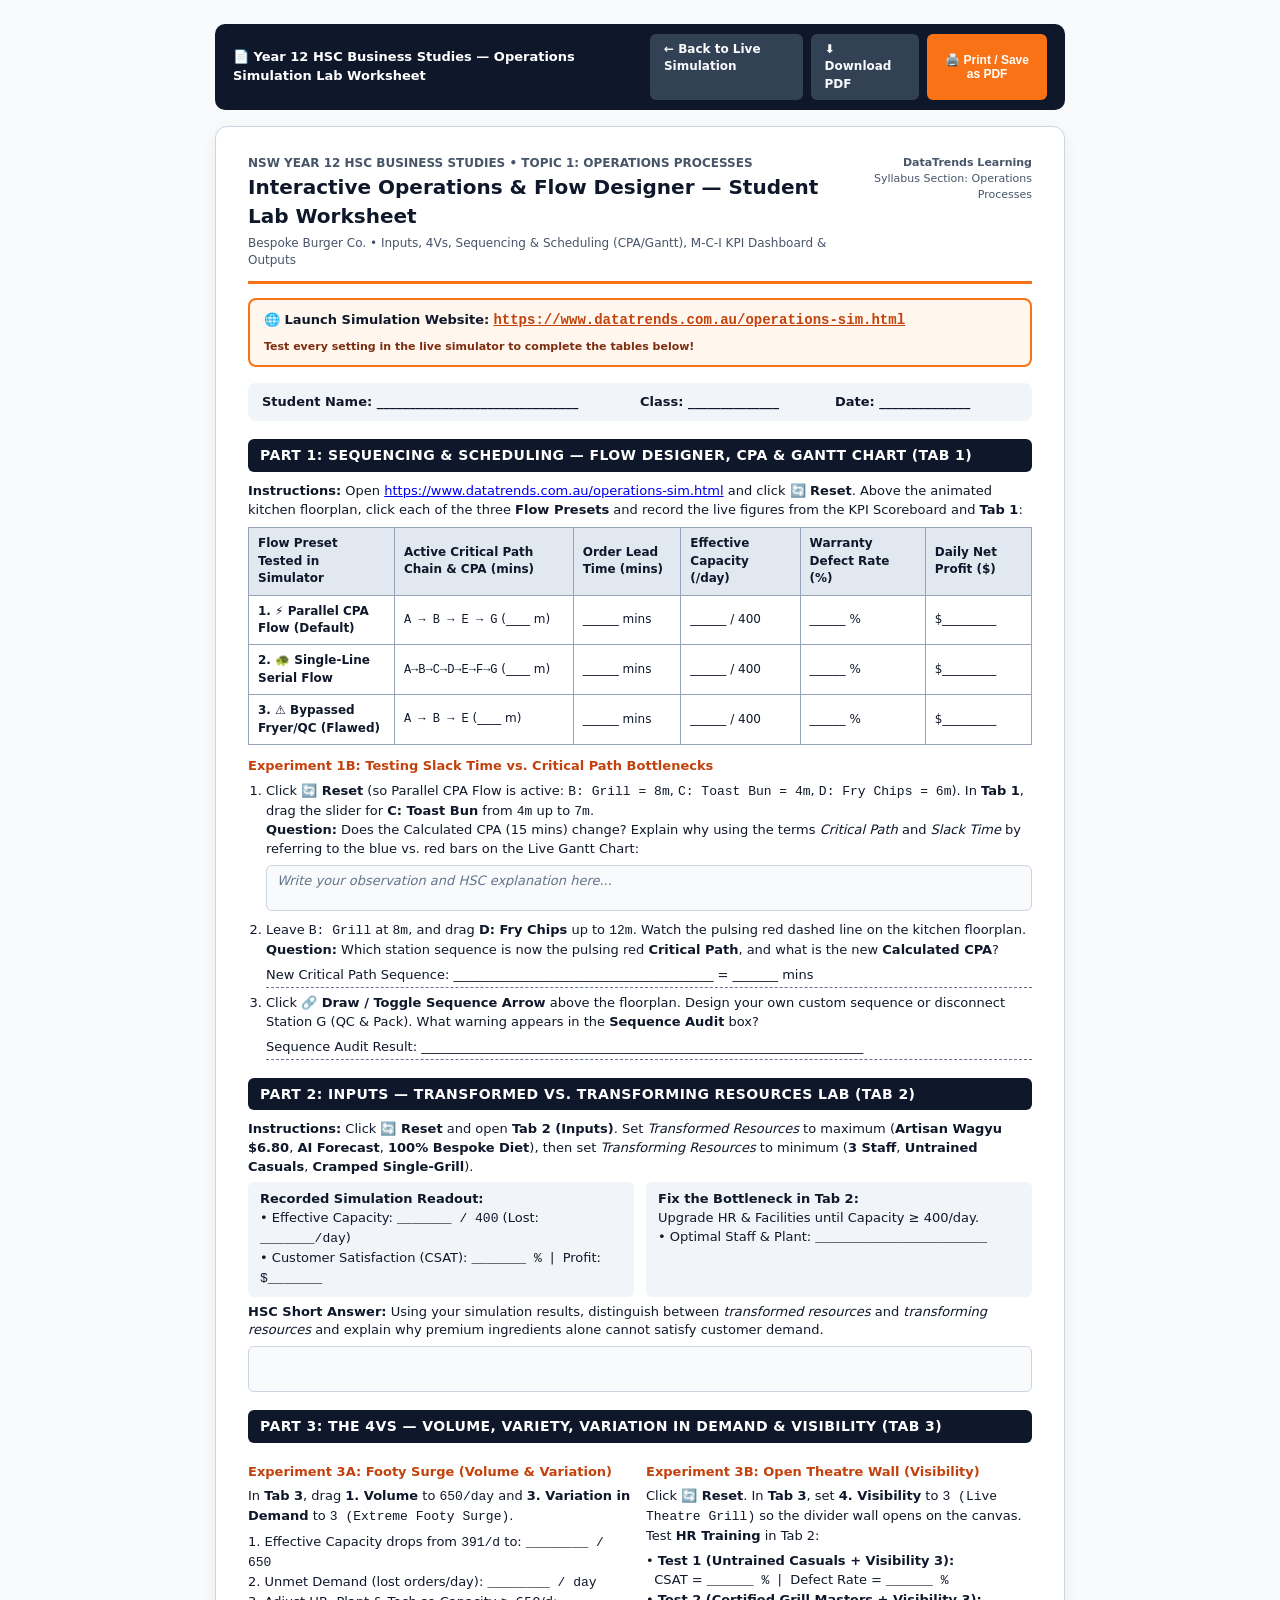
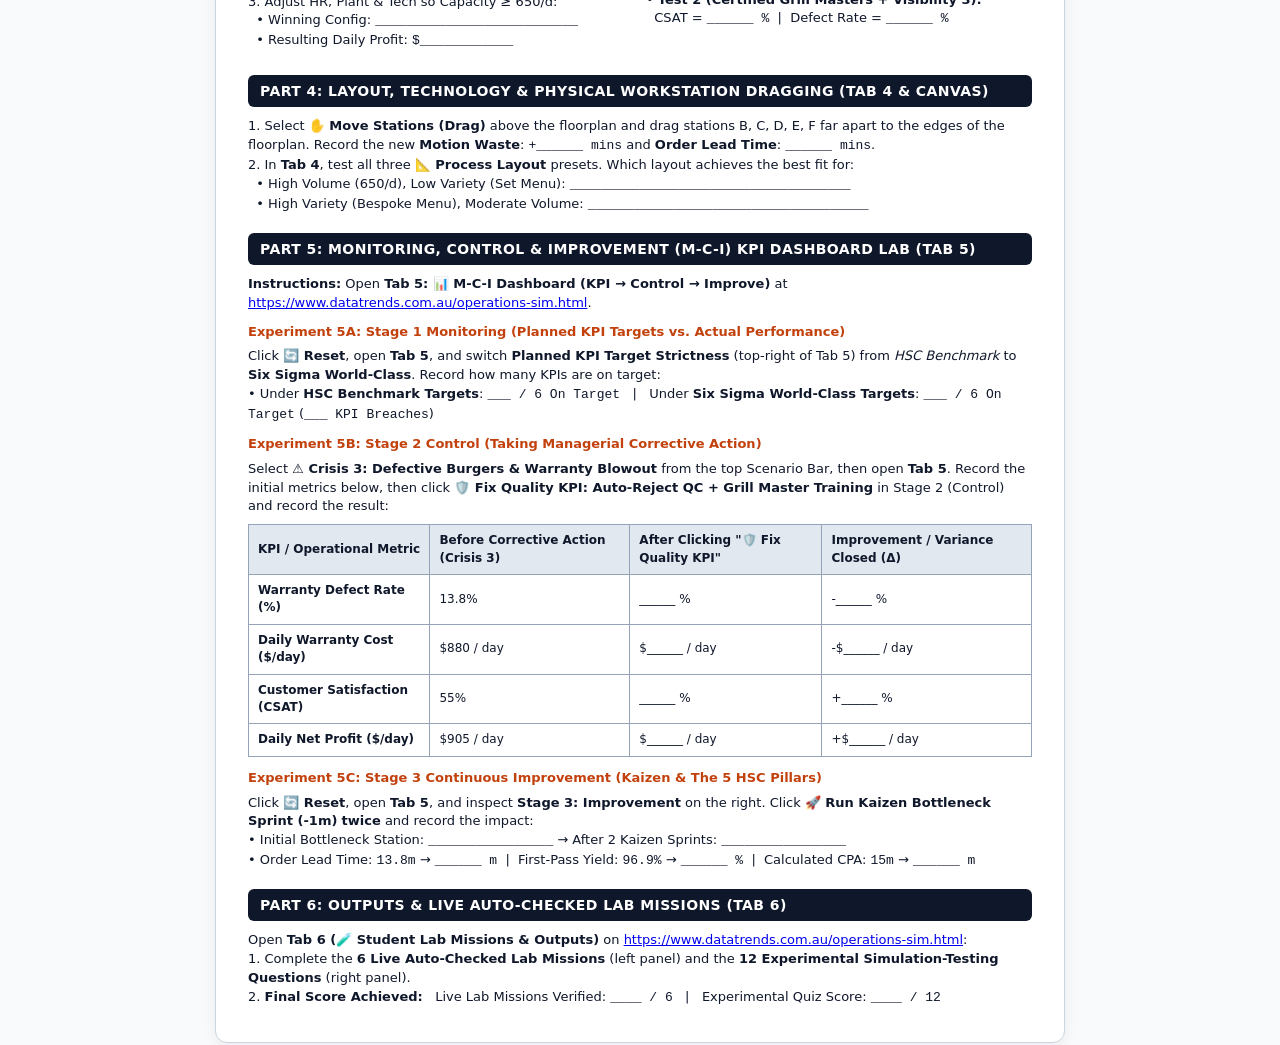
<file: operations-worksheet.html>
<!DOCTYPE html>
<html lang="en">
<head>
  <meta charset="UTF-8">
  <meta name="viewport" content="width=device-width, initial-scale=1.0">
  <title>Year 12 HSC Business Studies — Operations Simulation Lab Worksheet | DataTrends</title>
  <style>
    @page {
      size: A4;
      margin: 14mm;
    }
    * { box-sizing: border-box; }
    body {
      font-family: "Segoe UI", system-ui, -apple-system, Arial, sans-serif;
      color: #0f172a;
      background: #f8fafc;
      margin: 0;
      padding: 24px;
      line-height: 1.45;
      font-size: 13px;
    }
    .page-container {
      max-width: 850px;
      margin: 0 auto;
      background: #ffffff;
      border: 1px solid #cbd5e1;
      border-radius: 12px;
      padding: 28px 32px;
      box-shadow: 0 4px 16px rgba(15, 23, 42, 0.06);
    }
    .no-print-bar {
      max-width: 850px;
      margin: 0 auto 16px auto;
      display: flex;
      justify-content: space-between;
      align-items: center;
      background: #0f172a;
      color: #ffffff;
      padding: 10px 18px;
      border-radius: 10px;
    }
    .btn {
      display: inline-block;
      padding: 7px 14px;
      border-radius: 6px;
      font-weight: 700;
      font-size: 12px;
      text-decoration: none;
      cursor: pointer;
      border: none;
    }
    .btn-primary { background: #f97316; color: #ffffff; }
    .btn-secondary { background: #334155; color: #f8fafc; }
    .header-banner {
      border-bottom: 3px solid #f97316;
      padding-bottom: 12px;
      margin-bottom: 14px;
      display: flex;
      justify-content: space-between;
      align-items: flex-start;
      gap: 16px;
    }
    h1 {
      margin: 0 0 4px 0;
      font-size: 20px;
      color: #0f172a;
    }
    .subtitle {
      font-size: 12px;
      color: #475569;
      font-weight: 600;
    }
    .url-box {
      background: #fff7ed;
      border: 2px solid #f97316;
      border-radius: 8px;
      padding: 10px 14px;
      margin-bottom: 16px;
      display: flex;
      justify-content: space-between;
      align-items: center;
      flex-wrap: wrap;
      gap: 8px;
    }
    .url-box a {
      color: #c2410c;
      font-weight: 800;
      font-size: 14px;
      font-family: ui-monospace, Consolas, monospace;
      text-decoration: underline;
    }
    .student-info {
      display: grid;
      grid-template-columns: 2fr 1fr 1fr;
      gap: 12px;
      margin-bottom: 16px;
      background: #f1f5f9;
      padding: 10px 14px;
      border-radius: 8px;
      font-weight: 600;
    }
    h2 {
      font-size: 14px;
      background: #0f172a;
      color: #ffffff;
      padding: 6px 12px;
      border-radius: 6px;
      margin: 18px 0 10px 0;
      text-transform: uppercase;
      letter-spacing: 0.03em;
    }
    h3 {
      font-size: 13px;
      color: #c2410c;
      margin: 10px 0 6px 0;
    }
    table {
      width: 100%;
      border-collapse: collapse;
      margin: 8px 0 12px 0;
      font-size: 12px;
    }
    th, td {
      border: 1px solid #94a3b8;
      padding: 7px 9px;
      text-align: left;
    }
    th {
      background: #e2e8f0;
      font-weight: 700;
      color: #0f172a;
    }
    .write-line {
      border-bottom: 1px dashed #64748b;
      min-height: 22px;
      margin: 6px 0;
    }
    .write-box {
      border: 1px solid #cbd5e1;
      background: #f8fafc;
      border-radius: 6px;
      min-height: 46px;
      padding: 6px 10px;
      margin: 6px 0 10px 0;
      color: #64748b;
      font-style: italic;
    }
    .two-col {
      display: grid;
      grid-template-columns: 1fr 1fr;
      gap: 12px;
    }
    .pill {
      display: inline-block;
      background: #e0f2fe;
      color: #0369a1;
      border: 1px solid #7dd3fc;
      padding: 1px 6px;
      border-radius: 4px;
      font-weight: 700;
      font-size: 11px;
    }
    .page-break {
      page-break-before: always;
    }
    @media print {
      body { background: #ffffff; padding: 0; }
      .page-container { border: none; box-shadow: none; padding: 0; max-width: 100%; }
      .no-print-bar { display: none !important; }
    }
  </style>
</head>
<body>

  <div class="no-print-bar">
    <div>
      <strong>📄 Year 12 HSC Business Studies — Operations Simulation Lab Worksheet</strong>
    </div>
    <div style="display:flex; gap:8px;">
      <a href="operations-sim.html" class="btn btn-secondary">&larr; Back to Live Simulation</a>
      <a href="operations-sim-worksheet.pdf" download class="btn btn-secondary">⬇️ Download PDF</a>
      <button onclick="window.print()" class="btn btn-primary">🖨️ Print / Save as PDF</button>
    </div>
  </div>

  <div class="page-container">
    <div class="header-banner">
      <div>
        <div class="subtitle">NSW YEAR 12 HSC BUSINESS STUDIES &bull; TOPIC 1: OPERATIONS PROCESSES</div>
        <h1>Interactive Operations &amp; Flow Designer — Student Lab Worksheet</h1>
        <div style="font-size:12px; color:#475569;">Bespoke Burger Co. &bull; Inputs, 4Vs, Sequencing &amp; Scheduling (CPA/Gantt), M-C-I KPI Dashboard &amp; Outputs</div>
      </div>
      <div style="text-align:right; font-size:11px; color:#475569; shrink:0;">
        <strong>DataTrends Learning</strong><br>
        Syllabus Section: Operations Processes
      </div>
    </div>

    <div class="url-box">
      <div>
        <strong>🌐 Launch Simulation Website:</strong>
        <a href="https://www.datatrends.com.au/operations-sim.html" target="_blank">https://www.datatrends.com.au/operations-sim.html</a>
      </div>
      <div style="font-size:11px; color:#7c2d12; font-weight:600;">
        Test every setting in the live simulator to complete the tables below!
      </div>
    </div>

    <div class="student-info">
      <div>Student Name: _______________________________</div>
      <div>Class: ______________</div>
      <div>Date: ______________</div>
    </div>

    <!-- PART 1 -->
    <h2>Part 1: Sequencing &amp; Scheduling — Flow Designer, CPA &amp; Gantt Chart (Tab 1)</h2>
    <p style="margin:4px 0 8px 0;">
      <strong>Instructions:</strong> Open <a href="https://www.datatrends.com.au/operations-sim.html">https://www.datatrends.com.au/operations-sim.html</a> and click <strong>🔄 Reset</strong>. Above the animated kitchen floorplan, click each of the three <strong>Flow Presets</strong> and record the live figures from the KPI Scoreboard and <strong>Tab 1</strong>:
    </p>

    <table>
      <thead>
        <tr>
          <th>Flow Preset Tested in Simulator</th>
          <th>Active Critical Path Chain &amp; CPA (mins)</th>
          <th>Order Lead Time (mins)</th>
          <th>Effective Capacity (/day)</th>
          <th>Warranty Defect Rate (%)</th>
          <th>Daily Net Profit ($)</th>
        </tr>
      </thead>
      <tbody>
        <tr>
          <td><strong>1. ⚡ Parallel CPA Flow (Default)</strong></td>
          <td><code>A &rarr; B &rarr; E &rarr; G</code> (____ m)</td>
          <td>______ mins</td>
          <td>______ / 400</td>
          <td>______ %</td>
          <td>$_________</td>
        </tr>
        <tr>
          <td><strong>2. 🐢 Single-Line Serial Flow</strong></td>
          <td><code>A&rarr;B&rarr;C&rarr;D&rarr;E&rarr;F&rarr;G</code> (____ m)</td>
          <td>______ mins</td>
          <td>______ / 400</td>
          <td>______ %</td>
          <td>$_________</td>
        </tr>
        <tr>
          <td><strong>3. ⚠️ Bypassed Fryer/QC (Flawed)</strong></td>
          <td><code>A &rarr; B &rarr; E</code> (____ m)</td>
          <td>______ mins</td>
          <td>______ / 400</td>
          <td>______ %</td>
          <td>$_________</td>
        </tr>
      </tbody>
    </table>

    <h3>Experiment 1B: Testing Slack Time vs. Critical Path Bottlenecks</h3>
    <ol style="margin:4px 0 8px 18px; padding:0;">
      <li style="margin-bottom:6px;">
        Click <strong>🔄 Reset</strong> (so Parallel CPA Flow is active: <code>B: Grill = 8m</code>, <code>C: Toast Bun = 4m</code>, <code>D: Fry Chips = 6m</code>). In <strong>Tab 1</strong>, drag the slider for <strong>C: Toast Bun</strong> from <code>4m</code> up to <code>7m</code>.
        <br><strong>Question:</strong> Does the Calculated CPA (15 mins) change? Explain why using the terms <em>Critical Path</em> and <em>Slack Time</em> by referring to the blue vs. red bars on the Live Gantt Chart:
        <div class="write-box">Write your observation and HSC explanation here...</div>
      </li>
      <li style="margin-bottom:6px;">
        Leave <code>B: Grill</code> at <code>8m</code>, and drag <strong>D: Fry Chips</strong> up to <code>12m</code>. Watch the pulsing red dashed line on the kitchen floorplan.
        <br><strong>Question:</strong> Which station sequence is now the pulsing red <strong>Critical Path</strong>, and what is the new <strong>Calculated CPA</strong>?
        <div class="write-line">New Critical Path Sequence: ________________________________________ = _______ mins</div>
      </li>
      <li>
        Click <strong>🔗 Draw / Toggle Sequence Arrow</strong> above the floorplan. Design your own custom sequence or disconnect Station G (QC &amp; Pack). What warning appears in the <strong>Sequence Audit</strong> box?
        <div class="write-line">Sequence Audit Result: ____________________________________________________________________</div>
      </li>
    </ol>

    <!-- PART 2 -->
    <h2>Part 2: Inputs — Transformed vs. Transforming Resources Lab (Tab 2)</h2>
    <p style="margin:4px 0 6px 0;">
      <strong>Instructions:</strong> Click <strong>🔄 Reset</strong> and open <strong>Tab 2 (Inputs)</strong>. Set <em>Transformed Resources</em> to maximum (<strong>Artisan Wagyu $6.80</strong>, <strong>AI Forecast</strong>, <strong>100% Bespoke Diet</strong>), then set <em>Transforming Resources</em> to minimum (<strong>3 Staff</strong>, <strong>Untrained Casuals</strong>, <strong>Cramped Single-Grill</strong>).
    </p>
    <div class="two-col" style="margin-bottom:6px;">
      <div style="background:#f1f5f9; padding:8px 12px; border-radius:6px;">
        <strong>Recorded Simulation Readout:</strong><br>
        &bull; Effective Capacity: <code>_______ / 400</code> (Lost: <code>_______/day</code>)<br>
        &bull; Customer Satisfaction (CSAT): <code>_______ %</code> &nbsp;|&nbsp; Profit: <code>$_______</code>
      </div>
      <div style="background:#f1f5f9; padding:8px 12px; border-radius:6px;">
        <strong>Fix the Bottleneck in Tab 2:</strong><br>
        Upgrade HR &amp; Facilities until Capacity &ge; 400/day.<br>
        &bull; Optimal Staff &amp; Plant: <code>______________________</code>
      </div>
    </div>
    <div>
      <strong>HSC Short Answer:</strong> Using your simulation results, distinguish between <em>transformed resources</em> and <em>transforming resources</em> and explain why premium ingredients alone cannot satisfy customer demand.
      <div class="write-box"></div>
    </div>

    <!-- PAGE 2 -->
    <div class="page-break"></div>

    <!-- PART 3 -->
    <h2>Part 3: The 4Vs — Volume, Variety, Variation in Demand &amp; Visibility (Tab 3)</h2>
    <div class="two-col">
      <div>
        <h3>Experiment 3A: Footy Surge (Volume &amp; Variation)</h3>
        <p style="margin:0 0 6px 0;">
          In <strong>Tab 3</strong>, drag <strong>1. Volume</strong> to <code>650/day</code> and <strong>3. Variation in Demand</strong> to <code>3 (Extreme Footy Surge)</code>.
        </p>
        <p style="margin:0 0 6px 0;">
          1. Effective Capacity drops from <code>391/d</code> to: <code>________ / 650</code><br>
          2. Unmet Demand (lost orders/day): <code>________ / day</code><br>
          3. Adjust HR, Plant &amp; Tech so Capacity &ge; 650/d:<br>
          &nbsp;&nbsp;&bull; Winning Config: <code>__________________________</code><br>
          &nbsp;&nbsp;&bull; Resulting Daily Profit: <code>$____________</code>
        </p>
      </div>
      <div>
        <h3>Experiment 3B: Open Theatre Wall (Visibility)</h3>
        <p style="margin:0 0 6px 0;">
          Click <strong>🔄 Reset</strong>. In <strong>Tab 3</strong>, set <strong>4. Visibility</strong> to <code>3 (Live Theatre Grill)</code> so the divider wall opens on the canvas. Test <strong>HR Training</strong> in Tab 2:
        </p>
        <p style="margin:0 0 6px 0;">
          &bull; <strong>Test 1 (Untrained Casuals + Visibility 3):</strong><br>
          &nbsp;&nbsp;CSAT = <code>______ %</code> &nbsp;|&nbsp; Defect Rate = <code>______ %</code><br>
          &bull; <strong>Test 2 (Certified Grill Masters + Visibility 3):</strong><br>
          &nbsp;&nbsp;CSAT = <code>______ %</code> &nbsp;|&nbsp; Defect Rate = <code>______ %</code>
        </p>
      </div>
    </div>

    <!-- PART 4 -->
    <h2>Part 4: Layout, Technology &amp; Physical Workstation Dragging (Tab 4 &amp; Canvas)</h2>
    <p style="margin:4px 0 6px 0;">
      1. Select <strong>✋ Move Stations (Drag)</strong> above the floorplan and drag stations B, C, D, E, F far apart to the edges of the floorplan. Record the new <strong>Motion Waste</strong>: <code>+______ mins</code> and <strong>Order Lead Time</strong>: <code>______ mins</code>.<br>
      2. In <strong>Tab 4</strong>, test all three <strong>📐 Process Layout</strong> presets. Which layout achieves the best fit for:
      <br>&nbsp;&nbsp;&bull; High Volume (650/d), Low Variety (Set Menu): <code>____________________________________</code>
      <br>&nbsp;&nbsp;&bull; High Variety (Bespoke Menu), Moderate Volume: <code>____________________________________</code>
    </p>

    <!-- PART 5 -->
    <h2>Part 5: Monitoring, Control &amp; Improvement (M-C-I) KPI Dashboard Lab (Tab 5)</h2>
    <p style="margin:4px 0 8px 0;">
      <strong>Instructions:</strong> Open <strong>Tab 5: 📊 M-C-I Dashboard (KPI &rarr; Control &rarr; Improve)</strong> at <a href="https://www.datatrends.com.au/operations-sim.html">https://www.datatrends.com.au/operations-sim.html</a>.
    </p>

    <h3>Experiment 5A: Stage 1 Monitoring (Planned KPI Targets vs. Actual Performance)</h3>
    <p style="margin:0 0 6px 0;">
      Click <strong>🔄 Reset</strong>, open <strong>Tab 5</strong>, and switch <strong>Planned KPI Target Strictness</strong> (top-right of Tab 5) from <em>HSC Benchmark</em> to <strong>Six Sigma World-Class</strong>. Record how many KPIs are on target:
      <br>&bull; Under <strong>HSC Benchmark Targets</strong>: <code>___ / 6 On Target</code> &nbsp;&nbsp;|&nbsp;&nbsp; Under <strong>Six Sigma World-Class Targets</strong>: <code>___ / 6 On Target</code> (<code>___ KPI Breaches</code>)
    </p>

    <h3>Experiment 5B: Stage 2 Control (Taking Managerial Corrective Action)</h3>
    <p style="margin:0 0 6px 0;">
      Select <strong>⚠️ Crisis 3: Defective Burgers &amp; Warranty Blowout</strong> from the top Scenario Bar, then open <strong>Tab 5</strong>. Record the initial metrics below, then click <strong>🛡️ Fix Quality KPI: Auto-Reject QC + Grill Master Training</strong> in Stage 2 (Control) and record the result:
    </p>

    <table>
      <thead>
        <tr>
          <th>KPI / Operational Metric</th>
          <th>Before Corrective Action (Crisis 3)</th>
          <th>After Clicking "🛡️ Fix Quality KPI"</th>
          <th>Improvement / Variance Closed (&Delta;)</th>
        </tr>
      </thead>
      <tbody>
        <tr>
          <td><strong>Warranty Defect Rate (%)</strong></td>
          <td>13.8%</td>
          <td>______ %</td>
          <td>-______ %</td>
        </tr>
        <tr>
          <td><strong>Daily Warranty Cost ($/day)</strong></td>
          <td>$880 / day</td>
          <td>$______ / day</td>
          <td>-$______ / day</td>
        </tr>
        <tr>
          <td><strong>Customer Satisfaction (CSAT)</strong></td>
          <td>55%</td>
          <td>______ %</td>
          <td>+______ %</td>
        </tr>
        <tr>
          <td><strong>Daily Net Profit ($/day)</strong></td>
          <td>$905 / day</td>
          <td>$______ / day</td>
          <td>+$______ / day</td>
        </tr>
      </tbody>
    </table>

    <h3>Experiment 5C: Stage 3 Continuous Improvement (Kaizen &amp; The 5 HSC Pillars)</h3>
    <p style="margin:0 0 6px 0;">
      Click <strong>🔄 Reset</strong>, open <strong>Tab 5</strong>, and inspect <strong>Stage 3: Improvement</strong> on the right. Click <strong>🚀 Run Kaizen Bottleneck Sprint (-1m)</strong> <strong>twice</strong> and record the impact:
      <br>&bull; Initial Bottleneck Station: <code>________________</code> &rarr; After 2 Kaizen Sprints: <code>________________</code>
      <br>&bull; Order Lead Time: <code>13.8m</code> &rarr; <code>______ m</code> &nbsp;|&nbsp; First-Pass Yield: <code>96.9%</code> &rarr; <code>______ %</code> &nbsp;|&nbsp; Calculated CPA: <code>15m</code> &rarr; <code>______ m</code>
    </p>

    <!-- PART 6 -->
    <h2>Part 6: Outputs &amp; Live Auto-Checked Lab Missions (Tab 6)</h2>
    <p style="margin:4px 0 6px 0;">
      Open <strong>Tab 6 (🧪 Student Lab Missions &amp; Outputs)</strong> on <a href="https://www.datatrends.com.au/operations-sim.html">https://www.datatrends.com.au/operations-sim.html</a>:
      <br>1. Complete the <strong>6 Live Auto-Checked Lab Missions</strong> (left panel) and the <strong>12 Experimental Simulation-Testing Questions</strong> (right panel).
      <br>2. <strong>Final Score Achieved:</strong> &nbsp; Live Lab Missions Verified: <code>____ / 6</code> &nbsp;&nbsp;|&nbsp;&nbsp; Experimental Quiz Score: <code>____ / 12</code>
    </p>
  </div>

</body>
</html>
</file>
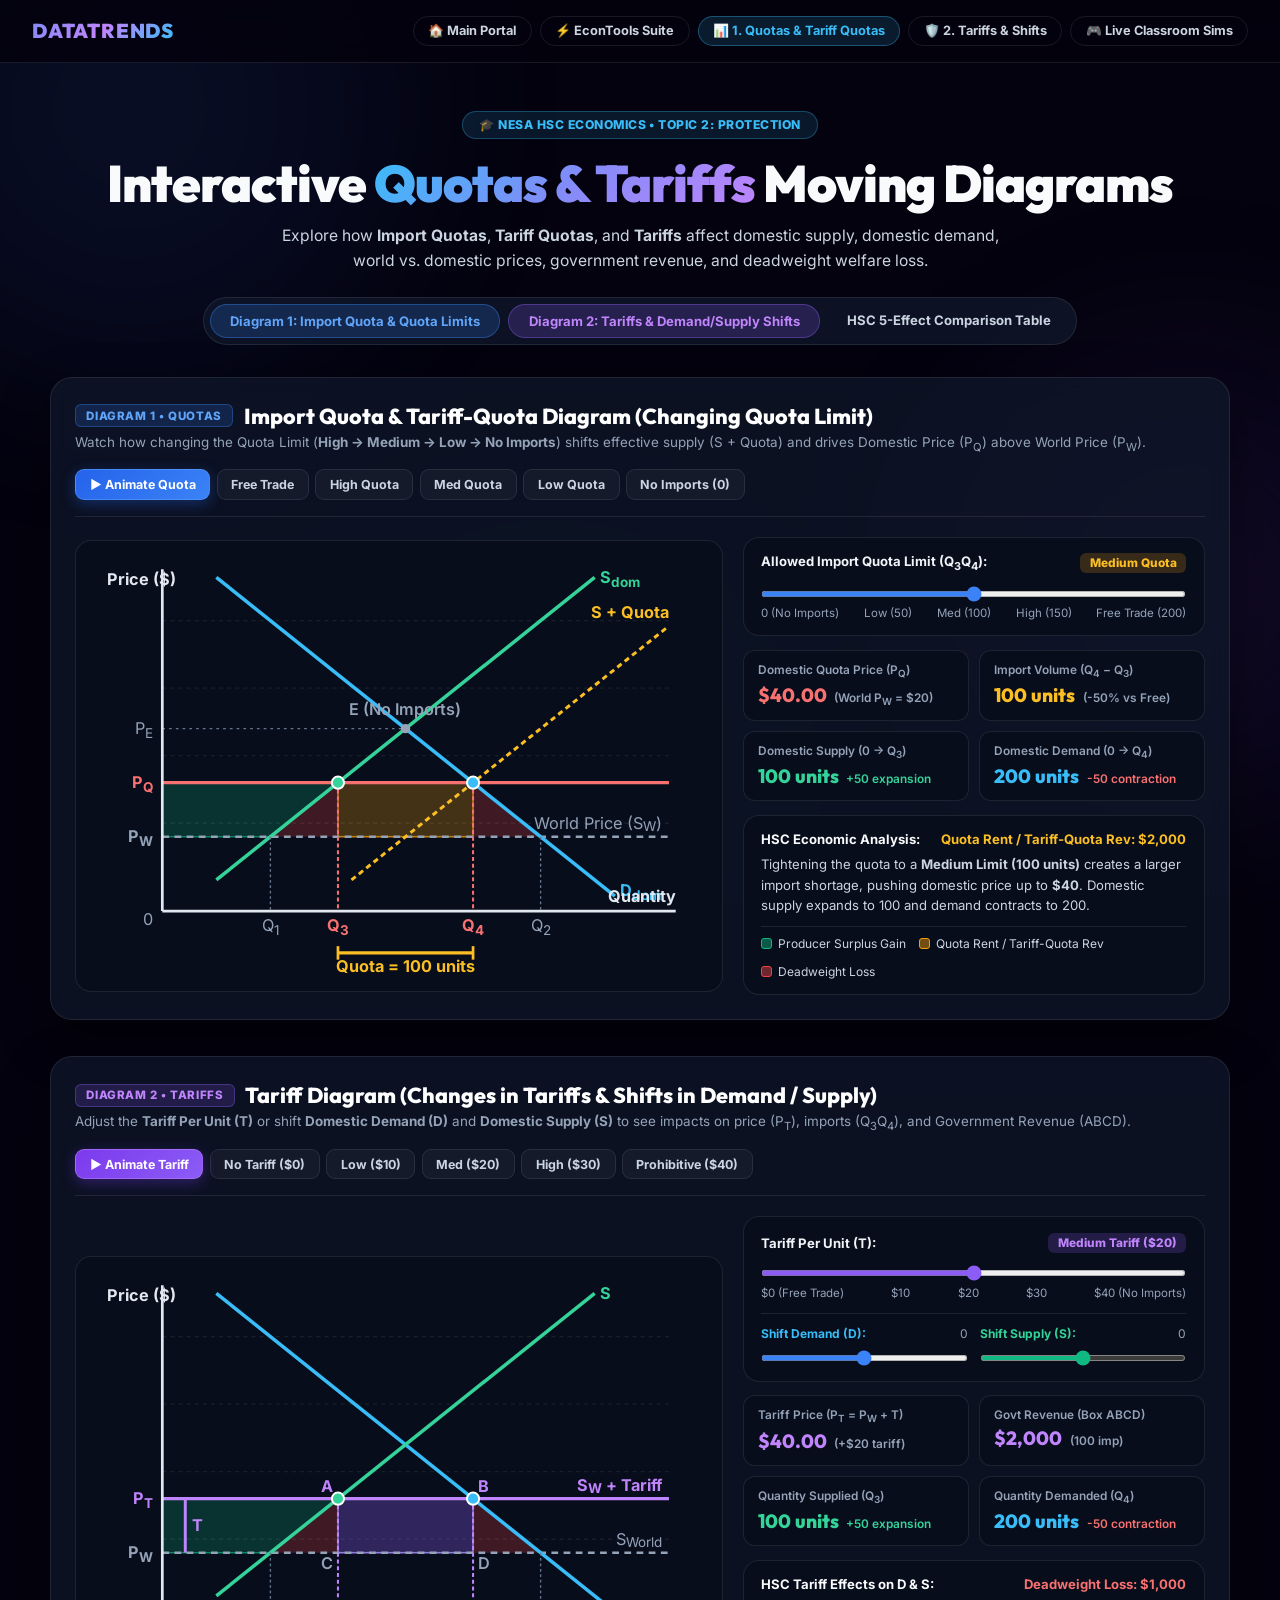
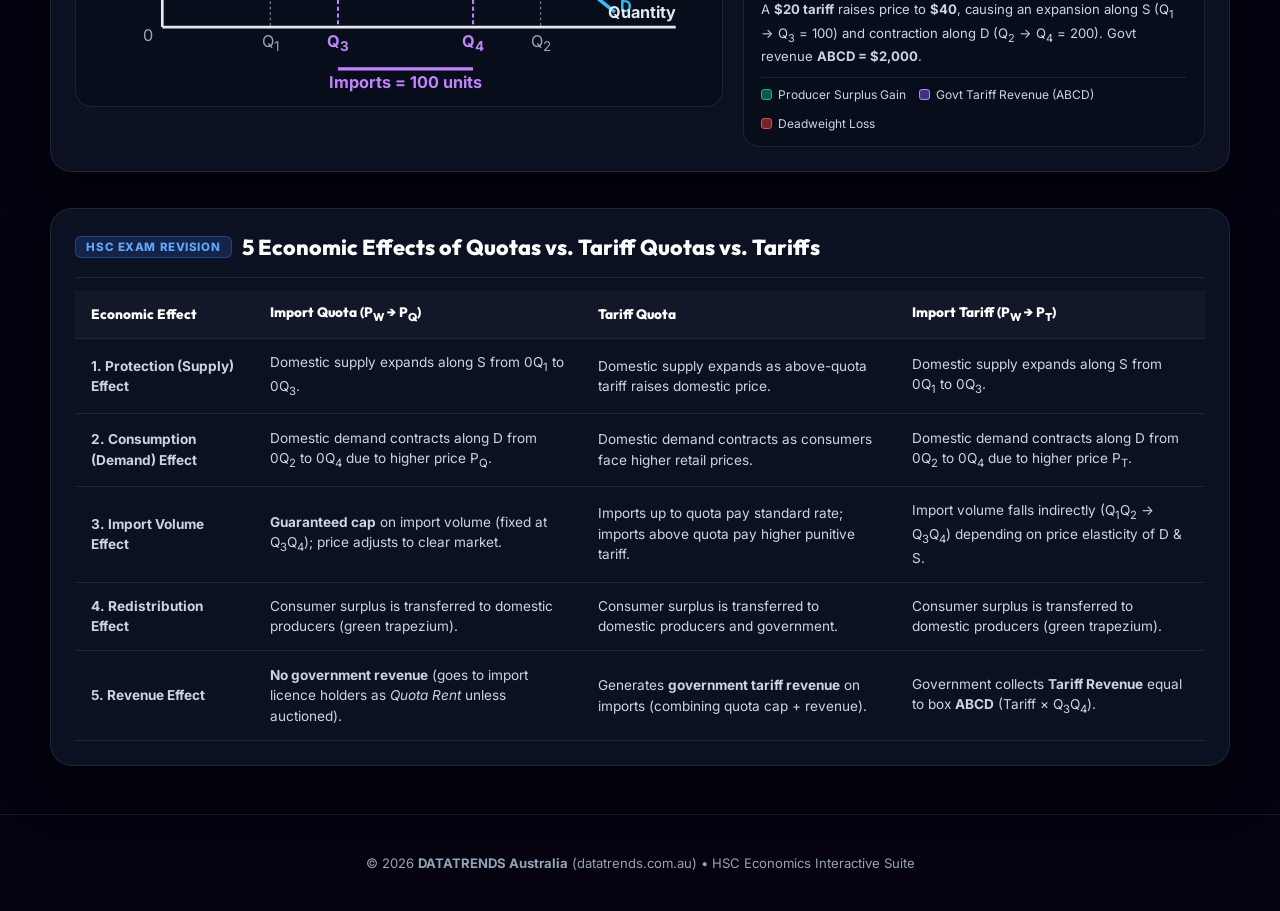
<file: protection.html>
<!DOCTYPE html>
<html lang="en">
<head>
<!-- Google tag (gtag.js) -->
<script async src="https://www.googletagmanager.com/gtag/js?id=G-T56TBQ81V1"></script>
<script>
  window.dataLayer = window.dataLayer || [];
  function gtag(){dataLayer.push(arguments);}
  gtag('js', new Date());
  gtag('config', 'G-T56TBQ81V1');
</script>
<meta charset="UTF-8">
<meta name="viewport" content="width=device-width, initial-scale=1.0">
<title>HSC Economics — Quotas, Tariff Quotas & Tariffs Interactive Diagrams | DATATRENDS</title>
<meta name="description" content="Interactive HSC Economics moving diagrams demonstrating Import Quotas, Tariff Quotas, and Tariffs — explore World Price, Domestic Equilibrium, Quota Limits (High, Medium, Low, No Imports), and Demand/Supply shifts.">
<link rel="preconnect" href="https://fonts.googleapis.com">
<link rel="preconnect" href="https://fonts.gstatic.com" crossorigin>
<link href="https://fonts.googleapis.com/css2?family=Inter:wght@400;500;600;700;800&family=Outfit:wght@600;700;800;900&display=swap" rel="stylesheet">
<style>
:root {
  --bg: #04020e;
  --bg-card: rgba(15, 23, 42, 0.75);
  --bg-panel: rgba(9, 13, 28, 0.85);
  --border: rgba(255, 255, 255, 0.09);
  --border-hover: rgba(255, 255, 255, 0.22);
  --text-primary: #f8fafc;
  --text-secondary: #cbd5e1;
  --text-muted: #94a3b8;
  --primary: #818cf8;
  --secondary: #c084fc;
  --blue: #38bdf8;
  --green: #34d399;
  --amber: #fbbf24;
  --orange: #fb923c;
  --red: #f87171;
  --radius-sm: 10px;
  --radius-md: 16px;
  --radius-lg: 22px;
  --radius-full: 9999px;
  --transition: all 0.25s cubic-bezier(0.4, 0, 0.2, 1);
}
*, *::before, *::after { box-sizing: border-box; margin: 0; padding: 0; }
html { scroll-behavior: smooth; }
body {
  font-family: 'Inter', sans-serif;
  background: var(--bg);
  color: var(--text-primary);
  min-height: 100vh;
  overflow-x: hidden;
}
a { text-decoration: none; color: inherit; }

/* Animated ambient orbs */
.bg-orbs { position: fixed; inset: 0; pointer-events: none; z-index: 0; overflow: hidden; }
.orb { position: absolute; border-radius: 50%; filter: blur(95px); opacity: 0.13; animation: orbFloat 18s ease-in-out infinite; }
.orb-1 { width: 620px; height: 620px; background: radial-gradient(circle, #3b82f6, transparent); top: -200px; left: -180px; }
.orb-2 { width: 540px; height: 540px; background: radial-gradient(circle, #8b5cf6, transparent); top: 35%; right: -180px; animation-delay: -6s; }
.orb-3 { width: 460px; height: 460px; background: radial-gradient(circle, #10b981, transparent); bottom: -120px; left: 25%; animation-delay: -12s; }
@keyframes orbFloat {
  0%, 100% { transform: translate(0, 0) scale(1); }
  33% { transform: translate(35px, -25px) scale(1.04); }
  66% { transform: translate(-25px, 20px) scale(0.97); }
}

.wrapper { position: relative; z-index: 1; }
.container { max-width: 1220px; margin: 0 auto; padding: 0 1.25rem; }

/* Navigation */
.nav {
  display: flex; align-items: center; justify-content: space-between;
  padding: 1rem 2rem; border-bottom: 1px solid var(--border);
  backdrop-filter: blur(14px); background: rgba(4, 2, 14, 0.85);
  position: sticky; top: 0; z-index: 100; flex-wrap: wrap; gap: 0.75rem;
}
.nav-logo {
  font-family: 'Outfit', sans-serif; font-size: 1.25rem; font-weight: 900;
  background: linear-gradient(135deg, #818cf8, #c084fc, #38bdf8);
  -webkit-background-clip: text; -webkit-text-fill-color: transparent;
  letter-spacing: 0.04em;
}
.nav-links { display: flex; align-items: center; gap: 0.5rem; flex-wrap: wrap; }
.nav-pill {
  padding: 0.4rem 0.9rem; border-radius: var(--radius-full);
  font-size: 0.8rem; font-weight: 700; color: var(--text-secondary);
  border: 1px solid var(--border); transition: var(--transition);
}
.nav-pill:hover { background: rgba(255, 255, 255, 0.07); color: #fff; border-color: var(--border-hover); }
.nav-pill.active { background: rgba(56, 189, 248, 0.14); color: #38bdf8; border-color: rgba(56, 189, 248, 0.35); }

/* Hero */
.hero { text-align: center; padding: 3rem 1.25rem 2rem; }
.hero-badge {
  display: inline-flex; align-items: center; gap: 0.5rem;
  background: rgba(56, 189, 248, 0.12); border: 1px solid rgba(56, 189, 248, 0.3);
  border-radius: var(--radius-full); padding: 0.35rem 1rem;
  font-size: 0.76rem; font-weight: 800; color: #38bdf8;
  letter-spacing: 0.04em; margin-bottom: 1rem; text-transform: uppercase;
}
.hero-title {
  font-family: 'Outfit', sans-serif; font-size: clamp(2rem, 4.5vw, 3.2rem);
  font-weight: 900; line-height: 1.1; letter-spacing: -0.02em; margin-bottom: 0.75rem;
}
.grad-title {
  background: linear-gradient(135deg, #38bdf8 0%, #818cf8 50%, #c084fc 100%);
  -webkit-background-clip: text; -webkit-text-fill-color: transparent;
}
.hero-sub {
  font-size: 0.98rem; color: var(--text-secondary);
  max-width: 760px; margin: 0 auto 1.5rem; line-height: 1.6;
}

/* Jump Tabs */
.jump-tabs {
  display: inline-flex; gap: 0.5rem; padding: 0.35rem;
  background: rgba(15, 23, 42, 0.8); border: 1px solid var(--border);
  border-radius: var(--radius-full); flex-wrap: wrap; justify-content: center;
}
.jump-tab {
  padding: 0.5rem 1.2rem; border-radius: var(--radius-full);
  font-size: 0.82rem; font-weight: 700; color: var(--text-secondary);
  transition: var(--transition); cursor: pointer;
}
.jump-tab:hover { color: #fff; background: rgba(255,255,255,0.06); }
.jump-tab.tab-blue { background: rgba(59, 130, 246, 0.2); color: #60a5fa; border: 1px solid rgba(59, 130, 246, 0.4); }
.jump-tab.tab-purple { background: rgba(139, 92, 246, 0.2); color: #c084fc; border: 1px solid rgba(139, 92, 246, 0.4); }

/* Diagram Section Card */
.diagram-card {
  background: var(--bg-card);
  border: 1px solid var(--border);
  border-radius: var(--radius-lg);
  padding: 1.5rem;
  margin-bottom: 2.25rem;
  box-shadow: 0 20px 50px rgba(0, 0, 0, 0.45);
  backdrop-filter: blur(12px);
}
.card-header {
  display: flex; flex-wrap: wrap; align-items: center; justify-content: space-between;
  gap: 1rem; padding-bottom: 1rem; margin-bottom: 1.25rem;
  border-bottom: 1px solid var(--border);
}
.badge-pill {
  display: inline-block; padding: 0.2rem 0.65rem; border-radius: 6px;
  font-size: 0.72rem; font-weight: 800; text-transform: uppercase; letter-spacing: 0.05em;
}
.badge-blue { background: rgba(59, 130, 246, 0.18); color: #60a5fa; border: 1px solid rgba(59, 130, 246, 0.35); }
.badge-purple { background: rgba(139, 92, 246, 0.18); color: #c084fc; border: 1px solid rgba(139, 92, 246, 0.35); }

.card-title-row { display: flex; align-items: center; gap: 0.65rem; flex-wrap: wrap; }
.card-title-row h2 { font-family: 'Outfit', sans-serif; font-size: 1.35rem; font-weight: 800; color: #fff; }
.card-subtitle { font-size: 0.84rem; color: var(--text-muted); margin-top: 0.25rem; }

/* Preset & Animate Controls */
.btn-group { display: flex; align-items: center; gap: 0.4rem; flex-wrap: wrap; }
.ctrl-btn {
  padding: 0.42rem 0.85rem; border-radius: 9px; font-size: 0.78rem; font-weight: 700;
  border: 1px solid var(--border); background: rgba(255, 255, 255, 0.04);
  color: var(--text-secondary); cursor: pointer; transition: var(--transition);
  font-family: 'Inter', sans-serif;
}
.ctrl-btn:hover { background: rgba(255, 255, 255, 0.1); color: #fff; border-color: var(--border-hover); }
.ctrl-btn-play-blue {
  background: linear-gradient(135deg, #2563eb, #3b82f6); color: #fff;
  border-color: rgba(96, 165, 250, 0.5); box-shadow: 0 4px 14px rgba(37, 99, 235, 0.35);
}
.ctrl-btn-play-blue:hover { background: linear-gradient(135deg, #1d4ed8, #2563eb); }
.ctrl-btn-play-purple {
  background: linear-gradient(135deg, #7c3aed, #8b5cf6); color: #fff;
  border-color: rgba(192, 132, 252, 0.5); box-shadow: 0 4px 14px rgba(124, 58, 237, 0.35);
}
.ctrl-btn-play-purple:hover { background: linear-gradient(135deg, #6d28d9, #7c3aed); }

/* 2-Column Interactive Grid */
.sim-grid {
  display: grid; grid-template-columns: 7fr 5fr; gap: 1.25rem; align-items: center;
}
@media (max-width: 900px) {
  .sim-grid { grid-template-columns: 1fr; }
}

.svg-box {
  background: var(--bg-panel); border: 1px solid var(--border);
  border-radius: var(--radius-md); padding: 0.75rem;
}
.svg-box svg { width: 100%; height: auto; display: block; user-select: none; }

.controls-col { display: flex; flex-direction: column; gap: 0.85rem; }
.panel-box {
  background: var(--bg-panel); border: 1px solid var(--border);
  border-radius: var(--radius-md); padding: 0.95rem 1.1rem;
}
.slider-header { display: flex; justify-content: space-between; align-items: center; margin-bottom: 0.45rem; gap: 0.5rem; }
.slider-label { font-size: 0.82rem; font-weight: 700; color: #f1f5f9; }
.status-tag {
  padding: 0.2rem 0.6rem; border-radius: 6px; font-size: 0.74rem; font-weight: 800;
}

input[type="range"] {
  width: 100%; cursor: pointer; height: 6px; border-radius: 6px;
}
.range-blue { accent-color: #3b82f6; }
.range-purple { accent-color: #8b5cf6; }
.range-green { accent-color: #10b981; }

.slider-ticks {
  display: flex; justify-content: space-between; font-size: 0.72rem;
  color: var(--text-muted); margin-top: 0.35rem;
}

.metrics-grid { display: grid; grid-template-columns: 1fr 1fr; gap: 0.65rem; }
.metric-box {
  background: var(--bg-panel); border: 1px solid var(--border);
  border-radius: 12px; padding: 0.75rem 0.9rem;
}
.metric-lbl { font-size: 0.74rem; color: var(--text-muted); font-weight: 600; }
.metric-val-row { display: flex; align-items: baseline; gap: 0.45rem; margin-top: 0.25rem; flex-wrap: wrap; }
.metric-big { font-family: 'Outfit', sans-serif; font-size: 1.2rem; font-weight: 800; }
.metric-sub { font-size: 0.74rem; color: var(--text-muted); font-weight: 600; }

.analysis-box {
  background: var(--bg-panel); border: 1px solid var(--border);
  border-radius: var(--radius-md); padding: 0.95rem 1.1rem; font-size: 0.82rem;
}
.analysis-head {
  display: flex; justify-content: space-between; align-items: center;
  font-weight: 700; margin-bottom: 0.45rem; flex-wrap: wrap; gap: 0.4rem;
}
.analysis-text { color: var(--text-secondary); line-height: 1.55; }
.legend-row {
  display: flex; flex-wrap: wrap; gap: 0.85rem; margin-top: 0.65rem;
  padding-top: 0.55rem; border-top: 1px solid var(--border); font-size: 0.75rem; color: var(--text-secondary);
}
.legend-item { display: flex; align-items: center; gap: 0.35rem; }
.swatch { width: 11px; height: 11px; border-radius: 3px; display: inline-block; }

/* Summary Table Section */
.table-wrap { overflow-x: auto; }
table.hsc-table {
  width: 100%; border-collapse: collapse; font-size: 0.85rem; text-align: left;
}
table.hsc-table th, table.hsc-table td {
  padding: 0.85rem 1rem; border-bottom: 1px solid var(--border);
}
table.hsc-table th {
  font-family: 'Outfit', sans-serif; font-weight: 800; color: #fff;
  background: rgba(255, 255, 255, 0.03);
}
table.hsc-table td { color: var(--text-secondary); line-height: 1.5; }

.footer {
  border-top: 1px solid var(--border); padding: 2.5rem 1.25rem;
  text-align: center; margin-top: 3rem; color: var(--text-muted); font-size: 0.82rem;
}
</style>
</head>
<body>

<div class="bg-orbs">
  <div class="orb orb-1"></div>
  <div class="orb orb-2"></div>
  <div class="orb orb-3"></div>
</div>

<div class="wrapper">
  <!-- TOP NAV -->
  <nav class="nav">
    <a href="index.html" class="nav-logo">DATATRENDS</a>
    <div class="nav-links">
      <a href="index.html" class="nav-pill">🏠 Main Portal</a>
      <a href="econtoos.html" class="nav-pill">⚡ EconTools Suite</a>
      <a href="#quota-section" class="nav-pill active">📊 1. Quotas &amp; Tariff Quotas</a>
      <a href="#tariff-section" class="nav-pill">🛡️ 2. Tariffs &amp; Shifts</a>
      <a href="simulations.html" class="nav-pill">🎮 Live Classroom Sims</a>
    </div>
  </nav>

  <!-- HERO -->
  <header class="hero">
    <div class="hero-badge">🎓 NESA HSC Economics • Topic 2: Protection</div>
    <h1 class="hero-title">
      Interactive <span class="grad-title">Quotas &amp; Tariffs</span> Moving Diagrams
    </h1>
    <p class="hero-sub">
      Explore how <strong>Import Quotas</strong>, <strong>Tariff Quotas</strong>, and <strong>Tariffs</strong> affect domestic supply, domestic demand, world vs. domestic prices, government revenue, and deadweight welfare loss.
    </p>
    <div class="jump-tabs">
      <a href="#quota-section" class="jump-tab tab-blue">Diagram 1: Import Quota &amp; Quota Limits</a>
      <a href="#tariff-section" class="jump-tab tab-purple">Diagram 2: Tariffs &amp; Demand/Supply Shifts</a>
      <a href="#comparison-section" class="jump-tab">HSC 5-Effect Comparison Table</a>
    </div>
  </header>

  <main class="container">

    <!-- =================================================================
         DIAGRAM 1: IMPORT QUOTA & TARIFF-QUOTA MOVING DIAGRAM
         ================================================================= -->
    <section id="quota-section" class="diagram-card">
      <div class="card-header">
        <div>
          <div class="card-title-row">
            <span class="badge-pill badge-blue">Diagram 1 • Quotas</span>
            <h2>Import Quota &amp; Tariff-Quota Diagram (Changing Quota Limit)</h2>
          </div>
          <p class="card-subtitle">
            Watch how changing the Quota Limit (<strong>High &rarr; Medium &rarr; Low &rarr; No Imports</strong>) shifts effective supply (S + Quota) and drives Domestic Price (P<sub>Q</sub>) above World Price (P<sub>W</sub>).
          </p>
        </div>
        <div class="btn-group">
          <button id="playBtn" onclick="togglePlay()" class="ctrl-btn ctrl-btn-play-blue">
            <span id="playIcon">▶</span> <span id="playLabel">Animate Quota</span>
          </button>
          <button onclick="setPreset('free')" class="ctrl-btn">Free Trade</button>
          <button onclick="setPreset('high')" class="ctrl-btn">High Quota</button>
          <button onclick="setPreset('medium')" class="ctrl-btn">Med Quota</button>
          <button onclick="setPreset('low')" class="ctrl-btn">Low Quota</button>
          <button onclick="setPreset('none')" class="ctrl-btn">No Imports (0)</button>
        </div>
      </div>

      <div class="sim-grid">
        <!-- SVG Graph -->
        <div class="svg-box">
          <svg id="quotaSvg" viewBox="0 0 460 315">
            <!-- Grid lines -->
            <g stroke="rgba(255,255,255,0.07)" stroke-width="1" stroke-dasharray="3,3">
              <line x1="55" y1="50" x2="430" y2="50" />
              <line x1="55" y1="100" x2="430" y2="100" />
              <line x1="55" y1="150" x2="430" y2="150" />
              <line x1="55" y1="200" x2="430" y2="200" />
            </g>

            <!-- Shaded Welfare Areas -->
            <polygon id="areaRedist" points="" fill="rgba(16, 185, 129, 0.22)" stroke="rgba(16, 185, 129, 0.65)" stroke-width="1" />
            <rect id="areaQuotaRent" x="0" y="0" width="0" height="0" fill="rgba(245, 158, 11, 0.25)" stroke="rgba(245, 158, 11, 0.75)" stroke-width="1.2" />
            <polygon id="areaDwlProd" points="" fill="rgba(239, 68, 68, 0.24)" />
            <polygon id="areaDwlCons" points="" fill="rgba(239, 68, 68, 0.24)" />

            <!-- World Price Line (Pw) -->
            <line x1="55" y1="210" x2="430" y2="210" stroke="#94a3b8" stroke-width="1.75" stroke-dasharray="5,4" />
            <text x="48" y="214" text-anchor="end" font-size="12" font-weight="700" fill="#94a3b8">P<tspan dy="3" font-size="10">W</tspan></text>
            <text x="425" y="204" text-anchor="end" font-size="12" fill="#94a3b8">World Price (S<tspan dy="2" font-size="10">W</tspan><tspan dy="-2">)</tspan></text>

            <!-- Domestic Equilibrium Price (Pe) reference -->
            <line x1="55" y1="130" x2="235" y2="130" stroke="#64748b" stroke-width="1" stroke-dasharray="2,3" />
            <text x="48" y="134" text-anchor="end" font-size="12" fill="#94a3b8">P<tspan dy="3" font-size="10">E</tspan></text>

            <!-- Domestic Demand (D) and Domestic Supply (S) -->
            <line x1="95" y1="18" x2="390" y2="254" stroke="#38bdf8" stroke-width="2.6" />
            <text x="394" y="254" font-size="12" font-weight="700" fill="#38bdf8">D<tspan dy="3" font-size="10">dom</tspan></text>

            <line x1="95" y1="242" x2="375" y2="18" stroke="#34d399" stroke-width="2.6" />
            <text x="379" y="22" font-size="12" font-weight="700" fill="#34d399">S<tspan dy="3" font-size="10">dom</tspan></text>

            <!-- S + Quota Curve (Shifted Supply Curve by Quota Volume) -->
            <line id="sQuotaLine" x1="195" y1="242" x2="425" y2="58" stroke="#fbbf24" stroke-width="2.2" stroke-dasharray="4,3" />
            <text id="sQuotaLabel" x="420" y="52" text-anchor="end" font-size="12" font-weight="700" fill="#fbbf24">S + Quota</text>

            <!-- Quota Price Line (Pq) -->
            <line id="pqLine" x1="55" y1="170" x2="430" y2="170" stroke="#f87171" stroke-width="2.4" />
            <text id="pqLabel" x="48" y="174" text-anchor="end" font-size="12" font-weight="700" fill="#f87171">P<tspan dy="3" font-size="10">Q</tspan></text>

            <!-- Free trade vertical drop lines Q1, Q2 -->
            <line x1="135" y1="210" x2="135" y2="265" stroke="#64748b" stroke-width="1" stroke-dasharray="2,2" />
            <text x="135" y="280" text-anchor="middle" font-size="12" fill="#94a3b8">Q<tspan dy="3" font-size="10">1</tspan></text>

            <line x1="335" y1="210" x2="335" y2="265" stroke="#64748b" stroke-width="1" stroke-dasharray="2,2" />
            <text x="335" y="280" text-anchor="middle" font-size="12" fill="#94a3b8">Q<tspan dy="3" font-size="10">2</tspan></text>

            <!-- Quota vertical drop lines Q3, Q4 -->
            <line id="q3Line" x1="185" y1="170" x2="185" y2="265" stroke="#f87171" stroke-width="1.5" stroke-dasharray="3,2" />
            <text id="q3Label" x="185" y="280" text-anchor="middle" font-size="12" font-weight="700" fill="#f87171">Q<tspan dy="3" font-size="10">3</tspan></text>

            <line id="q4Line" x1="285" y1="170" x2="285" y2="265" stroke="#f87171" stroke-width="1.5" stroke-dasharray="3,2" />
            <text id="q4Label" x="285" y="280" text-anchor="middle" font-size="12" font-weight="700" fill="#f87171">Q<tspan dy="3" font-size="10">4</tspan></text>

            <!-- Quota Bracket between Q3 and Q4 -->
            <g id="quotaBracketGroup">
              <line id="quotaBracket" x1="185" y1="296" x2="285" y2="296" stroke="#fbbf24" stroke-width="2.5" />
              <line id="quotaTickL" x1="185" y1="291" x2="185" y2="301" stroke="#fbbf24" stroke-width="2" />
              <line id="quotaTickR" x1="285" y1="291" x2="285" y2="301" stroke="#fbbf24" stroke-width="2" />
              <text id="quotaBracketText" x="235" y="310" text-anchor="middle" font-size="12" font-weight="700" fill="#fbbf24">Quota Imports</text>
            </g>

            <!-- Equilibrium Point E -->
            <circle cx="235" cy="130" r="3.5" fill="#94a3b8" />
            <text x="235" y="120" text-anchor="middle" font-size="12" font-weight="600" fill="#94a3b8">E (No Imports)</text>

            <!-- Active Intersection Points on S and D at Pq -->
            <circle id="ptS" cx="185" cy="170" r="4.5" fill="#34d399" stroke="#fff" stroke-width="1.5" />
            <circle id="ptD" cx="285" cy="170" r="4.5" fill="#38bdf8" stroke="#fff" stroke-width="1.5" />

            <!-- Axes -->
            <line x1="55" y1="12" x2="55" y2="265" stroke="#e2e8f0" stroke-width="2" />
            <line x1="55" y1="265" x2="435" y2="265" stroke="#e2e8f0" stroke-width="2" />
            <text x="14" y="24" font-size="12" font-weight="700" fill="#e2e8f0">Price ($)</text>
            <text x="435" y="258" text-anchor="end" font-size="12" font-weight="700" fill="#e2e8f0">Quantity</text>
            <text x="48" y="275" text-anchor="end" font-size="12" fill="#94a3b8">0</text>
          </svg>
        </div>

        <!-- Right Controls & Readouts -->
        <div class="controls-col">
          <div class="panel-box">
            <div class="slider-header">
              <label for="quotaSlider" class="slider-label">Allowed Import Quota Limit (Q<sub>3</sub>Q<sub>4</sub>):</label>
              <span id="stateBadge" class="status-tag" style="background:rgba(245,158,11,0.2);color:#fbbf24;">Medium Quota</span>
            </div>
            <input id="quotaSlider" type="range" min="0" max="200" step="2" value="100" oninput="onSliderInput(this.value)" class="range-blue" />
            <div class="slider-ticks">
              <span>0 (No Imports)</span>
              <span>Low (50)</span>
              <span>Med (100)</span>
              <span>High (150)</span>
              <span>Free Trade (200)</span>
            </div>
          </div>

          <div class="metrics-grid">
            <div class="metric-box">
              <div class="metric-lbl">Domestic Quota Price (P<sub>Q</sub>)</div>
              <div class="metric-val-row">
                <span id="valPrice" class="metric-big" style="color:#f87171;">$40.00</span>
                <span class="metric-sub">(World P<sub>W</sub> = $20)</span>
              </div>
            </div>
            <div class="metric-box">
              <div class="metric-lbl">Import Volume (Q<sub>4</sub> &minus; Q<sub>3</sub>)</div>
              <div class="metric-val-row">
                <span id="valImports" class="metric-big" style="color:#fbbf24;">100 units</span>
                <span id="valImportPct" class="metric-sub">(-50% vs Free)</span>
              </div>
            </div>
            <div class="metric-box">
              <div class="metric-lbl">Domestic Supply (0 &rarr; Q<sub>3</sub>)</div>
              <div class="metric-val-row">
                <span id="valDomSupply" class="metric-big" style="color:#34d399;">100 units</span>
                <span id="valSupplyGain" class="metric-sub" style="color:#34d399;">+50 expansion</span>
              </div>
            </div>
            <div class="metric-box">
              <div class="metric-lbl">Domestic Demand (0 &rarr; Q<sub>4</sub>)</div>
              <div class="metric-val-row">
                <span id="valDomDemand" class="metric-big" style="color:#38bdf8;">200 units</span>
                <span id="valDemandLoss" class="metric-sub" style="color:#f87171;">-50 contraction</span>
              </div>
            </div>
          </div>

          <div class="analysis-box">
            <div class="analysis-head">
              <span>HSC Economic Analysis:</span>
              <span id="valQuotaRent" style="color:#fbbf24;">Quota Rent / Tariff-Quota Rev: $2,000</span>
            </div>
            <p id="explanationText" class="analysis-text">
              Tightening the quota to a <strong>Medium Limit (100 units)</strong> creates an import shortage at P<sub>W</sub>, pushing domestic price up to <strong>$40</strong>. Domestic output expands (Q<sub>1</sub> &rarr; Q<sub>3</sub>) and consumption contracts (Q<sub>2</sub> &rarr; Q<sub>4</sub>).
            </p>
            <div class="legend-row">
              <span class="legend-item"><span class="swatch" style="background:rgba(16,185,129,0.45);border:1px solid #10b981;"></span>Producer Surplus Gain</span>
              <span class="legend-item"><span class="swatch" style="background:rgba(245,158,11,0.45);border:1px solid #f59e0b;"></span>Quota Rent / Tariff-Quota Rev</span>
              <span class="legend-item"><span class="swatch" style="background:rgba(239,68,68,0.45);border:1px solid #ef4444;"></span>Deadweight Loss</span>
            </div>
          </div>
        </div>
      </div>
    </section>

    <!-- =================================================================
         DIAGRAM 2: TARIFF & DEMAND/SUPPLY SHIFTS MOVING DIAGRAM
         ================================================================= -->
    <section id="tariff-section" class="diagram-card">
      <div class="card-header">
        <div>
          <div class="card-title-row">
            <span class="badge-pill badge-purple">Diagram 2 • Tariffs</span>
            <h2>Tariff Diagram (Changes in Tariffs &amp; Shifts in Demand / Supply)</h2>
          </div>
          <p class="card-subtitle">
            Adjust the <strong>Tariff Per Unit (T)</strong> or shift <strong>Domestic Demand (D)</strong> and <strong>Domestic Supply (S)</strong> to see impacts on price (P<sub>T</sub>), imports (Q<sub>3</sub>Q<sub>4</sub>), and Government Revenue (ABCD).
          </p>
        </div>
        <div class="btn-group">
          <button id="playTariffBtn" onclick="toggleTariffPlay()" class="ctrl-btn ctrl-btn-play-purple">
            <span id="playTariffIcon">▶</span> <span id="playTariffLabel">Animate Tariff</span>
          </button>
          <button onclick="setTariffPreset(0)" class="ctrl-btn">No Tariff ($0)</button>
          <button onclick="setTariffPreset(10)" class="ctrl-btn">Low ($10)</button>
          <button onclick="setTariffPreset(20)" class="ctrl-btn">Med ($20)</button>
          <button onclick="setTariffPreset(30)" class="ctrl-btn">High ($30)</button>
          <button onclick="setTariffPreset(40)" class="ctrl-btn">Prohibitive ($40)</button>
        </div>
      </div>

      <div class="sim-grid">
        <!-- SVG Graph -->
        <div class="svg-box">
          <svg id="tariffSvg" viewBox="0 0 460 315">
            <!-- Grid lines -->
            <g stroke="rgba(255,255,255,0.07)" stroke-width="1" stroke-dasharray="3,3">
              <line x1="55" y1="50" x2="430" y2="50" />
              <line x1="55" y1="100" x2="430" y2="100" />
              <line x1="55" y1="150" x2="430" y2="150" />
              <line x1="55" y1="200" x2="430" y2="200" />
            </g>

            <!-- Shaded Economic Welfare Areas -->
            <polygon id="tAreaRedist" points="" fill="rgba(16, 185, 129, 0.22)" stroke="rgba(16, 185, 129, 0.65)" stroke-width="1" />
            <rect id="tAreaRev" x="0" y="0" width="0" height="0" fill="rgba(139, 92, 246, 0.30)" stroke="rgba(167, 139, 250, 0.85)" stroke-width="1.2" />
            <polygon id="tAreaDwlProd" points="" fill="rgba(239, 68, 68, 0.24)" />
            <polygon id="tAreaDwlCons" points="" fill="rgba(239, 68, 68, 0.24)" />

            <!-- Original Baseline D0 and S0 (ghost reference lines when shifted) -->
            <line x1="95" y1="18" x2="390" y2="254" stroke="#38bdf8" stroke-width="1" stroke-dasharray="3,3" opacity="0.3" />
            <line x1="95" y1="242" x2="375" y2="18" stroke="#34d399" stroke-width="1" stroke-dasharray="3,3" opacity="0.3" />

            <!-- World Price Line (Pw) -->
            <line x1="55" y1="210" x2="430" y2="210" stroke="#94a3b8" stroke-width="1.75" stroke-dasharray="5,4" />
            <text x="48" y="214" text-anchor="end" font-size="12" font-weight="700" fill="#94a3b8">P<tspan dy="3" font-size="10">W</tspan></text>
            <text x="425" y="204" text-anchor="end" font-size="12" fill="#94a3b8">S<tspan dy="2" font-size="10">World</tspan></text>

            <!-- Active Domestic Demand (D) and Domestic Supply (S) -->
            <line id="tDemandLine" x1="95" y1="18" x2="390" y2="254" stroke="#38bdf8" stroke-width="2.6" />
            <text id="tDemandLabel" x="394" y="254" font-size="12" font-weight="700" fill="#38bdf8">D</text>

            <line id="tSupplyLine" x1="95" y1="242" x2="375" y2="18" stroke="#34d399" stroke-width="2.6" />
            <text id="tSupplyLabel" x="379" y="22" font-size="12" font-weight="700" fill="#34d399">S</text>

            <!-- Tariff Price Line (Pt = Pw + Tariff) -->
            <line id="ptLine" x1="55" y1="170" x2="430" y2="170" stroke="#c084fc" stroke-width="2.4" />
            <text id="ptLabel" x="48" y="174" text-anchor="end" font-size="12" font-weight="700" fill="#c084fc">P<tspan dy="3" font-size="10">T</tspan></text>
            <text id="ptRightLabel" x="425" y="164" text-anchor="end" font-size="12" font-weight="700" fill="#c084fc">S<tspan dy="2" font-size="10">W</tspan><tspan dy="-2"> + Tariff</tspan></text>

            <!-- Tariff Vertical Arrow on left -->
            <line id="tariffArrow" x1="72" y1="210" x2="72" y2="170" stroke="#c084fc" stroke-width="2.2" />
            <text id="tariffArrowText" x="77" y="194" font-size="12" font-weight="700" fill="#c084fc">T</text>

            <!-- Free Trade Drop Lines Q1, Q2 -->
            <line id="tQ1Line" x1="135" y1="210" x2="135" y2="265" stroke="#64748b" stroke-width="1" stroke-dasharray="2,2" />
            <text id="tQ1Label" x="135" y="280" text-anchor="middle" font-size="12" fill="#94a3b8">Q<tspan dy="3" font-size="10">1</tspan></text>

            <line id="tQ2Line" x1="335" y1="210" x2="335" y2="265" stroke="#64748b" stroke-width="1" stroke-dasharray="2,2" />
            <text id="tQ2Label" x="335" y="280" text-anchor="middle" font-size="12" fill="#94a3b8">Q<tspan dy="3" font-size="10">2</tspan></text>

            <!-- Post-Tariff Drop Lines Q3, Q4 -->
            <line id="tQ3Line" x1="185" y1="170" x2="185" y2="265" stroke="#c084fc" stroke-width="1.5" stroke-dasharray="3,2" />
            <text id="tQ3Label" x="185" y="280" text-anchor="middle" font-size="12" font-weight="700" fill="#c084fc">Q<tspan dy="3" font-size="10">3</tspan></text>

            <line id="tQ4Line" x1="285" y1="170" x2="285" y2="265" stroke="#c084fc" stroke-width="1.5" stroke-dasharray="3,2" />
            <text id="tQ4Label" x="285" y="280" text-anchor="middle" font-size="12" font-weight="700" fill="#c084fc">Q<tspan dy="3" font-size="10">4</tspan></text>

            <!-- ABCD labels for Government Revenue Box -->
            <text id="lblA" x="182" y="165" text-anchor="end" font-size="12" font-weight="700" fill="#c084fc">A</text>
            <text id="lblB" x="288" y="165" text-anchor="start" font-size="12" font-weight="700" fill="#c084fc">B</text>
            <text id="lblC" x="182" y="222" text-anchor="end" font-size="12" font-weight="600" fill="#94a3b8">C</text>
            <text id="lblD" x="288" y="222" text-anchor="start" font-size="12" font-weight="600" fill="#94a3b8">D</text>

            <!-- Imports Bracket Q3 to Q4 -->
            <g id="tImportBracketGroup">
              <line id="tImportBracket" x1="185" y1="296" x2="285" y2="296" stroke="#c084fc" stroke-width="2.5" />
              <text id="tImportText" x="235" y="310" text-anchor="middle" font-size="12" font-weight="700" fill="#c084fc">Imports after Tariff</text>
            </g>

            <!-- Intersection points A and B -->
            <circle id="tPtA" cx="185" cy="170" r="4.5" fill="#34d399" stroke="#fff" stroke-width="1.5" />
            <circle id="tPtB" cx="285" cy="170" r="4.5" fill="#38bdf8" stroke="#fff" stroke-width="1.5" />

            <!-- Axes -->
            <line x1="55" y1="12" x2="55" y2="265" stroke="#e2e8f0" stroke-width="2" />
            <line x1="55" y1="265" x2="435" y2="265" stroke="#e2e8f0" stroke-width="2" />
            <text x="14" y="24" font-size="12" font-weight="700" fill="#e2e8f0">Price ($)</text>
            <text x="435" y="258" text-anchor="end" font-size="12" font-weight="700" fill="#e2e8f0">Quantity</text>
            <text x="48" y="275" text-anchor="end" font-size="12" fill="#94a3b8">0</text>
          </svg>
        </div>

        <!-- Right Controls & Readouts -->
        <div class="controls-col">
          <div class="panel-box">
            <div class="slider-header">
              <label for="tariffSlider" class="slider-label">Tariff Per Unit (T):</label>
              <span id="tariffBadge" class="status-tag" style="background:rgba(139,92,246,0.2);color:#c084fc;">Medium Tariff ($20)</span>
            </div>
            <input id="tariffSlider" type="range" min="0" max="40" step="1" value="20" oninput="onTariffInput()" class="range-purple" />
            <div class="slider-ticks">
              <span>$0 (Free Trade)</span>
              <span>$10</span>
              <span>$20</span>
              <span>$30</span>
              <span>$40 (No Imports)</span>
            </div>

            <!-- Demand & Supply Curve Shifts -->
            <div style="margin-top:0.85rem;padding-top:0.75rem;border-top:1px solid var(--border);display:grid;grid-template-columns:1fr 1fr;gap:0.75rem;">
              <div>
                <div style="display:flex;justify-content:space-between;font-size:0.75rem;margin-bottom:0.25rem;">
                  <span style="font-weight:700;color:#38bdf8;">Shift Demand (D):</span>
                  <span id="dShiftVal" style="color:var(--text-muted);">0</span>
                </div>
                <input id="dShiftSlider" type="range" min="-30" max="30" step="5" value="0" oninput="onTariffInput()" class="range-blue" />
              </div>
              <div>
                <div style="display:flex;justify-content:space-between;font-size:0.75rem;margin-bottom:0.25rem;">
                  <span style="font-weight:700;color:#34d399;">Shift Supply (S):</span>
                  <span id="sShiftVal" style="color:var(--text-muted);">0</span>
                </div>
                <input id="sShiftSlider" type="range" min="-30" max="30" step="5" value="0" oninput="onTariffInput()" class="range-green" />
              </div>
            </div>
          </div>

          <div class="metrics-grid">
            <div class="metric-box">
              <div class="metric-lbl">Tariff Price (P<sub>T</sub> = P<sub>W</sub> + T)</div>
              <div class="metric-val-row">
                <span id="tValPrice" class="metric-big" style="color:#c084fc;">$40.00</span>
                <span id="tValTax" class="metric-sub">(+$20 tariff)</span>
              </div>
            </div>
            <div class="metric-box">
              <div class="metric-lbl">Govt Revenue (Box ABCD)</div>
              <div class="metric-val-row">
                <span id="tValRev" class="metric-big" style="color:#c084fc;">$2,000</span>
                <span id="tValImports" class="metric-sub">(100 imp)</span>
              </div>
            </div>
            <div class="metric-box">
              <div class="metric-lbl">Quantity Supplied (Q<sub>3</sub>)</div>
              <div class="metric-val-row">
                <span id="tValQs" class="metric-big" style="color:#34d399;">100 units</span>
                <span id="tValQsDiff" class="metric-sub" style="color:#34d399;">+50 expansion</span>
              </div>
            </div>
            <div class="metric-box">
              <div class="metric-lbl">Quantity Demanded (Q<sub>4</sub>)</div>
              <div class="metric-val-row">
                <span id="tValQd" class="metric-big" style="color:#38bdf8;">200 units</span>
                <span id="tValQdDiff" class="metric-sub" style="color:#f87171;">-50 contraction</span>
              </div>
            </div>
          </div>

          <div class="analysis-box">
            <div class="analysis-head">
              <span>HSC Tariff Effects on D &amp; S:</span>
              <span id="tValDwl" style="color:#f87171;">Deadweight Loss: $1,000</span>
            </div>
            <p id="tExplanation" class="analysis-text">
              A <strong>$20 tariff</strong> raises price to <strong>$40</strong>, causing an expansion along S (Q<sub>1</sub> &rarr; Q<sub>3</sub> = 100) and contraction along D (Q<sub>2</sub> &rarr; Q<sub>4</sub> = 200). Govt revenue <strong>ABCD = $2,000</strong>.
            </p>
            <div class="legend-row">
              <span class="legend-item"><span class="swatch" style="background:rgba(16,185,129,0.45);border:1px solid #10b981;"></span>Producer Surplus Gain</span>
              <span class="legend-item"><span class="swatch" style="background:rgba(139,92,246,0.45);border:1px solid #a78bfa;"></span>Govt Tariff Revenue (ABCD)</span>
              <span class="legend-item"><span class="swatch" style="background:rgba(239,68,68,0.45);border:1px solid #ef4444;"></span>Deadweight Loss</span>
            </div>
          </div>
        </div>
      </div>
    </section>

    <!-- =================================================================
         HSC ECONOMICS SUMMARY COMPARISON TABLE
         ================================================================= -->
    <section id="comparison-section" class="diagram-card">
      <div class="card-header" style="margin-bottom:0.75rem;">
        <div>
          <div class="card-title-row">
            <span class="badge-pill badge-blue">HSC Exam Revision</span>
            <h2>5 Economic Effects of Quotas vs. Tariff Quotas vs. Tariffs</h2>
          </div>
        </div>
      </div>
      <div class="table-wrap">
        <table class="hsc-table">
          <thead>
            <tr>
              <th>Economic Effect</th>
              <th>Import Quota (P<sub>W</sub> &rarr; P<sub>Q</sub>)</th>
              <th>Tariff Quota</th>
              <th>Import Tariff (P<sub>W</sub> &rarr; P<sub>T</sub>)</th>
            </tr>
          </thead>
          <tbody>
            <tr>
              <td><strong>1. Protection (Supply) Effect</strong></td>
              <td>Domestic supply expands along S from 0Q<sub>1</sub> to 0Q<sub>3</sub>.</td>
              <td>Domestic supply expands as above-quota tariff raises domestic price.</td>
              <td>Domestic supply expands along S from 0Q<sub>1</sub> to 0Q<sub>3</sub>.</td>
            </tr>
            <tr>
              <td><strong>2. Consumption (Demand) Effect</strong></td>
              <td>Domestic demand contracts along D from 0Q<sub>2</sub> to 0Q<sub>4</sub> due to higher price P<sub>Q</sub>.</td>
              <td>Domestic demand contracts as consumers face higher retail prices.</td>
              <td>Domestic demand contracts along D from 0Q<sub>2</sub> to 0Q<sub>4</sub> due to higher price P<sub>T</sub>.</td>
            </tr>
            <tr>
              <td><strong>3. Import Volume Effect</strong></td>
              <td><strong>Guaranteed cap</strong> on import volume (fixed at Q<sub>3</sub>Q<sub>4</sub>); price adjusts to clear market.</td>
              <td>Imports up to quota pay standard rate; imports above quota pay higher punitive tariff.</td>
              <td>Import volume falls indirectly (Q<sub>1</sub>Q<sub>2</sub> &rarr; Q<sub>3</sub>Q<sub>4</sub>) depending on price elasticity of D &amp; S.</td>
            </tr>
            <tr>
              <td><strong>4. Redistribution Effect</strong></td>
              <td>Consumer surplus is transferred to domestic producers (green trapezium).</td>
              <td>Consumer surplus is transferred to domestic producers and government.</td>
              <td>Consumer surplus is transferred to domestic producers (green trapezium).</td>
            </tr>
            <tr>
              <td><strong>5. Revenue Effect</strong></td>
              <td><strong>No government revenue</strong> (goes to import licence holders as <em>Quota Rent</em> unless auctioned).</td>
              <td>Generates <strong>government tariff revenue</strong> on imports (combining quota cap + revenue).</td>
              <td>Government collects <strong>Tariff Revenue</strong> equal to box <strong>ABCD</strong> (Tariff &times; Q<sub>3</sub>Q<sub>4</sub>).</td>
            </tr>
          </tbody>
        </table>
      </div>
    </section>

  </main>

  <footer class="footer">
    <div>&copy; 2026 <strong>DATATRENDS Australia</strong> (datatrends.com.au) &bull; HSC Economics Interactive Suite</div>
  </footer>
</div>

<script>
  // =========================================================================
  // DIAGRAM 1: QUOTA LOGIC
  // =========================================================================
  let animTimer = null;
  const sequence = [150, 100, 50, 0, 200]; // High -> Medium -> Low -> No Imports -> Free Trade
  let seqIdx = 0;

  function updateQuota(quotaVal) {
    const M = Number(quotaVal);
    document.getElementById('quotaSlider').value = M;

    const yQ = 130 + 0.4 * M;
    const xQ3 = 235 - 0.5 * M;
    const xQ4 = 235 + 0.5 * M;

    const q3Units = Math.round(150 - 0.5 * M);
    const q4Units = Math.round(150 + 0.5 * M);
    const priceDollar = 60 - 0.2 * M;
    const quotaRent = Math.round((priceDollar - 20) * M);

    const pqLine = document.getElementById('pqLine');
    const pqLabel = document.getElementById('pqLabel');
    pqLine.setAttribute('y1', yQ);
    pqLine.setAttribute('y2', yQ);
    pqLabel.setAttribute('y', yQ + 4);

    const q3Line = document.getElementById('q3Line');
    const q3Label = document.getElementById('q3Label');
    q3Line.setAttribute('x1', xQ3);
    q3Line.setAttribute('x2', xQ3);
    q3Line.setAttribute('y1', yQ);
    q3Label.setAttribute('x', xQ3);

    const q4Line = document.getElementById('q4Line');
    const q4Label = document.getElementById('q4Label');
    q4Line.setAttribute('x1', xQ4);
    q4Line.setAttribute('x2', xQ4);
    q4Line.setAttribute('y1', yQ);
    q4Label.setAttribute('x', xQ4);

    document.getElementById('ptS').setAttribute('cx', xQ3);
    document.getElementById('ptS').setAttribute('cy', yQ);
    document.getElementById('ptD').setAttribute('cx', xQ4);
    document.getElementById('ptD').setAttribute('cy', yQ);

    const sQuotaLine = document.getElementById('sQuotaLine');
    const sQuotaLabel = document.getElementById('sQuotaLabel');
    const sx1 = 95 + M;
    const sy1 = 242;
    const sx2 = Math.min(430, 375 + M);
    const sy2 = 242 - 0.8 * (sx2 - sx1);
    sQuotaLine.setAttribute('x1', sx1);
    sQuotaLine.setAttribute('y1', sy1);
    sQuotaLine.setAttribute('x2', sx2);
    sQuotaLine.setAttribute('y2', sy2);
    sQuotaLabel.setAttribute('x', sx2);
    sQuotaLabel.setAttribute('y', Math.max(24, sy2 - 6));

    document.getElementById('areaRedist').setAttribute('points', `55,210 135,210 ${xQ3},${yQ} 55,${yQ}`);
    const rectRent = document.getElementById('areaQuotaRent');
    rectRent.setAttribute('x', xQ3);
    rectRent.setAttribute('y', yQ);
    rectRent.setAttribute('width', Math.max(0, xQ4 - xQ3));
    rectRent.setAttribute('height', Math.max(0, 210 - yQ));

    document.getElementById('areaDwlProd').setAttribute('points', `135,210 ${xQ3},210 ${xQ3},${yQ}`);
    document.getElementById('areaDwlCons').setAttribute('points', `${xQ4},210 335,210 ${xQ4},${yQ}`);

    const bracketGroup = document.getElementById('quotaBracketGroup');
    if (M <= 4) {
      bracketGroup.style.opacity = '0.3';
      document.getElementById('quotaBracketText').textContent = '0 Imports (Autarky)';
    } else {
      bracketGroup.style.opacity = '1';
      document.getElementById('quotaBracket').setAttribute('x1', xQ3);
      document.getElementById('quotaBracket').setAttribute('x2', xQ4);
      document.getElementById('quotaTickL').setAttribute('x1', xQ3);
      document.getElementById('quotaTickL').setAttribute('x2', xQ3);
      document.getElementById('quotaTickR').setAttribute('x1', xQ4);
      document.getElementById('quotaTickR').setAttribute('x2', xQ4);
      document.getElementById('quotaBracketText').textContent = `Quota = ${M} units`;
    }

    document.getElementById('valPrice').textContent = `$${priceDollar.toFixed(2)}`;
    document.getElementById('valImports').textContent = `${M} units`;
    const pctChange = Math.round(((M - 200) / 200) * 100);
    document.getElementById('valImportPct').textContent = M === 200 ? '(Free Trade)' : `(${pctChange}% vs Free)`;
    document.getElementById('valDomSupply').textContent = `${q3Units} units`;
    document.getElementById('valSupplyGain').textContent = `+${q3Units - 50} expansion`;
    document.getElementById('valDomDemand').textContent = `${q4Units} units`;
    document.getElementById('valDemandLoss').textContent = `-${250 - q4Units} contraction`;
    document.getElementById('valQuotaRent').textContent = `Quota Rent / Tariff-Quota Rev: $${quotaRent.toLocaleString()}`;

    const badge = document.getElementById('stateBadge');
    const exp = document.getElementById('explanationText');
    if (M >= 190) {
      badge.textContent = 'Free Trade (No Quota)';
      badge.style.background = 'rgba(148,163,184,0.2)';
      badge.style.color = '#cbd5e1';
      exp.innerHTML = 'At <strong>World Price (P<sub>W</sub> = $20)</strong> with no quota restriction, domestic firms supply Q<sub>1</sub> (50) and consumers demand Q<sub>2</sub> (250), resulting in <strong>200 units of imports</strong> and no deadweight loss.';
    } else if (M >= 125) {
      badge.textContent = 'High Quota (Lenient)';
      badge.style.background = 'rgba(56,189,248,0.2)';
      badge.style.color = '#38bdf8';
      exp.innerHTML = `A <strong>High Quota (${M} units)</strong> allows a generous volume of imports. Domestic price rises slightly above P<sub>W</sub> to <strong>$${priceDollar.toFixed(0)}</strong>, giving mild protection to domestic producers (Q<sub>1</sub> &rarr; Q<sub>3</sub>).`;
    } else if (M >= 75) {
      badge.textContent = 'Medium Quota';
      badge.style.background = 'rgba(245,158,11,0.2)';
      badge.style.color = '#fbbf24';
      exp.innerHTML = `Tightening the quota to a <strong>Medium Limit (${M} units)</strong> creates a larger import shortage, pushing domestic price up to <strong>$${priceDollar.toFixed(0)}</strong>. Domestic supply expands to ${q3Units} and demand contracts to ${q4Units}.`;
    } else if (M > 0) {
      badge.textContent = 'Low Quota (Strict)';
      badge.style.background = 'rgba(251,146,60,0.2)';
      badge.style.color = '#fb923c';
      exp.innerHTML = `A strict <strong>Low Quota (${M} units)</strong> severely restricts imports. Domestic price surges to <strong>$${priceDollar.toFixed(0)}</strong>, causing large deadweight efficiency losses (red triangles) and high consumer burden.`;
    } else {
      badge.textContent = 'No Imports (Zero Quota)';
      badge.style.background = 'rgba(248,113,113,0.2)';
      badge.style.color = '#f87171';
      exp.innerHTML = 'With a <strong>Zero Quota (Complete Embargo / Autarky)</strong>, imports are eliminated (Q<sub>3</sub> = Q<sub>4</sub> = Q<sub>E</sub> = 150). Price reaches the domestic equilibrium <strong>P<sub>E</sub> = $60</strong> where D<sub>dom</sub> = S<sub>dom</sub>.';
    }
  }

  function onSliderInput(val) {
    stopPlay();
    updateQuota(val);
  }

  function setPreset(mode) {
    stopPlay();
    const map = { free: 200, high: 150, medium: 100, low: 50, none: 0 };
    animateToValue(map[mode]);
  }

  let tweenFrame = null;
  function animateToValue(target) {
    if (tweenFrame) cancelAnimationFrame(tweenFrame);
    const start = Number(document.getElementById('quotaSlider').value);
    const diff = target - start;
    const duration = 450;
    const t0 = performance.now();

    function step(now) {
      const p = Math.min(1, (now - t0) / duration);
      const ease = 1 - Math.pow(1 - p, 3);
      const cur = Math.round((start + diff * ease) / 2) * 2;
      updateQuota(cur);
      if (p < 1) tweenFrame = requestAnimationFrame(step);
    }
    tweenFrame = requestAnimationFrame(step);
  }

  function togglePlay() {
    if (animTimer) {
      stopPlay();
    } else {
      document.getElementById('playIcon').textContent = '⏸';
      document.getElementById('playLabel').textContent = 'Pause';
      seqIdx = 0;
      animateToValue(sequence[seqIdx]);
      animTimer = setInterval(() => {
        seqIdx = (seqIdx + 1) % sequence.length;
        animateToValue(sequence[seqIdx]);
      }, 1800);
    }
  }

  function stopPlay() {
    if (animTimer) {
      clearInterval(animTimer);
      animTimer = null;
    }
    document.getElementById('playIcon').textContent = '▶';
    document.getElementById('playLabel').textContent = 'Animate Quota';
  }

  // =========================================================================
  // DIAGRAM 2: TARIFF LOGIC
  // =========================================================================
  let tariffAnimTimer = null;
  const tSeq = [0, 10, 20, 30, 40];
  let tSeqIdx = 0;

  function renderTariff() {
    const T = Number(document.getElementById('tariffSlider').value);
    const dShift = Number(document.getElementById('dShiftSlider').value);
    const sShift = Number(document.getElementById('sShiftSlider').value);

    document.getElementById('dShiftVal').textContent = dShift > 0 ? `+${dShift}` : `${dShift}`;
    document.getElementById('sShiftVal').textContent = sShift > 0 ? `+${sShift}` : `${sShift}`;

    const maxVerticalGap = Math.max(0, (200 + dShift - sShift) / 2.5);
    const yE = 210 - maxVerticalGap;
    const rawYT = 210 - 2 * T;
    const yT = Math.max(yE, rawYT);

    const dLine = document.getElementById('tDemandLine');
    const dLabel = document.getElementById('tDemandLabel');
    dLine.setAttribute('x1', 95 + dShift);
    dLine.setAttribute('x2', 390 + dShift);
    dLabel.setAttribute('x', 394 + dShift);

    const sLine = document.getElementById('tSupplyLine');
    const sLabel = document.getElementById('tSupplyLabel');
    sLine.setAttribute('x1', 95 + sShift);
    sLine.setAttribute('x2', 375 + sShift);
    sLabel.setAttribute('x', 379 + sShift);

    const xQ1 = 135 + sShift;
    const xQ2 = 335 + dShift;
    const xQ3 = 135 + sShift + (210 - yT) * 1.25;
    const xQ4 = 335 + dShift - (210 - yT) * 1.25;

    document.getElementById('ptLine').setAttribute('y1', yT);
    document.getElementById('ptLine').setAttribute('y2', yT);
    document.getElementById('ptLabel').setAttribute('y', yT + 4);
    document.getElementById('ptRightLabel').setAttribute('y', yT - 6);

    document.getElementById('tariffArrow').setAttribute('y2', yT);
    document.getElementById('tariffArrowText').setAttribute('y', (210 + yT) / 2 + 4);
    document.getElementById('tariffArrowText').style.opacity = T > 2 ? '1' : '0';

    document.getElementById('tQ1Line').setAttribute('x1', xQ1);
    document.getElementById('tQ1Line').setAttribute('x2', xQ1);
    document.getElementById('tQ1Label').setAttribute('x', xQ1);

    document.getElementById('tQ2Line').setAttribute('x1', xQ2);
    document.getElementById('tQ2Line').setAttribute('x2', xQ2);
    document.getElementById('tQ2Label').setAttribute('x', xQ2);

    document.getElementById('tQ3Line').setAttribute('x1', xQ3);
    document.getElementById('tQ3Line').setAttribute('x2', xQ3);
    document.getElementById('tQ3Line').setAttribute('y1', yT);
    document.getElementById('tQ3Label').setAttribute('x', xQ3);

    document.getElementById('tQ4Line').setAttribute('x1', xQ4);
    document.getElementById('tQ4Line').setAttribute('x2', xQ4);
    document.getElementById('tQ4Line').setAttribute('y1', yT);
    document.getElementById('tQ4Label').setAttribute('x', xQ4);

    document.getElementById('tPtA').setAttribute('cx', xQ3);
    document.getElementById('tPtA').setAttribute('cy', yT);
    document.getElementById('tPtB').setAttribute('cx', xQ4);
    document.getElementById('tPtB').setAttribute('cy', yT);

    const showABCD = (xQ4 - xQ3 > 8) && (210 - yT > 6);
    ['lblA', 'lblB', 'lblC', 'lblD'].forEach(id => {
      document.getElementById(id).style.opacity = showABCD ? '1' : '0';
    });
    document.getElementById('lblA').setAttribute('x', xQ3 - 4);
    document.getElementById('lblA').setAttribute('y', yT - 5);
    document.getElementById('lblB').setAttribute('x', xQ4 + 4);
    document.getElementById('lblB').setAttribute('y', yT - 5);
    document.getElementById('lblC').setAttribute('x', xQ3 - 4);
    document.getElementById('lblD').setAttribute('x', xQ4 + 4);

    document.getElementById('tAreaRedist').setAttribute('points', `55,210 ${xQ1},210 ${xQ3},${yT} 55,${yT}`);
    const revRect = document.getElementById('tAreaRev');
    revRect.setAttribute('x', xQ3);
    revRect.setAttribute('y', yT);
    revRect.setAttribute('width', Math.max(0, xQ4 - xQ3));
    revRect.setAttribute('height', Math.max(0, 210 - yT));

    document.getElementById('tAreaDwlProd').setAttribute('points', `${xQ1},210 ${xQ3},210 ${xQ3},${yT}`);
    document.getElementById('tAreaDwlCons').setAttribute('points', `${xQ4},210 ${xQ2},210 ${xQ4},${yT}`);

    const impUnits = Math.max(0, Math.round(xQ4 - xQ3));
    const impGroup = document.getElementById('tImportBracketGroup');
    if (impUnits <= 2) {
      impGroup.style.opacity = '0.3';
      document.getElementById('tImportText').textContent = '0 Imports (Prohibitive Tariff)';
    } else {
      impGroup.style.opacity = '1';
      document.getElementById('tImportBracket').setAttribute('x1', xQ3);
      document.getElementById('tImportBracket').setAttribute('x2', xQ4);
      document.getElementById('tImportText').setAttribute('x', (xQ3 + xQ4) / 2);
      document.getElementById('tImportText').textContent = `Imports = ${impUnits} units`;
    }

    const effTariff = (210 - yT) / 2;
    const effPrice = 20 + effTariff;
    const q1Units = Math.round(xQ1 - 85);
    const q2Units = Math.round(xQ2 - 85);
    const q3Units = Math.round(xQ3 - 85);
    const q4Units = Math.round(xQ4 - 85);
    const govtRev = Math.round(effTariff * impUnits);
    const dwl = Math.round(0.5 * effTariff * ((q3Units - q1Units) + (q2Units - q4Units)));

    document.getElementById('tValPrice').textContent = `$${effPrice.toFixed(2)}`;
    document.getElementById('tValTax').textContent = `(+$${effTariff.toFixed(0)} tariff)`;
    document.getElementById('tValRev').textContent = `$${govtRev.toLocaleString()}`;
    document.getElementById('tValImports').textContent = `(${impUnits} imp)`;
    document.getElementById('tValQs').textContent = `${q3Units} units`;
    document.getElementById('tValQsDiff').textContent = `+${q3Units - q1Units} expansion`;
    document.getElementById('tValQd').textContent = `${q4Units} units`;
    document.getElementById('tValQdDiff').textContent = `-${q2Units - q4Units} contraction`;
    document.getElementById('tValDwl').textContent = `Deadweight Loss: $${dwl.toLocaleString()}`;

    const badge = document.getElementById('tariffBadge');
    const exp = document.getElementById('tExplanation');
    if (T === 0) {
      badge.textContent = 'Free Trade ($0 Tariff)';
      badge.style.background = 'rgba(148,163,184,0.2)';
      badge.style.color = '#cbd5e1';
      exp.innerHTML = `With <strong>no tariff ($0)</strong>, domestic price equals World Price (P<sub>W</sub> = $20). Domestic supply is Q<sub>1</sub> (${q1Units}) and demand is Q<sub>2</sub> (${q2Units}), with <strong>${impUnits} units imported</strong> and zero deadweight loss.`;
    } else if (impUnits === 0) {
      badge.textContent = `Prohibitive Tariff ($${T})`;
      badge.style.background = 'rgba(248,113,113,0.2)';
      badge.style.color = '#f87171';
      exp.innerHTML = `A <strong>Prohibitive Tariff ($${T})</strong> pushes P<sub>T</sub> to domestic equilibrium (P<sub>E</sub>). Imports fall to <strong>zero</strong>, so <strong>Government Tariff Revenue falls to $0</strong> while deadweight loss is maximised.`;
    } else {
      const lvl = T <= 12 ? 'Low' : T <= 25 ? 'Medium' : 'High';
      badge.textContent = `${lvl} Tariff ($${T})`;
      badge.style.background = 'rgba(139,92,246,0.2)';
      badge.style.color = '#c084fc';
      exp.innerHTML = `A <strong>$${T} tariff</strong> raises price to <strong>$${effPrice.toFixed(0)}</strong>, causing an expansion along S (Q<sub>1</sub> &rarr; Q<sub>3</sub> = ${q3Units}) and contraction along D (Q<sub>2</sub> &rarr; Q<sub>4</sub> = ${q4Units}). Govt revenue <strong>ABCD = $${govtRev.toLocaleString()}</strong>.`;
    }
  }

  function onTariffInput() {
    stopTariffPlay();
    renderTariff();
  }

  let tTween = null;
  function setTariffPreset(targetT) {
    stopTariffPlay();
    animateTariffTo(targetT);
  }

  function animateTariffTo(targetT) {
    if (tTween) cancelAnimationFrame(tTween);
    const start = Number(document.getElementById('tariffSlider').value);
    const diff = targetT - start;
    const duration = 420;
    const t0 = performance.now();

    function step(now) {
      const p = Math.min(1, (now - t0) / duration);
      const ease = 1 - Math.pow(1 - p, 3);
      document.getElementById('tariffSlider').value = Math.round(start + diff * ease);
      renderTariff();
      if (p < 1) tTween = requestAnimationFrame(step);
    }
    tTween = requestAnimationFrame(step);
  }

  function toggleTariffPlay() {
    if (tariffAnimTimer) {
      stopTariffPlay();
    } else {
      document.getElementById('playTariffIcon').textContent = '⏸';
      document.getElementById('playTariffLabel').textContent = 'Pause';
      tSeqIdx = 0;
      animateTariffTo(tSeq[tSeqIdx]);
      tariffAnimTimer = setInterval(() => {
        tSeqIdx = (tSeqIdx + 1) % tSeq.length;
        animateTariffTo(tSeq[tSeqIdx]);
      }, 1700);
    }
  }

  function stopTariffPlay() {
    if (tariffAnimTimer) {
      clearInterval(tariffAnimTimer);
      tariffAnimTimer = null;
    }
    document.getElementById('playTariffIcon').textContent = '▶';
    document.getElementById('playTariffLabel').textContent = 'Animate Tariff';
  }

  // Initial render
  updateQuota(100);
  renderTariff();
</script>
</body>
</html>
</file>
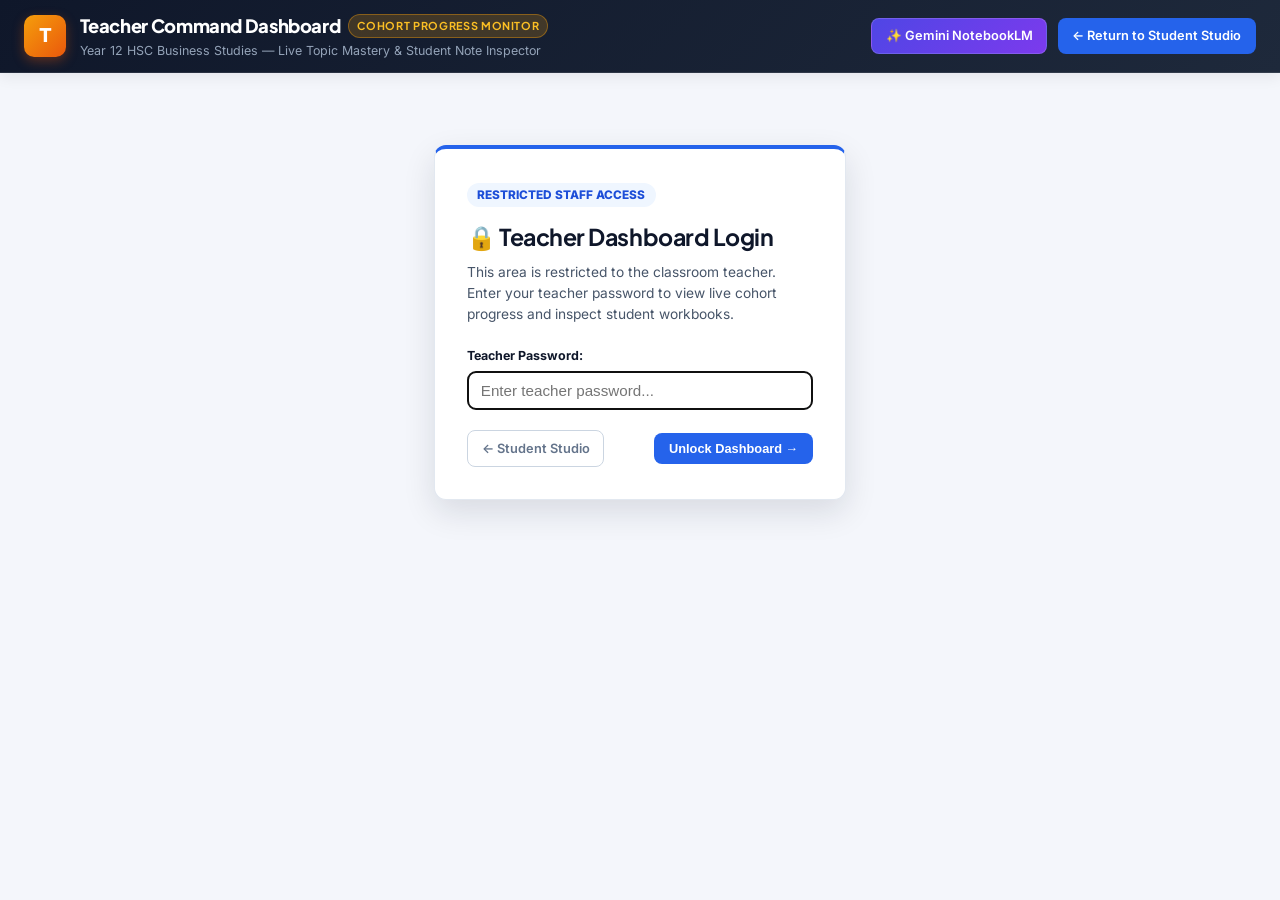
<file: teacher.html>
<!DOCTYPE html>
<html lang="en">
<head>
    <meta charset="UTF-8">
    <meta name="viewport" content="width=device-width, initial-scale=1.0">
    <title>Teacher Command Dashboard | Business Learn Studio</title>
    <link rel="stylesheet" href="style.css">
</head>
<body>

    <header class="studio-header">
        <div class="header-top-row">
            <div class="brand-group">
                <div class="brand-logo">T</div>
                <div class="brand-title">
                    <h1>
                        Teacher Command Dashboard
                        <span class="brand-badge">Cohort Progress Monitor</span>
                    </h1>
                    <div class="brand-subtitle">Year 12 HSC Business Studies — Live Topic Mastery &amp; Student Note Inspector</div>
                </div>
            </div>

            <div class="header-meta-actions">
                <a href="https://notebook.google.com/notebook/96479e04-bdd6-457b-9cea-a1b3624e895e" target="_blank" rel="noopener" class="btn-action btn-notebook">
                    ✨ Gemini NotebookLM
                </a>
                <button class="btn-action btn-sync" id="teacherRefreshBtn" style="display:none;" onclick="refreshCohortProgress()">
                    🔄 Refresh Cohort Data
                </button>
                <button class="btn-action btn-ghost" id="teacherLockBtn" style="display:none;" onclick="lockTeacherDashboard()">
                    🔒 Lock Teacher View
                </button>
                <a href="index.html" class="btn-action btn-word">
                    ← Return to Student Studio
                </a>
            </div>
        </div>
    </header>

    <!-- =====================================================================
         TEACHER PASSWORD LOCK SCREEN (SHOWN UNTIL AUTHENTICATED)
         ===================================================================== -->
    <section id="teacherAuthGate" style="max-width:460px;margin:4.5rem auto;padding:0 1.5rem;">
        <div class="sidebar-card" style="padding:2rem;box-shadow:var(--shadow-lg);border-top:4px solid #2563eb;">
            <div style="display:inline-block;background:#eff6ff;color:#1d4ed8;font-size:0.74rem;font-weight:800;padding:0.2rem 0.65rem;border-radius:999px;margin-bottom:0.75rem;text-transform:uppercase;">
                Restricted Staff Access
            </div>
            <h2 style="font-size:1.45rem;margin-bottom:0.4rem;">🔒 Teacher Dashboard Login</h2>
            <p style="font-size:0.86rem;color:var(--text-secondary);margin-bottom:1.25rem;">
                This area is restricted to the classroom teacher. Enter your teacher password to view live cohort progress and inspect student workbooks.
            </p>

            <label for="teacherPwField" style="font-size:0.78rem;font-weight:700;display:block;margin-bottom:0.35rem;">Teacher Password:</label>
            <input
                type="password"
                id="teacherPwField"
                placeholder="Enter teacher password..."
                style="width:100%;padding:0.65rem 0.8rem;border:1px solid var(--border-light);border-radius:8px;font-size:0.95rem;margin-bottom:0.75rem;"
                onkeydown="if(event.key==='Enter') verifyTeacherPassword()"
            >

            <div id="teacherAuthError" style="display:none;background:#fef2f2;border:1px solid #fecaca;color:#b91c1c;padding:0.55rem 0.75rem;border-radius:6px;font-size:0.82rem;margin-bottom:0.85rem;">
                ❌ Incorrect Teacher Password. Access is restricted to staff.
            </div>

            <div style="display:flex;justify-content:space-between;align-items:center;gap:0.5rem;margin-top:0.5rem;">
                <a href="index.html" class="btn-action btn-ghost" style="color:#64748b;border-color:#cbd5e1;">← Student Studio</a>
                <button class="btn-action btn-word" onclick="verifyTeacherPassword()">Unlock Dashboard →</button>
            </div>
        </div>
    </section>

    <!-- =====================================================================
         PROTECTED COHORT CONTENT (HIDDEN UNTIL UNLOCKED)
         ===================================================================== -->
    <main id="teacherProtectedMain" style="display:none;max-width:1380px;margin:2rem auto;padding:0 1.5rem;">
        <div class="topic-hero-banner" style="--topic-accent:#2563eb;">
            <div class="topic-hero-top">
                <div>
                    <span class="topic-code-tag" style="background:#2563eb;">YEAR 12 COHORT (19 STUDENTS)</span>
                    <h2 class="topic-hero-title" style="margin-top:0.35rem;">📊 HSC Business Studies Syllabus Mastery Matrix</h2>
                    <p class="topic-hero-desc">View live Google Sheets and local student progress across Operations, Marketing, Finance, and Human Resources. Click any student row to inspect or export their notes in Word (.doc) format.</p>
                </div>
            </div>
        </div>

        <div class="sidebar-card" style="overflow-x:auto;">
            <table width="100%" cellspacing="0" cellpadding="12" style="border-collapse:collapse;width:100%;font-size:0.9rem;">
                <thead>
                    <tr style="background:#0f172a;color:#fff;text-align:left;">
                        <th style="padding:0.85rem;border-radius:8px 0 0 0;">Student Name</th>
                        <th>⚙️ Operations</th>
                        <th>📣 Marketing</th>
                        <th>📊 Finance</th>
                        <th>👥 Human Resources</th>
                        <th>Total Syllabus Mastery</th>
                        <th>Last Updated</th>
                        <th style="border-radius:0 8px 0 0;">Actions</th>
                    </tr>
                </thead>
                <tbody id="cohortTableBody">
                    <!-- Rendered by teacher.js ONLY after password verification -->
                </tbody>
            </table>
        </div>
    </main>

    <script src="config.js"></script>
    <script src="syllabus_data.js"></script>
    <script src="teacher.js"></script>
</body>
</html>
</file>
<file: style.css>
/* =========================================================================
   BUSINESS LEARN STUDIO — EDITORIAL ACADEMIC DESIGN SYSTEM
   ========================================================================= */

@import url('https://fonts.googleapis.com/css2?family=Inter:wght@400;500;600;700;800&family=Plus+Jakarta+Sans:wght@600;700;800&family=JetBrains+Mono:wght@500;600&display=swap');

:root {
    --bg-main: #f4f6fb;
    --bg-card: #ffffff;
    --bg-subtle: #f8fafc;
    --bg-dark: #0f172a;
    --bg-dark-elevated: #1e293b;

    --text-primary: #0f172a;
    --text-secondary: #475569;
    --text-muted: #64748b;

    --border-light: #e2e8f0;
    --border-focus: #3b82f6;

    /* Topic Accents */
    --accent-ops: #ea580c;
    --accent-ops-soft: #fff7ed;
    --accent-mkt: #2563eb;
    --accent-mkt-soft: #eff6ff;
    --accent-fin: #059669;
    --accent-fin-soft: #ecfdf5;
    --accent-hr: #7c3aed;
    --accent-hr-soft: #f5f3ff;
    --accent-exam: #d97706;
    --accent-exam-soft: #fffbeb;

    /* Mastery Badges */
    --status-none-bg: #f1f5f9;
    --status-none-text: #475569;
    --status-review-bg: #fef3c7;
    --status-review-text: #b45309;
    --status-mastered-bg: #dcfce7;
    --status-mastered-text: #15803d;

    --shadow-sm: 0 1px 3px rgba(15, 23, 42, 0.06);
    --shadow-md: 0 4px 14px rgba(15, 23, 42, 0.07);
    --shadow-lg: 0 12px 32px rgba(15, 23, 42, 0.12);
    --radius-sm: 8px;
    --radius-md: 12px;
    --radius-lg: 16px;
}

* {
    box-sizing: border-box;
    margin: 0;
    padding: 0;
}

body {
    font-family: 'Inter', -apple-system, BlinkMacSystemFont, sans-serif;
    background-color: var(--bg-main);
    color: var(--text-primary);
    line-height: 1.55;
    -webkit-font-smoothing: antialiased;
}

h1, h2, h3, h4 {
    font-family: 'Plus Jakarta Sans', 'Inter', sans-serif;
    letter-spacing: -0.02em;
}

/* =========================================================================
   TOP COMMAND HEADER
   ========================================================================= */
.studio-header {
    position: sticky;
    top: 0;
    z-index: 100;
    background: linear-gradient(135deg, #0f172a 0%, #1e293b 100%);
    color: #ffffff;
    border-bottom: 1px solid rgba(255, 255, 255, 0.1);
    box-shadow: var(--shadow-md);
}

.header-top-row {
    max-width: 1480px;
    margin: 0 auto;
    padding: 0.75rem 1.5rem;
    display: flex;
    align-items: center;
    justify-content: space-between;
    gap: 1rem;
    flex-wrap: wrap;
}

.brand-group {
    display: flex;
    align-items: center;
    gap: 0.85rem;
}

.brand-logo {
    width: 42px;
    height: 42px;
    border-radius: 10px;
    background: linear-gradient(135deg, #f59e0b 0%, #ea580c 100%);
    display: flex;
    align-items: center;
    justify-content: center;
    font-weight: 800;
    font-size: 1.2rem;
    color: #fff;
    box-shadow: 0 4px 12px rgba(234, 88, 12, 0.35);
}

.brand-title h1 {
    font-size: 1.15rem;
    font-weight: 800;
    color: #fff;
    display: flex;
    align-items: center;
    gap: 0.5rem;
}

.brand-badge {
    font-size: 0.68rem;
    text-transform: uppercase;
    letter-spacing: 0.06em;
    background: rgba(245, 158, 11, 0.2);
    color: #fbbf24;
    border: 1px solid rgba(245, 158, 11, 0.4);
    padding: 0.15rem 0.5rem;
    border-radius: 999px;
    font-weight: 700;
}

.brand-subtitle {
    font-size: 0.78rem;
    color: #94a3b8;
}

/* Student & Progress Pill Bar */
.header-meta-actions {
    display: flex;
    align-items: center;
    gap: 0.65rem;
    flex-wrap: wrap;
}

.student-pill {
    display: flex;
    align-items: center;
    gap: 0.5rem;
    background: rgba(255, 255, 255, 0.08);
    border: 1px solid rgba(255, 255, 255, 0.14);
    padding: 0.35rem 0.75rem;
    border-radius: 999px;
    font-size: 0.82rem;
    color: #e2e8f0;
    cursor: pointer;
    transition: all 0.15s ease;
}

.student-pill:hover {
    background: rgba(255, 255, 255, 0.15);
}

.student-pill .dot-online {
    width: 8px;
    height: 8px;
    border-radius: 50%;
    background: #22c55e;
    box-shadow: 0 0 8px #22c55e;
}

.save-indicator {
    font-size: 0.75rem;
    color: #94a3b8;
    padding: 0.25rem 0.6rem;
    background: rgba(15, 23, 42, 0.5);
    border-radius: 6px;
    font-family: 'JetBrains Mono', monospace;
}

/* Action Buttons in Header */
.btn-action {
    display: inline-flex;
    align-items: center;
    gap: 0.4rem;
    padding: 0.45rem 0.85rem;
    border-radius: 8px;
    font-size: 0.8rem;
    font-weight: 600;
    border: 1px solid transparent;
    cursor: pointer;
    transition: all 0.15s ease;
    text-decoration: none;
    white-space: nowrap;
}

.btn-notebook {
    background: linear-gradient(135deg, #4f46e5 0%, #7c3aed 100%);
    color: #fff;
    border-color: rgba(255, 255, 255, 0.15);
}
.btn-notebook:hover {
    filter: brightness(1.1);
    transform: translateY(-1px);
}

.btn-word {
    background: #2563eb;
    color: #ffffff;
}
.btn-word:hover {
    background: #1d4ed8;
    transform: translateY(-1px);
}

.btn-pdf {
    background: rgba(255, 255, 255, 0.1);
    color: #f8fafc;
    border-color: rgba(255, 255, 255, 0.2);
}
.btn-pdf:hover {
    background: rgba(255, 255, 255, 0.18);
}

.btn-sync {
    background: #059669;
    color: #ffffff;
}
.btn-sync:hover {
    background: #047857;
}

.btn-ghost {
    background: transparent;
    color: #cbd5e1;
    border-color: rgba(255, 255, 255, 0.16);
}
.btn-ghost:hover {
    background: rgba(255, 255, 255, 0.1);
    color: #fff;
}

/* Topic Navigation Tabs Row */
.header-tabs-row {
    background: rgba(15, 23, 42, 0.65);
    border-top: 1px solid rgba(255, 255, 255, 0.07);
}

.header-tabs-inner {
    max-width: 1480px;
    margin: 0 auto;
    padding: 0 1.5rem;
    display: flex;
    align-items: center;
    justify-content: space-between;
    gap: 1rem;
    overflow-x: auto;
}

.topic-tabs {
    display: flex;
    align-items: center;
    gap: 0.25rem;
}

.topic-tab {
    display: flex;
    align-items: center;
    gap: 0.5rem;
    padding: 0.7rem 1.1rem;
    background: transparent;
    border: none;
    border-bottom: 3px solid transparent;
    color: #94a3b8;
    font-size: 0.86rem;
    font-weight: 600;
    cursor: pointer;
    transition: all 0.15s ease;
    white-space: nowrap;
}

.topic-tab:hover {
    color: #f8fafc;
    background: rgba(255, 255, 255, 0.04);
}

.topic-tab.active {
    color: #ffffff;
    background: rgba(255, 255, 255, 0.07);
}

.topic-tab[data-topic="operations"].active { border-bottom-color: var(--accent-ops); }
.topic-tab[data-topic="marketing"].active { border-bottom-color: var(--accent-mkt); }
.topic-tab[data-topic="finance"].active { border-bottom-color: var(--accent-fin); }
.topic-tab[data-topic="hr"].active { border-bottom-color: var(--accent-hr); }
.topic-tab[data-topic="media"].active { border-bottom-color: #38bdf8; }
.topic-tab[data-topic="exam"].active { border-bottom-color: var(--accent-exam); }

.tab-progress-pill {
    font-size: 0.7rem;
    padding: 0.1rem 0.45rem;
    border-radius: 999px;
    background: rgba(255, 255, 255, 0.12);
    color: #e2e8f0;
    font-family: 'JetBrains Mono', monospace;
}

/* Global Progress Bar in Tabs Row */
.overall-progress-box {
    display: flex;
    align-items: center;
    gap: 0.65rem;
    font-size: 0.78rem;
    color: #cbd5e1;
    padding: 0.4rem 0;
    white-space: nowrap;
}

.overall-bar-track {
    width: 120px;
    height: 8px;
    background: rgba(255, 255, 255, 0.14);
    border-radius: 999px;
    overflow: hidden;
}

.overall-bar-fill {
    height: 100%;
    background: linear-gradient(90deg, #22c55e, #10b981);
    width: 0%;
    transition: width 0.3s ease;
}

/* =========================================================================
   MAIN WORKSPACE LAYOUT (SIDEBAR + CONTENT)
   ========================================================================= */
.studio-layout {
    max-width: 1480px;
    margin: 1.5rem auto 3rem;
    padding: 0 1.5rem;
    display: grid;
    grid-template-columns: 300px 1fr;
    gap: 1.5rem;
    align-items: start;
}

@media (max-width: 1060px) {
    .studio-layout {
        grid-template-columns: 1fr;
    }
}

/* Left Sidebar: RIPS Navigator & Filter Controls */
.studio-sidebar {
    position: sticky;
    top: 124px;
    display: flex;
    flex-direction: column;
    gap: 1rem;
}

.sidebar-card {
    background: var(--bg-card);
    border: 1px solid var(--border-light);
    border-radius: var(--radius-md);
    padding: 1.15rem;
    box-shadow: var(--shadow-sm);
}

.sidebar-card h3 {
    font-size: 0.82rem;
    text-transform: uppercase;
    letter-spacing: 0.06em;
    color: var(--text-muted);
    margin-bottom: 0.75rem;
    display: flex;
    align-items: center;
    justify-content: space-between;
}

.rips-nav-list {
    display: flex;
    flex-direction: column;
    gap: 0.4rem;
}

.rips-nav-btn {
    display: flex;
    align-items: center;
    justify-content: space-between;
    width: 100%;
    text-align: left;
    padding: 0.6rem 0.75rem;
    border-radius: 8px;
    border: 1px solid var(--border-light);
    background: var(--bg-subtle);
    color: var(--text-primary);
    font-size: 0.84rem;
    font-weight: 600;
    cursor: pointer;
    transition: all 0.15s ease;
}

.rips-nav-btn:hover {
    border-color: #94a3b8;
    background: #f1f5f9;
}

.rips-nav-btn.active {
    background: #0f172a;
    color: #ffffff;
    border-color: #0f172a;
}

.rips-letter {
    display: inline-flex;
    align-items: center;
    justify-content: center;
    width: 24px;
    height: 24px;
    border-radius: 6px;
    font-size: 0.75rem;
    font-weight: 800;
    background: rgba(15, 23, 42, 0.08);
    margin-right: 0.5rem;
}

.rips-nav-btn.active .rips-letter {
    background: rgba(255, 255, 255, 0.2);
    color: #fff;
}

/* Search & Mastery Filters */
.search-input-wrap {
    position: relative;
    margin-bottom: 0.75rem;
}

.search-input {
    width: 100%;
    padding: 0.55rem 0.75rem 0.55rem 2.1rem;
    border: 1px solid var(--border-light);
    border-radius: 8px;
    font-size: 0.85rem;
    font-family: inherit;
    background: var(--bg-subtle);
}

.search-input:focus {
    outline: none;
    border-color: var(--border-focus);
    background: #fff;
}

.search-icon {
    position: absolute;
    left: 0.65rem;
    top: 50%;
    transform: translateY(-50%);
    font-size: 0.85rem;
    color: var(--text-muted);
}

.filter-pills {
    display: grid;
    grid-template-columns: 1fr 1fr;
    gap: 0.4rem;
}

.filter-pill {
    padding: 0.4rem 0.5rem;
    font-size: 0.76rem;
    font-weight: 600;
    border: 1px solid var(--border-light);
    background: var(--bg-subtle);
    border-radius: 6px;
    cursor: pointer;
    text-align: center;
    color: var(--text-secondary);
}

.filter-pill.active {
    background: #0f172a;
    color: #fff;
    border-color: #0f172a;
}

/* Export & Backup Sidebar Panel */
.export-stack {
    display: flex;
    flex-direction: column;
    gap: 0.5rem;
}

.btn-sidebar-export {
    width: 100%;
    padding: 0.58rem 0.8rem;
    border-radius: 8px;
    font-size: 0.82rem;
    font-weight: 600;
    border: 1px solid var(--border-light);
    background: var(--bg-subtle);
    color: var(--text-primary);
    cursor: pointer;
    display: flex;
    align-items: center;
    justify-content: space-between;
    transition: all 0.15s ease;
}

.btn-sidebar-export:hover {
    background: #eff6ff;
    border-color: #93c5fd;
    color: #1d4ed8;
}

.btn-sidebar-export.primary-word {
    background: #eff6ff;
    border-color: #bfdbfe;
    color: #1d4ed8;
}
.btn-sidebar-export.primary-word:hover {
    background: #dbeafe;
}

/* =========================================================================
   TOPIC BANNER & MULTIMEDIA RESOURCE STRIP
   ========================================================================= */
.topic-hero-banner {
    background: var(--bg-card);
    border: 1px solid var(--border-light);
    border-radius: var(--radius-lg);
    padding: 1.5rem;
    margin-bottom: 1.5rem;
    box-shadow: var(--shadow-sm);
    position: relative;
    overflow: hidden;
}

.topic-hero-banner::before {
    content: '';
    position: absolute;
    left: 0;
    top: 0;
    bottom: 0;
    width: 6px;
    background: var(--topic-accent, #2563eb);
}

.topic-hero-top {
    display: flex;
    align-items: flex-start;
    justify-content: space-between;
    gap: 1rem;
    flex-wrap: wrap;
    margin-bottom: 1rem;
}

.topic-badge-row {
    display: flex;
    align-items: center;
    gap: 0.5rem;
    margin-bottom: 0.35rem;
}

.topic-code-tag {
    font-size: 0.72rem;
    font-weight: 800;
    text-transform: uppercase;
    letter-spacing: 0.06em;
    padding: 0.2rem 0.55rem;
    border-radius: 6px;
    background: var(--bg-dark);
    color: #fff;
}

.topic-weight-tag {
    font-size: 0.75rem;
    font-weight: 600;
    color: var(--text-muted);
    background: var(--bg-subtle);
    padding: 0.2rem 0.55rem;
    border-radius: 6px;
    border: 1px solid var(--border-light);
}

.topic-hero-title {
    font-size: 1.6rem;
    font-weight: 800;
    color: var(--text-primary);
}

.topic-hero-desc {
    font-size: 0.92rem;
    color: var(--text-secondary);
    max-width: 820px;
    margin-top: 0.25rem;
}

/* Topic Media Shelf */
.topic-media-shelf {
    margin-top: 1.1rem;
    padding-top: 1.1rem;
    border-top: 1px solid var(--border-light);
}

.media-shelf-title {
    font-size: 0.78rem;
    font-weight: 700;
    text-transform: uppercase;
    letter-spacing: 0.05em;
    color: var(--text-muted);
    margin-bottom: 0.65rem;
    display: flex;
    align-items: center;
    justify-content: space-between;
}

.media-chips-row {
    display: flex;
    flex-wrap: wrap;
    gap: 0.55rem;
}

.media-chip {
    display: inline-flex;
    align-items: center;
    gap: 0.45rem;
    padding: 0.45rem 0.8rem;
    border-radius: 8px;
    font-size: 0.8rem;
    font-weight: 600;
    cursor: pointer;
    border: 1px solid var(--border-light);
    background: var(--bg-subtle);
    color: var(--text-primary);
    text-decoration: none;
    transition: all 0.15s ease;
}

.media-chip:hover {
    transform: translateY(-1px);
    box-shadow: var(--shadow-sm);
}

.media-chip.chip-video {
    background: #fef2f2;
    border-color: #fecaca;
    color: #b91c1c;
}
.media-chip.chip-video:hover { background: #fee2e2; }

.media-chip.chip-infographic {
    background: #eff6ff;
    border-color: #bfdbfe;
    color: #1d4ed8;
}
.media-chip.chip-infographic:hover { background: #dbeafe; }

.media-chip.chip-pdf {
    background: #ecfdf5;
    border-color: #a7f3d0;
    color: #047857;
}
.media-chip.chip-pdf:hover { background: #d1fae5; }

.media-chip.chip-notebook {
    background: #f5f3ff;
    border-color: #ddd6fe;
    color: #6d28d9;
}

/* =========================================================================
   RIPS SECTION BLOCK & SYLLABUS DOT-POINT CARDS
   ========================================================================= */
.rips-section-block {
    margin-bottom: 2.25rem;
}

.rips-section-header {
    background: linear-gradient(135deg, #0f172a 0%, #1e293b 100%);
    color: #ffffff;
    padding: 1.1rem 1.4rem;
    border-radius: var(--radius-md);
    margin-bottom: 1rem;
    display: flex;
    align-items: center;
    justify-content: space-between;
    gap: 1rem;
    flex-wrap: wrap;
    box-shadow: var(--shadow-sm);
}

.rips-header-left {
    display: flex;
    align-items: center;
    gap: 0.9rem;
}

.rips-badge-large {
    width: 42px;
    height: 42px;
    border-radius: 10px;
    background: rgba(255, 255, 255, 0.14);
    display: flex;
    align-items: center;
    justify-content: center;
    font-size: 1.2rem;
    font-weight: 800;
    color: #fbbf24;
    border: 1px solid rgba(255, 255, 255, 0.2);
}

.rips-section-header h2 {
    font-size: 1.15rem;
    font-weight: 700;
    color: #fff;
}

.rips-section-header p {
    font-size: 0.82rem;
    color: #cbd5e1;
}

.rips-header-media {
    display: flex;
    align-items: center;
    gap: 0.5rem;
    flex-wrap: wrap;
}

/* Dot Point Card */
.dotpoint-card {
    background: var(--bg-card);
    border: 1px solid var(--border-light);
    border-radius: var(--radius-md);
    padding: 1.35rem;
    margin-bottom: 1.1rem;
    box-shadow: var(--shadow-sm);
    transition: border-color 0.2s ease, box-shadow 0.2s ease;
}

.dotpoint-card:hover {
    border-color: #cbd5e1;
    box-shadow: var(--shadow-md);
}

.dotpoint-card.mastery-mastered {
    border-left: 5px solid #16a34a;
}

.dotpoint-card.mastery-review {
    border-left: 5px solid #d97706;
}

.dotpoint-card.mastery-none {
    border-left: 5px solid #cbd5e1;
}

.dotpoint-top {
    display: flex;
    align-items: flex-start;
    justify-content: space-between;
    gap: 1rem;
    margin-bottom: 0.85rem;
    flex-wrap: wrap;
}

.dotpoint-title-wrap {
    flex: 1;
    min-width: 260px;
}

.dotpoint-code {
    display: inline-block;
    font-family: 'JetBrains Mono', monospace;
    font-size: 0.74rem;
    font-weight: 700;
    background: #f1f5f9;
    color: #334155;
    padding: 0.15rem 0.5rem;
    border-radius: 5px;
    margin-bottom: 0.35rem;
}

.dotpoint-title {
    font-size: 1.05rem;
    font-weight: 700;
    color: var(--text-primary);
}

/* Mastery Selector Group */
.mastery-selector {
    display: inline-flex;
    background: var(--bg-subtle);
    border: 1px solid var(--border-light);
    border-radius: 8px;
    padding: 0.2rem;
    gap: 0.2rem;
}

.mastery-btn {
    border: none;
    background: transparent;
    padding: 0.32rem 0.65rem;
    border-radius: 6px;
    font-size: 0.74rem;
    font-weight: 600;
    color: var(--text-muted);
    cursor: pointer;
    transition: all 0.15s ease;
}

.mastery-btn:hover {
    color: var(--text-primary);
}

.mastery-btn.active[data-status="none"] {
    background: #e2e8f0;
    color: #1e293b;
}

.mastery-btn.active[data-status="review"] {
    background: #fef3c7;
    color: #b45309;
}

.mastery-btn.active[data-status="mastered"] {
    background: #dcfce7;
    color: #15803d;
}

/* Official NESA Sub-Points Scope Box */
.subpoints-box {
    background: var(--bg-subtle);
    border: 1px solid var(--border-light);
    border-radius: 8px;
    padding: 0.75rem 1rem;
    margin-bottom: 1rem;
}

.subpoints-label {
    font-size: 0.72rem;
    font-weight: 700;
    text-transform: uppercase;
    letter-spacing: 0.05em;
    color: var(--text-muted);
    margin-bottom: 0.35rem;
}

.subpoints-list {
    margin-left: 1.1rem;
    font-size: 0.84rem;
    color: var(--text-secondary);
}

.subpoints-list li {
    margin-bottom: 0.2rem;
}

/* Key Terms Chips */
.keyterms-bar {
    display: flex;
    align-items: center;
    flex-wrap: wrap;
    gap: 0.35rem;
    margin-bottom: 1rem;
}

.keyterms-title {
    font-size: 0.74rem;
    font-weight: 700;
    color: var(--text-muted);
    margin-right: 0.25rem;
}

.keyterm-pill {
    font-size: 0.73rem;
    font-weight: 600;
    padding: 0.15rem 0.55rem;
    border-radius: 999px;
    background: #f1f5f9;
    color: #475569;
    border: 1px solid #e2e8f0;
    cursor: pointer;
    transition: all 0.15s ease;
}

.keyterm-pill:hover {
    background: #e2e8f0;
}

.keyterm-pill.used {
    background: #dcfce7;
    color: #166534;
    border-color: #86efac;
}

/* 2-Column Note Grid (Part 1: Theory | Part 2: Case Study) */
.note-columns-grid {
    display: grid;
    grid-template-columns: 1fr 1fr;
    gap: 1rem;
}

@media (max-width: 820px) {
    .note-columns-grid {
        grid-template-columns: 1fr;
    }
}

.note-column {
    display: flex;
    flex-direction: column;
    background: #fcfdff;
    border: 1px solid var(--border-light);
    border-radius: 10px;
    padding: 0.9rem;
}

.note-column.case-column {
    background: #fffdf9;
    border-color: #fde68a;
}

.note-col-header {
    display: flex;
    align-items: center;
    justify-content: space-between;
    gap: 0.5rem;
    margin-bottom: 0.4rem;
}

.note-col-title {
    font-size: 0.83rem;
    font-weight: 700;
    color: var(--text-primary);
    display: flex;
    align-items: center;
    gap: 0.4rem;
}

.word-count-badge {
    font-family: 'JetBrains Mono', monospace;
    font-size: 0.72rem;
    color: var(--text-muted);
}

.note-prompt-hint {
    font-size: 0.78rem;
    color: var(--text-secondary);
    margin-bottom: 0.6rem;
    line-height: 1.45;
}

.note-textarea {
    width: 100%;
    min-height: 135px;
    padding: 0.7rem;
    border: 1px solid var(--border-light);
    border-radius: 8px;
    font-family: 'Inter', sans-serif;
    font-size: 0.88rem;
    line-height: 1.55;
    color: var(--text-primary);
    resize: vertical;
    background: #ffffff;
    transition: border-color 0.15s ease, box-shadow 0.15s ease;
}

.note-textarea:focus {
    outline: none;
    border-color: var(--border-focus);
    box-shadow: 0 0 0 3px rgba(59, 130, 246, 0.12);
}

.exemplar-chip-bar {
    margin-top: 0.55rem;
    display: flex;
    align-items: flex-start;
    justify-content: space-between;
    gap: 0.5rem;
    background: #fef9c3;
    border: 1px solid #fde047;
    padding: 0.45rem 0.65rem;
    border-radius: 6px;
    font-size: 0.76rem;
    color: #854d0e;
}

.btn-insert-exemplar {
    border: none;
    background: #ca8a04;
    color: #fff;
    font-size: 0.7rem;
    font-weight: 700;
    padding: 0.22rem 0.5rem;
    border-radius: 4px;
    cursor: pointer;
    white-space: nowrap;
}
.btn-insert-exemplar:hover {
    background: #a16207;
}

/* =========================================================================
   FINANCE INTERACTIVE RATIO LAB
   ========================================================================= */
.ratio-lab-card {
    background: var(--bg-card);
    border: 2px solid #10b981;
    border-radius: var(--radius-lg);
    padding: 1.5rem;
    margin-top: 1.5rem;
    box-shadow: var(--shadow-md);
}

.ratio-grid {
    display: grid;
    grid-template-columns: repeat(auto-fit, minmax(280px, 1fr));
    gap: 1rem;
    margin-top: 1rem;
}

.ratio-calc-box {
    background: var(--bg-subtle);
    border: 1px solid var(--border-light);
    border-radius: 10px;
    padding: 1rem;
}

.ratio-calc-box h4 {
    font-size: 0.92rem;
    margin-bottom: 0.25rem;
    color: #065f46;
}

.ratio-formula-tag {
    font-family: 'JetBrains Mono', monospace;
    font-size: 0.75rem;
    color: #047857;
    background: #d1fae5;
    padding: 0.2rem 0.5rem;
    border-radius: 4px;
    display: inline-block;
    margin-bottom: 0.65rem;
}

.ratio-inputs-row {
    display: grid;
    grid-template-columns: 1fr 1fr;
    gap: 0.5rem;
    margin-bottom: 0.6rem;
}

.ratio-inputs-row label {
    font-size: 0.73rem;
    font-weight: 600;
    color: var(--text-secondary);
    display: block;
    margin-bottom: 0.2rem;
}

.ratio-inputs-row input {
    width: 100%;
    padding: 0.4rem 0.55rem;
    border: 1px solid var(--border-light);
    border-radius: 6px;
    font-family: 'JetBrains Mono', monospace;
    font-size: 0.84rem;
}

.ratio-output-banner {
    background: #ffffff;
    border: 1px solid #a7f3d0;
    border-radius: 6px;
    padding: 0.5rem 0.65rem;
    font-size: 0.8rem;
    font-weight: 600;
    color: #065f46;
}

/* =========================================================================
   MEDIA STUDIO & EXAM WRITING STUDIO VIEWS
   ========================================================================= */
.media-gallery-grid {
    display: grid;
    grid-template-columns: repeat(auto-fill, minmax(320px, 1fr));
    gap: 1.15rem;
    margin-top: 1rem;
}

.media-card {
    background: var(--bg-card);
    border: 1px solid var(--border-light);
    border-radius: var(--radius-md);
    overflow: hidden;
    box-shadow: var(--shadow-sm);
    display: flex;
    flex-direction: column;
    justify-content: space-between;
}

.media-card-body {
    padding: 1.1rem;
}

.media-card-badge {
    font-size: 0.7rem;
    font-weight: 700;
    text-transform: uppercase;
    padding: 0.18rem 0.55rem;
    border-radius: 999px;
    background: #eff6ff;
    color: #1d4ed8;
    display: inline-block;
    margin-bottom: 0.5rem;
}

.media-card h4 {
    font-size: 0.98rem;
    margin-bottom: 0.35rem;
}

.media-card p {
    font-size: 0.82rem;
    color: var(--text-secondary);
}

.media-card-footer {
    padding: 0.75rem 1.1rem;
    background: var(--bg-subtle);
    border-top: 1px solid var(--border-light);
    display: flex;
    align-items: center;
    justify-content: space-between;
}

.infographic-thumb {
    width: 100%;
    height: 180px;
    object-fit: cover;
    border-bottom: 1px solid var(--border-light);
    cursor: pointer;
}

/* =========================================================================
   MODALS (VIDEO PLAYER, INFOGRAPHIC LIGHTBOX, STUDENT LOGIN)
   ========================================================================= */
.modal-backdrop {
    position: fixed;
    inset: 0;
    background: rgba(15, 23, 42, 0.78);
    backdrop-filter: blur(4px);
    z-index: 500;
    display: none;
    align-items: center;
    justify-content: center;
    padding: 1.5rem;
}

.modal-backdrop.open {
    display: flex;
}

.modal-dialog {
    background: var(--bg-card);
    border-radius: var(--radius-lg);
    max-width: 960px;
    width: 100%;
    max-height: 90vh;
    overflow-y: auto;
    box-shadow: var(--shadow-lg);
    border: 1px solid rgba(255, 255, 255, 0.15);
}

.modal-header {
    padding: 1rem 1.35rem;
    background: #0f172a;
    color: #ffffff;
    display: flex;
    align-items: center;
    justify-content: space-between;
}

.modal-header h3 {
    font-size: 1rem;
    font-weight: 700;
}

.modal-close-btn {
    background: rgba(255, 255, 255, 0.12);
    border: none;
    color: #fff;
    width: 32px;
    height: 32px;
    border-radius: 8px;
    cursor: pointer;
    font-size: 1rem;
}

.modal-body {
    padding: 1.25rem;
}

.modal-video-player {
    width: 100%;
    max-height: 70vh;
    background: #000;
    border-radius: 8px;
}

.modal-infographic-img {
    width: 100%;
    height: auto;
    border-radius: 8px;
}

/* Toast Notification */
.studio-toast {
    position: fixed;
    bottom: 1.5rem;
    right: 1.5rem;
    background: #0f172a;
    color: #ffffff;
    padding: 0.75rem 1.15rem;
    border-radius: 10px;
    font-size: 0.85rem;
    font-weight: 600;
    box-shadow: var(--shadow-lg);
    z-index: 600;
    opacity: 0;
    transform: translateY(12px);
    pointer-events: none;
    transition: all 0.25s ease;
}

.studio-toast.show {
    opacity: 1;
    transform: translateY(0);
}
</file>
